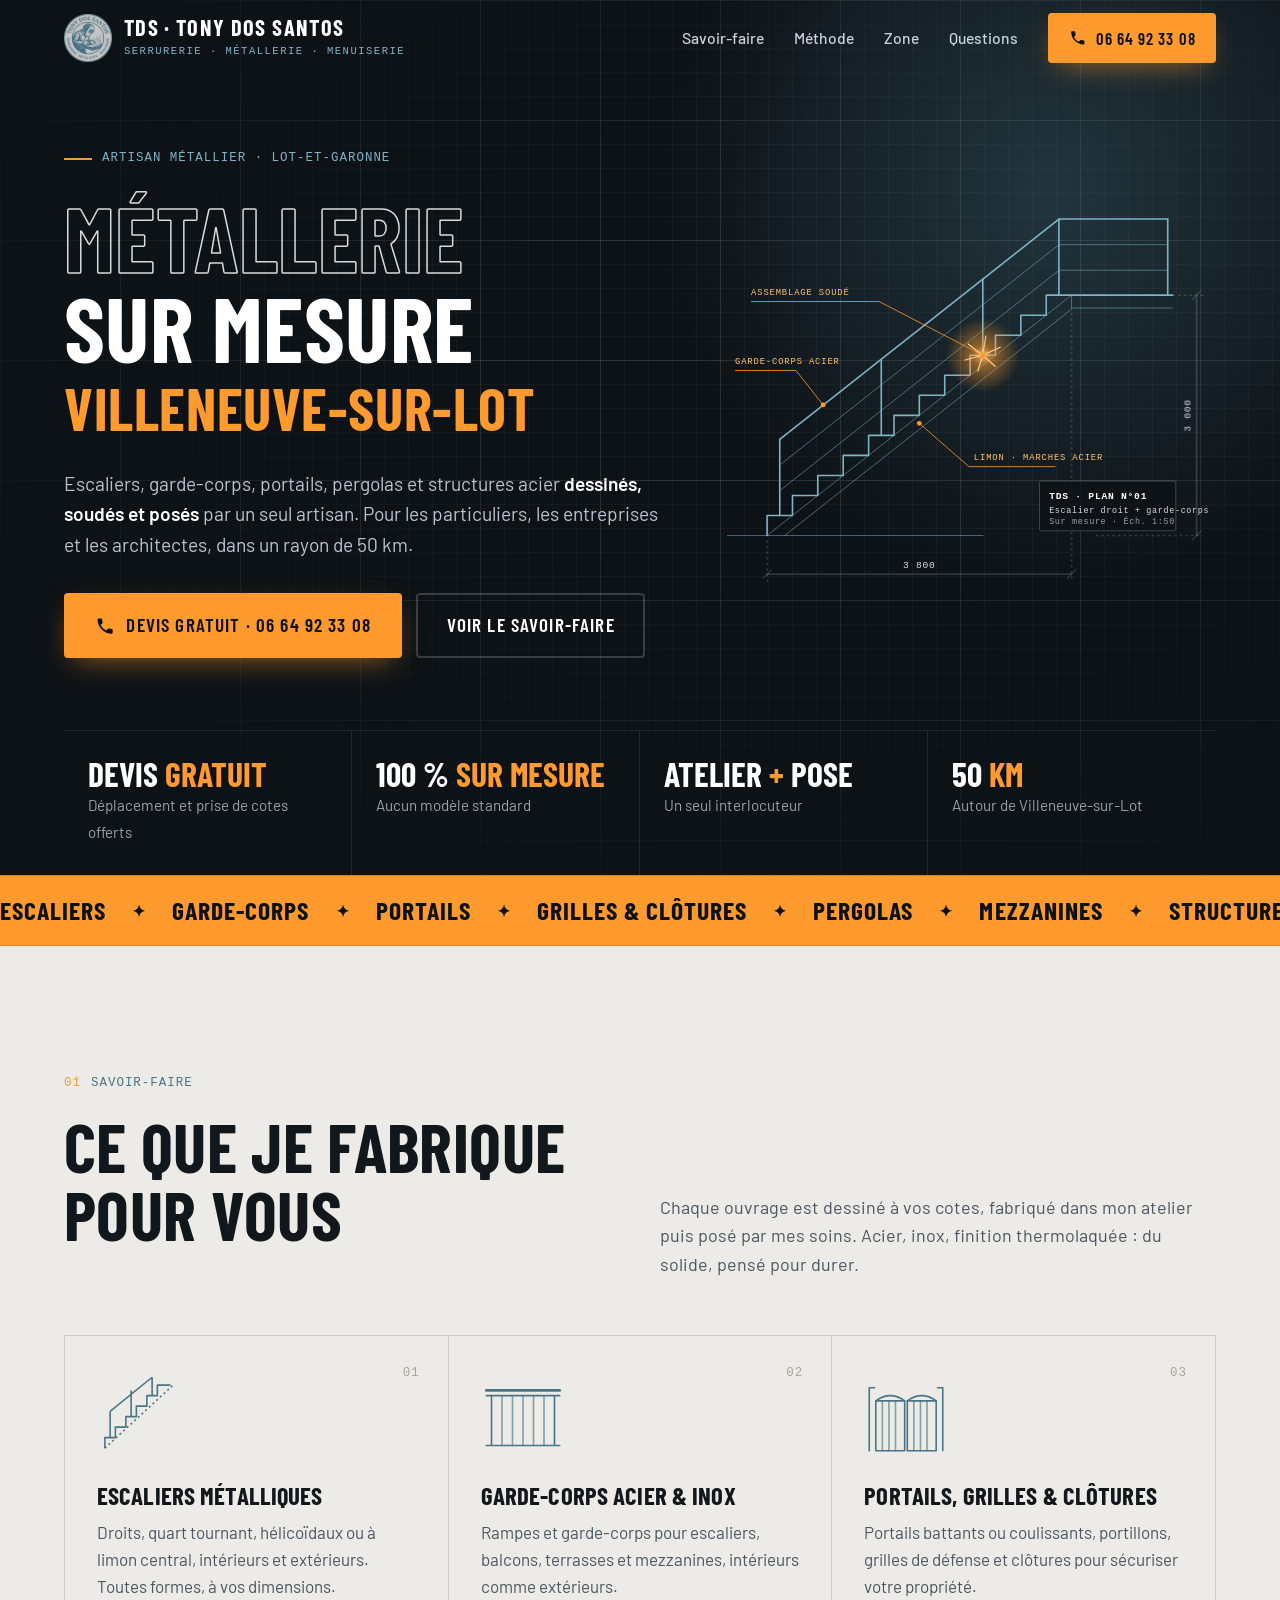
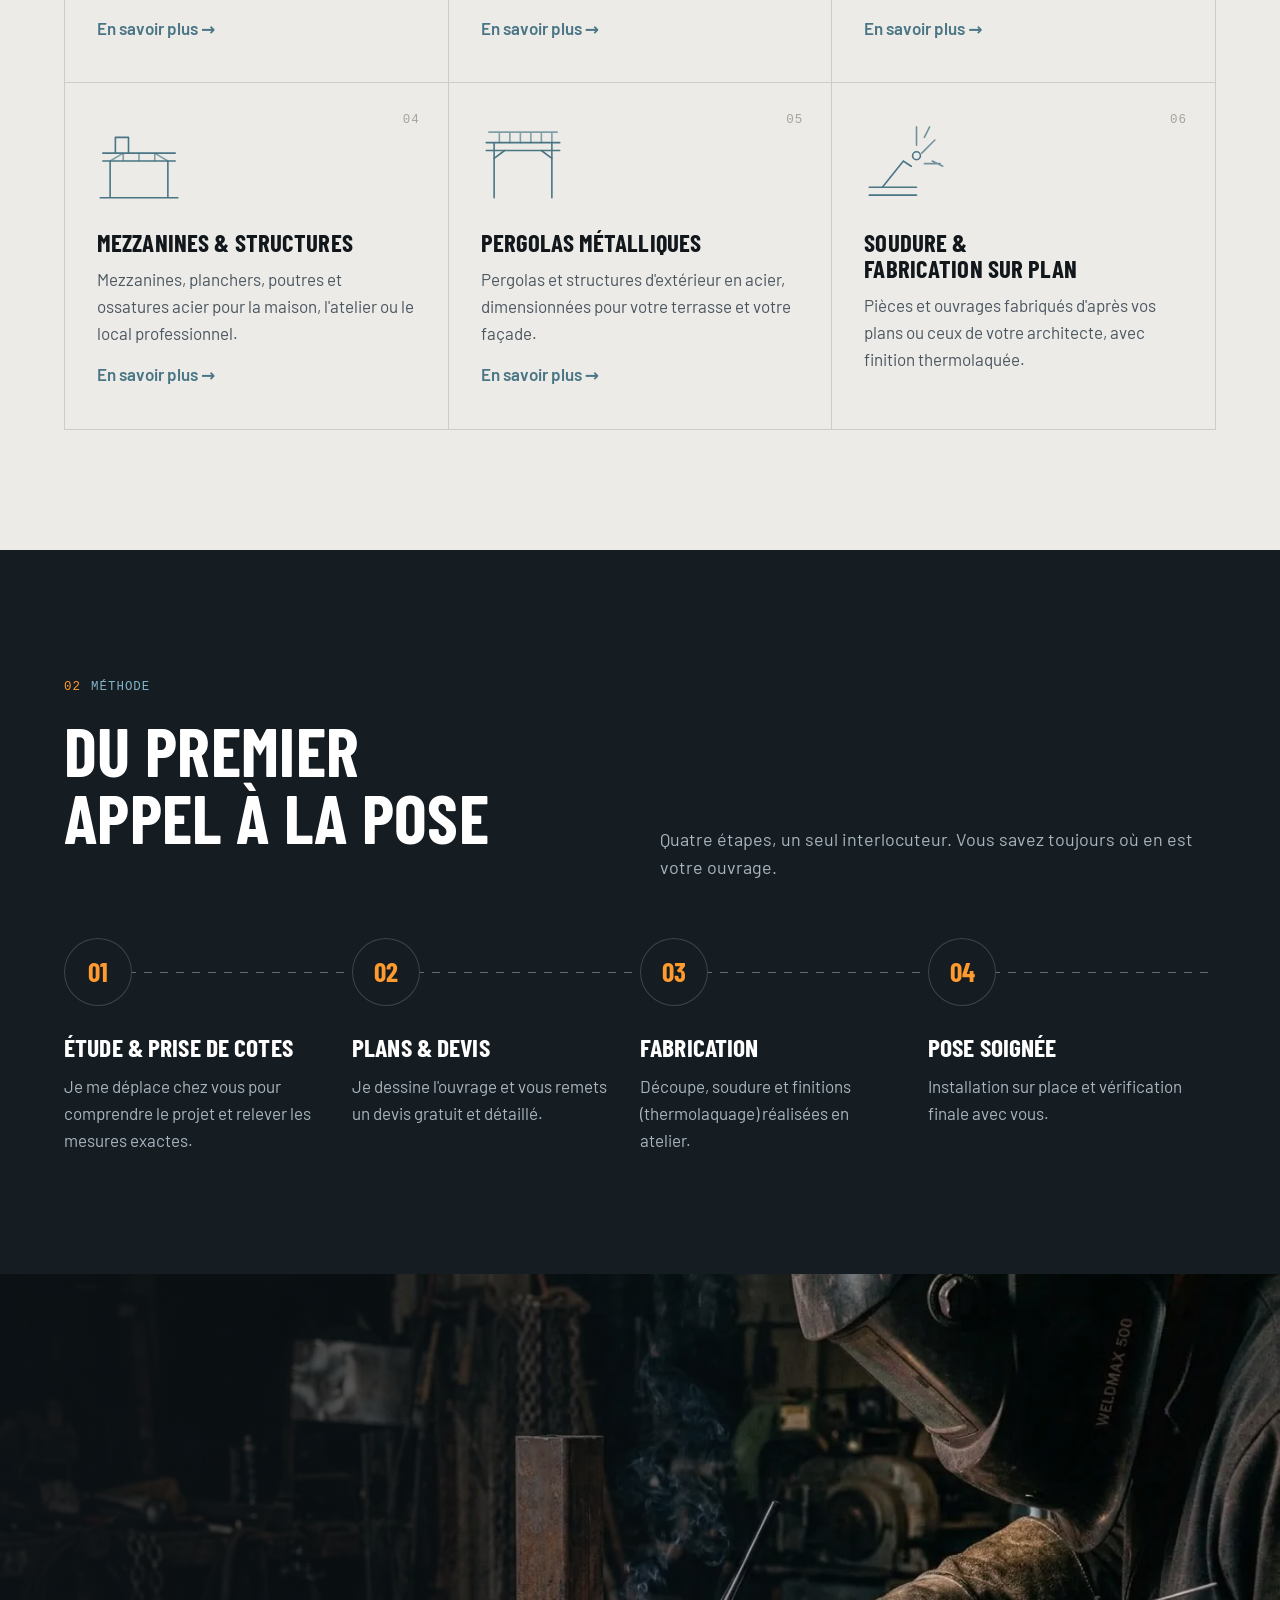
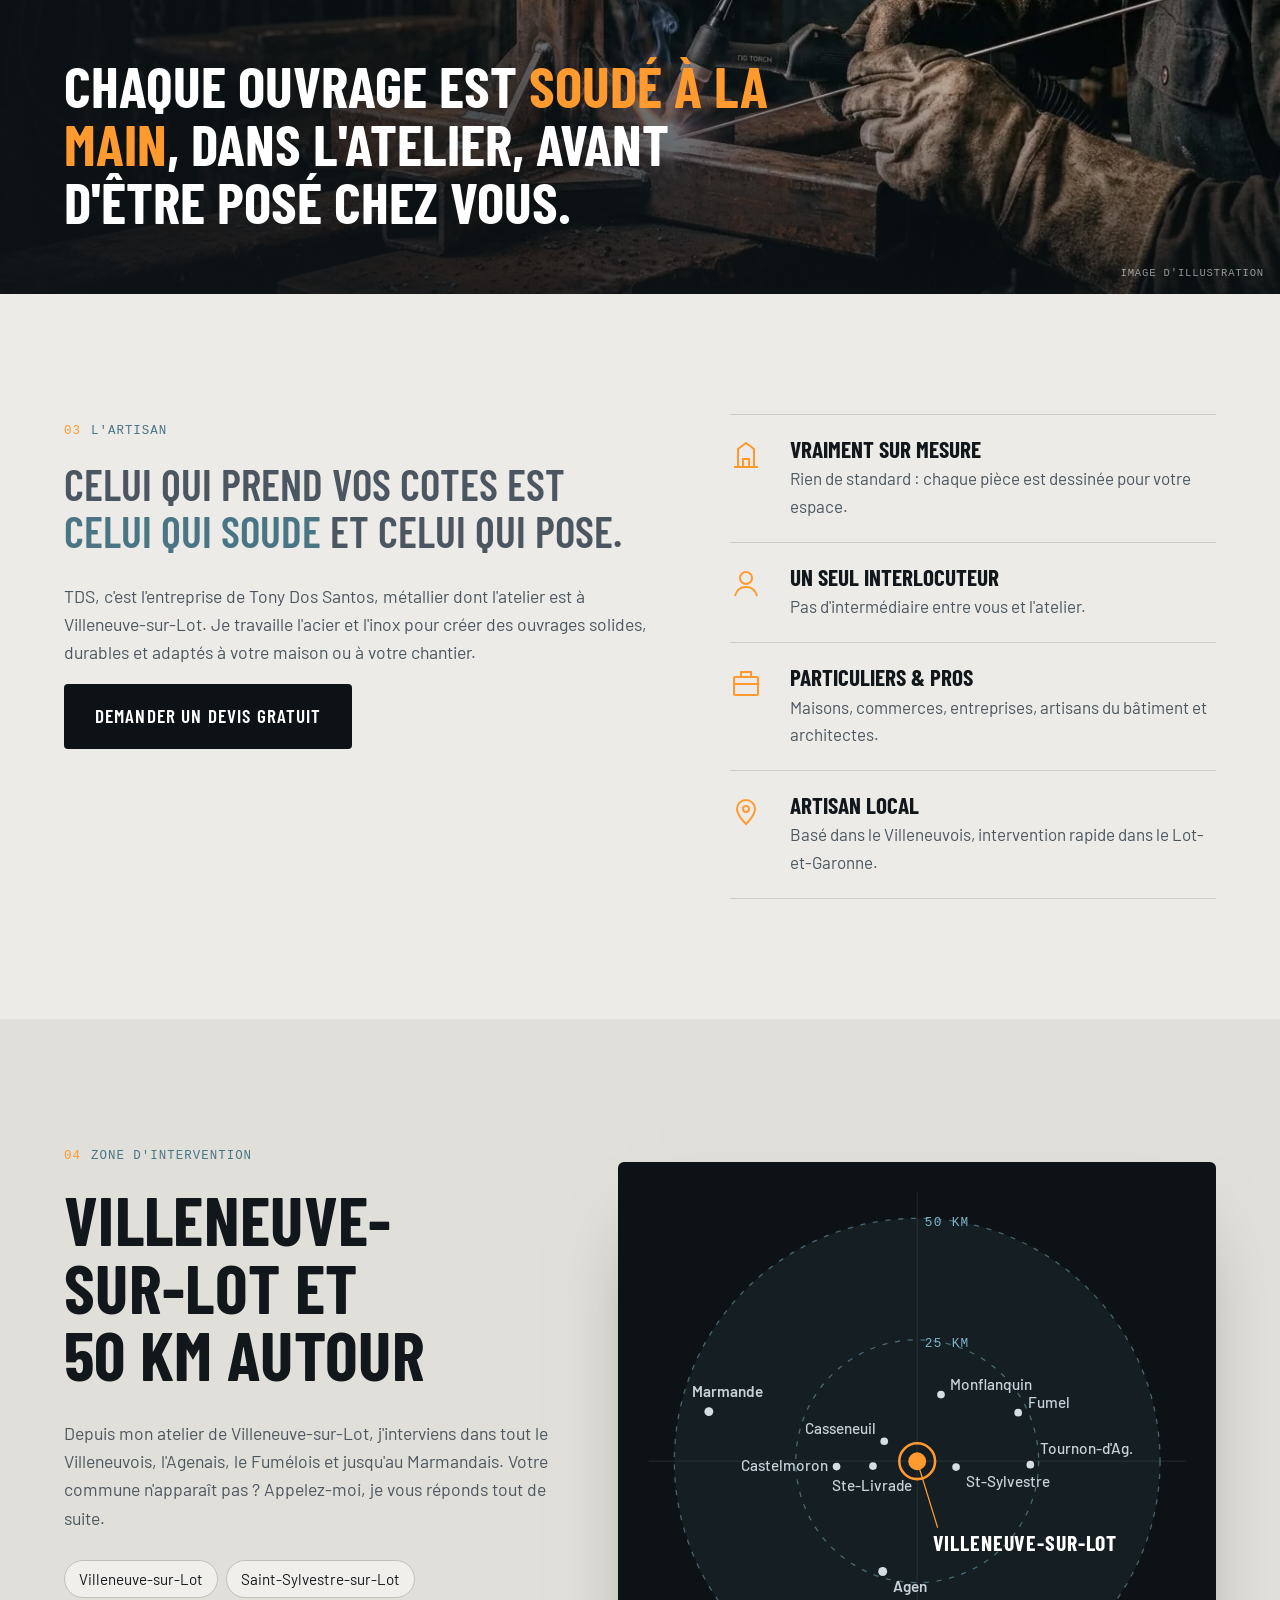
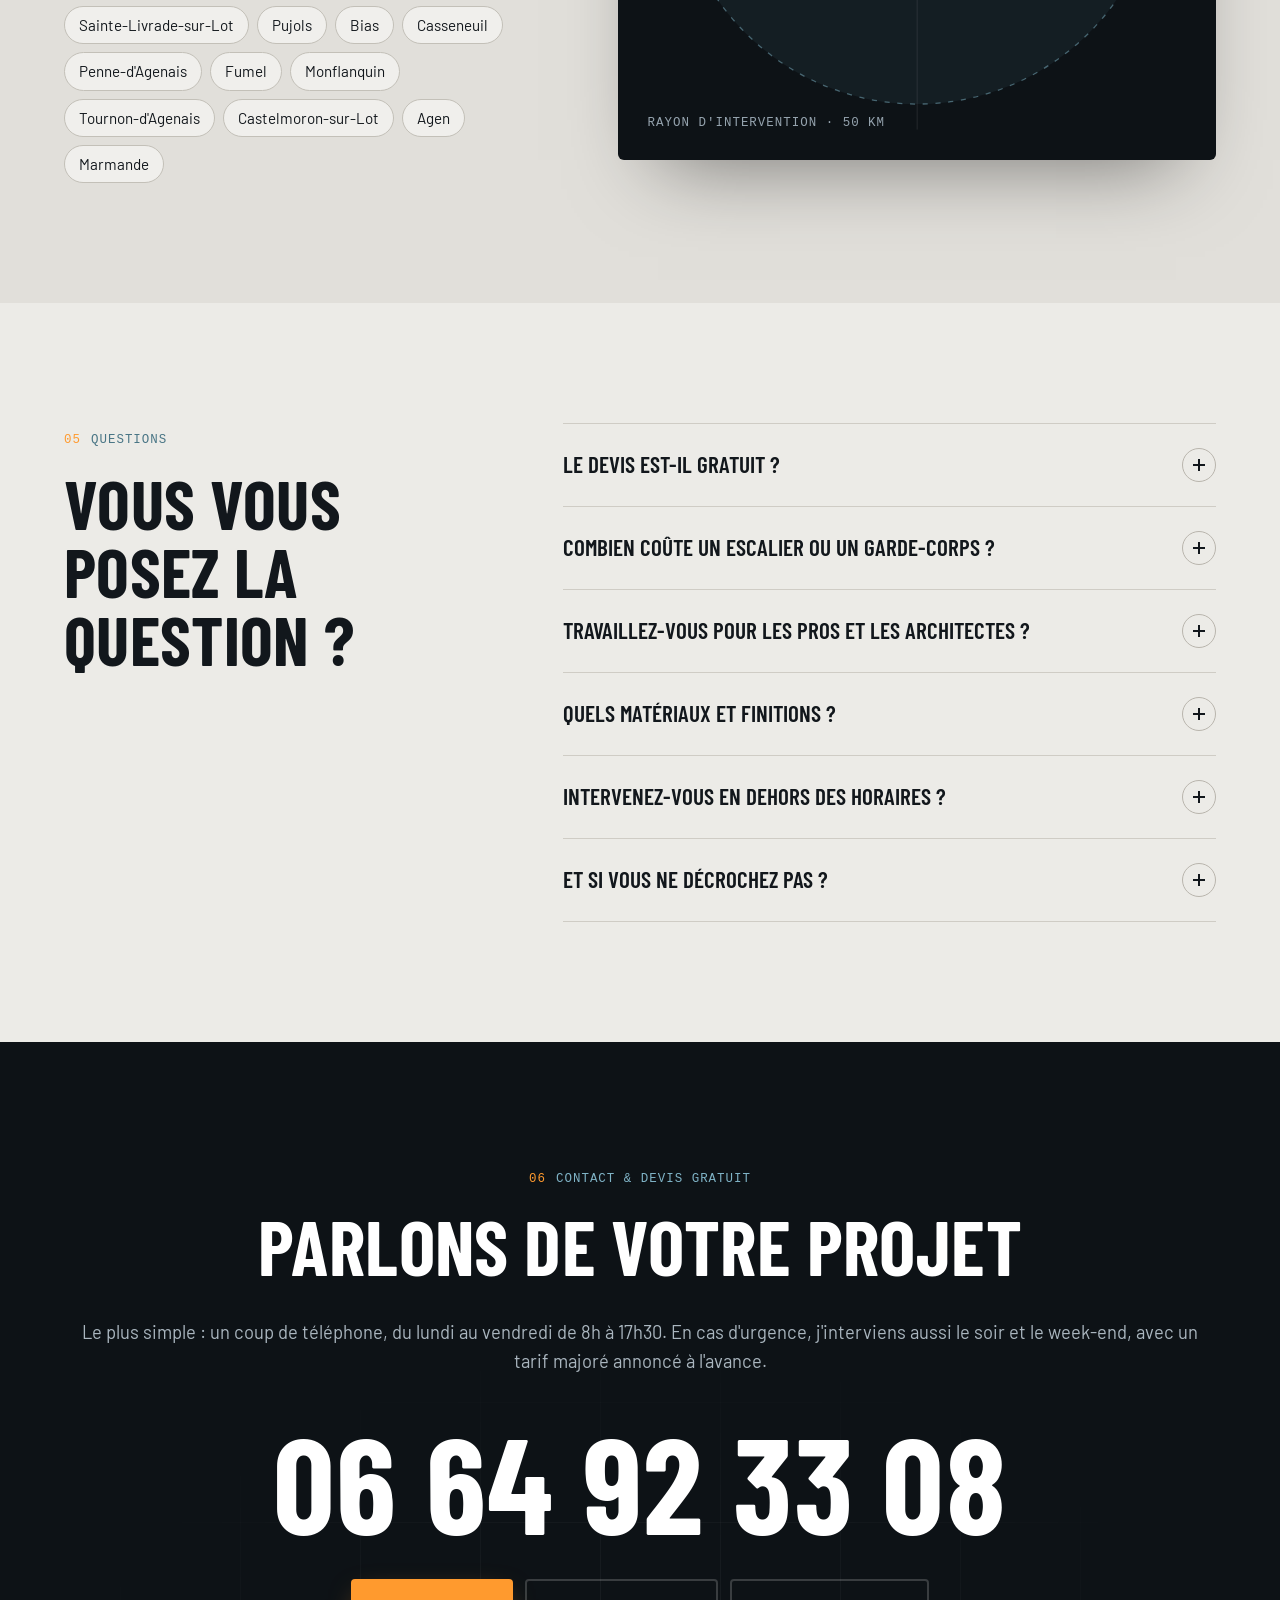
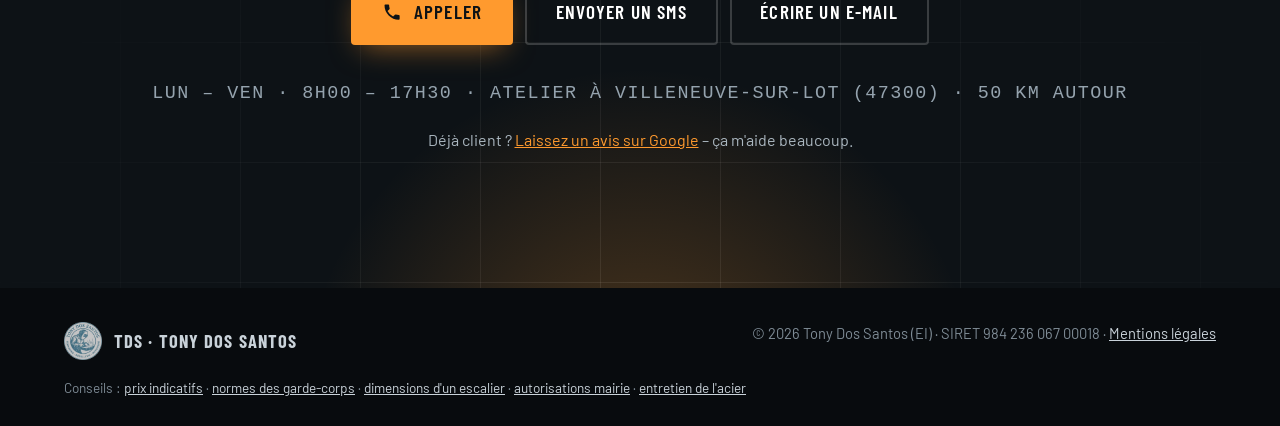
<file: index.html>
<!DOCTYPE html>
<html lang="fr" class="no-js">
<head>
  <meta charset="utf-8">
  <meta name="viewport" content="width=device-width, initial-scale=1">
  <title>Métallier serrurier à Villeneuve-sur-Lot | TDS – Tony Dos Santos</title>
  <meta name="description" content="Métallerie, serrurerie et menuiserie métallique sur mesure à Villeneuve-sur-Lot et 50 km autour : escaliers, garde-corps acier/inox, portails, pergolas, mezzanines. Devis gratuit au 06 64 92 33 08.">
  <link rel="canonical" href="https://tdsserrurie.github.io/">
  <meta name="theme-color" content="#0d1216">

  <meta property="og:type" content="website">
  <meta property="og:locale" content="fr_FR">
  <meta property="og:site_name" content="TDS – Tony Dos Santos">
  <meta property="og:title" content="TDS – Métallier serrurier à Villeneuve-sur-Lot">
  <meta property="og:description" content="Escaliers, garde-corps, portails, pergolas et structures acier sur mesure. Devis gratuit : 06 64 92 33 08.">
  <meta property="og:url" content="https://tdsserrurie.github.io/">
  <meta property="og:image" content="https://tdsserrurie.github.io/img/og-image.jpg">
  <meta property="og:image:width" content="1200">
  <meta property="og:image:height" content="630">

  <link rel="icon" href="favicon.ico" sizes="any">
  <link rel="icon" href="favicon-32.png" type="image/png" sizes="32x32">
  <link rel="apple-touch-icon" href="apple-touch-icon.png">
  <link rel="preload" href="fonts/barlow-condensed-latin-700-normal.woff2" as="font" type="font/woff2" crossorigin>
  <link rel="preload" href="fonts/barlow-latin-400-normal.woff2" as="font" type="font/woff2" crossorigin>
  <link rel="stylesheet" href="style.css">
  <script>document.documentElement.classList.remove("no-js");</script>

  <script type="application/ld+json">
  {
    "@context": "https://schema.org",
    "@type": "HomeAndConstructionBusiness",
    "@id": "https://tdsserrurie.github.io/#entreprise",
    "name": "TDS – Tony Dos Santos Serrurerie Métallerie Menuiserie",
    "alternateName": "TDS Métallerie",
    "description": "Métallier serrurier : fabrication et pose sur mesure d'escaliers métalliques, garde-corps acier et inox, portails, grilles, clôtures, pergolas, mezzanines et structures acier.",
    "url": "https://tdsserrurie.github.io/",
    "logo": "https://tdsserrurie.github.io/icon-512.png",
    "image": "https://tdsserrurie.github.io/img/og-image.jpg",
    "telephone": "+33664923308",
    "email": "tds.serrurie@gmail.com",
    "founder": { "@type": "Person", "name": "Tony Dos Santos" },
    "foundingDate": "2024-02-05",
    "taxID": "98423606700018",
    "address": {
      "@type": "PostalAddress",
      "addressLocality": "Villeneuve-sur-Lot",
      "postalCode": "47300",
      "addressRegion": "Nouvelle-Aquitaine",
      "addressCountry": "FR"
    },
    "areaServed": [
      "Villeneuve-sur-Lot", "Saint-Sylvestre-sur-Lot", "Sainte-Livrade-sur-Lot", "Pujols", "Bias",
      "Casseneuil", "Penne-d'Agenais", "Fumel", "Monflanquin", "Tournon-d'Agenais",
      "Castelmoron-sur-Lot", "Agen", "Marmande", "Lot-et-Garonne"
    ],
    "knowsAbout": ["Métallerie", "Serrurerie métallique", "Escalier métallique", "Garde-corps", "Portail acier", "Pergola métallique", "Mezzanine acier", "Soudure", "Thermolaquage"],
    "priceRange": "Devis gratuit",
    "openingHoursSpecification": [{ "@type": "OpeningHoursSpecification", "dayOfWeek": ["Monday", "Tuesday", "Wednesday", "Thursday", "Friday"], "opens": "08:00", "closes": "17:30" }]
  }
  </script>
</head>
<body>
  <a class="skip" href="#contenu">Aller au contenu</a>

  <header class="site-header" id="header">
    <div class="wrap">
      <a class="brand" href="#top" aria-label="TDS – Tony Dos Santos, retour en haut">
        <img src="img/logo-240.webp" alt="" width="48" height="48">
        <span><b>TDS · Tony Dos Santos</b><small>Serrurerie · Métallerie · Menuiserie</small></span>
      </a>
      <nav class="nav" aria-label="Navigation principale">
        <a href="#services">Savoir-faire</a>
        <a href="#methode">Méthode</a>
        <a href="#zone">Zone</a>
        <a href="#faq">Questions</a>
        <a class="btn btn-spark" href="tel:+33664923308" aria-label="Appeler le 06 64 92 33 08">
          <svg viewBox="0 0 24 24" fill="currentColor" aria-hidden="true"><path d="M6.6 10.8a15.1 15.1 0 0 0 6.6 6.6l2.2-2.2a1 1 0 0 1 1-.25 11.4 11.4 0 0 0 3.6.57 1 1 0 0 1 1 1V20a1 1 0 0 1-1 1A17 17 0 0 1 3 4a1 1 0 0 1 1-1h3.5a1 1 0 0 1 1 1c0 1.25.2 2.45.57 3.57a1 1 0 0 1-.25 1z"/></svg>
          <span class="label">06 64 92 33 08</span>
        </a>
      </nav>
    </div>
  </header>

  <main id="contenu">
    <!-- ===== HERO ===== -->
    <div class="hero" id="top">
      <div class="wrap">
        <div class="hero-grid">
          <div>
            <span class="tag mono">Artisan métallier · Lot-et-Garonne</span>
            <h1><span>Métallerie</span> sur mesure <em>Villeneuve-sur-Lot</em></h1>
            <p class="lead">Escaliers, garde-corps, portails, pergolas et structures acier <strong>dessinés, soudés et posés</strong> par un seul artisan. Pour les particuliers, les entreprises et les architectes, dans un rayon de 50&nbsp;km.</p>
            <div class="hero-cta">
              <a class="btn btn-spark" href="tel:+33664923308">
                <svg viewBox="0 0 24 24" fill="currentColor" aria-hidden="true"><path d="M6.6 10.8a15.1 15.1 0 0 0 6.6 6.6l2.2-2.2a1 1 0 0 1 1-.25 11.4 11.4 0 0 0 3.6.57 1 1 0 0 1 1 1V20a1 1 0 0 1-1 1A17 17 0 0 1 3 4a1 1 0 0 1 1-1h3.5a1 1 0 0 1 1 1c0 1.25.2 2.45.57 3.57a1 1 0 0 1-.25 1z"/></svg>
                Devis gratuit · 06 64 92 33 08
              </a>
              <a class="btn btn-line" href="#services">Voir le savoir-faire</a>
            </div>
          </div>

          <div class="drawing" aria-hidden="true">
            <svg viewBox="0 0 620 500" role="img">
              <defs>
                <radialGradient id="glow"><stop offset="0" stop-color="#ffd18a" stop-opacity=".95"/><stop offset=".25" stop-color="#ff9a2e" stop-opacity=".55"/><stop offset="1" stop-color="#ff9a2e" stop-opacity="0"/></radialGradient>
              </defs>
              <!-- cotes -->
              <g class="dim fade-late">
                <path d="M60 426V478M440 142V478" stroke-dasharray="3 4"/>
                <path d="M60 468H440M54 474l12-12M434 474l12-12"/>
                <path d="M566 120H604M470 420H604" stroke-dasharray="3 4"/>
                <path d="M596 120V420M590 126l12-12M590 426l12-12"/>
              </g>
              <text class="dim-txt fade-late" x="250" y="460" text-anchor="middle">3 800</text>
              <text class="dim-txt fade-late" x="588" y="270" text-anchor="middle" transform="rotate(-90 588 270)">3 000</text>

              <g class="draw">
                <!-- sol + palier -->
                <path class="ink-thin" d="M10 420H330"/>
                <path class="ink-thin" d="M440 136H566"/>
                <!-- limon -->
                <path class="ink-thin d2" d="M60 420L440 120V137.5L82 420"/>
                <!-- marches -->
                <path class="ink" d="M60 420V395H91.7V370H123.3V345H155V320H186.7V295H218.4V270H250V245H281.7V220H313.4V195H345V170H376.7V145H408.4V120H566"/>
                <!-- garde-corps : poteaux, main courante, lisses -->
                <path class="ink d3" d="M75.8 395V300M202.5 295V200M329.2 195V100M424.2 120V25M560 120V25"/>
                <path class="ink d3" d="M75.8 300L424.2 25H560"/>
                <path class="ink-thin d4" d="M75.8 332L424.2 57H560M75.8 364L424.2 89H560"/>
              </g>

              <!-- étincelle de soudure -->
              <circle class="spark-glow" cx="329.2" cy="195" r="46" fill="url(#glow)"/>
              <g stroke="#ffd18a" stroke-width="1.4" stroke-linecap="round" class="spark-glow">
                <path d="M329 195l-18-14M329 195l22-10M329 195l-6 20M329 195l16 14M329 195l-22 6M329 195l4-24"/>
              </g>

              <!-- annotations -->
              <g class="fade-late">
                <path class="leader" d="M329.2 195L200 128H40"/><circle class="dot" cx="329.2" cy="195" r="3.5"/>
                <text class="note" x="40" y="120">Assemblage soudé</text>
                <path class="leader" d="M130 257L96 214H20"/><circle class="dot" cx="130" cy="257" r="3"/>
                <text class="note" x="20" y="206">Garde-corps acier</text>
                <path class="leader" d="M250 280L312 334H420"/><circle class="dot" cx="250" cy="280" r="3"/>
                <text class="note" x="318" y="326">Limon · marches acier</text>
                <rect class="cartouche" x="400" y="352" width="170" height="62" rx="2"/>
                <text class="dim-txt" x="412" y="374" style="fill:#fff;font-weight:700">TDS · PLAN N°01</text>
                <text class="dim-txt" x="412" y="392" style="font-size:10.5px">Escalier droit + garde-corps</text>
                <text class="dim-txt" x="412" y="406" style="font-size:10.5px;fill:#95a3ae">Sur mesure · Éch. 1:50</text>
              </g>
            </svg>
          </div>
        </div>

        <div class="facts">
          <div><b>Devis <i>gratuit</i></b><span>Déplacement et prise de cotes offerts</span></div>
          <div><b>100&nbsp;% <i>sur mesure</i></b><span>Aucun modèle standard</span></div>
          <div><b>Atelier <i>+</i> pose</b><span>Un seul interlocuteur</span></div>
          <div><b>50&nbsp;<i>km</i></b><span>Autour de Villeneuve-sur-Lot</span></div>
        </div>
      </div>
    </div>

    <div class="ticker" aria-hidden="true">
      <div class="ticker-track">
        <span>Escaliers</span><span>Garde-corps</span><span>Portails</span><span>Grilles &amp; clôtures</span><span>Pergolas</span><span>Mezzanines</span><span>Structures acier</span><span>Soudure</span><span>Thermolaquage</span>
        <span>Escaliers</span><span>Garde-corps</span><span>Portails</span><span>Grilles &amp; clôtures</span><span>Pergolas</span><span>Mezzanines</span><span>Structures acier</span><span>Soudure</span><span>Thermolaquage</span>
      </div>
    </div>

    <!-- ===== SERVICES ===== -->
    <section id="services">
      <div class="wrap">
        <div class="head reveal">
          <div>
            <span class="kicker mono"><b>01</b> Savoir-faire</span>
            <h2>Ce que je fabrique pour vous</h2>
          </div>
          <p>Chaque ouvrage est dessiné à vos cotes, fabriqué dans mon atelier puis posé par mes soins. Acier, inox, finition thermolaquée : du solide, pensé pour durer.</p>
        </div>

        <div class="services-grid">
          <article class="svc reveal">
            <span class="num mono">01</span>
            <svg viewBox="0 0 64 64" fill="none" stroke="currentColor" stroke-width="1.6" stroke-linejoin="round" aria-hidden="true"><path d="M6 58V50h8v-8h8v-8h8v-8h8v-8h8v-8h10"/><path d="M6 58L58 10" stroke-dasharray="2 3"/><path d="M10 50V30M26 34V14M42 18V4M10 30L42 4"/></svg>
            <h3>Escaliers métalliques</h3>
            <p>Droits, quart tournant, hélicoïdaux ou à limon central, intérieurs et extérieurs. Toutes formes, à vos dimensions.</p>
            <a class="more" href="escalier-metallique.html">En savoir plus</a>
          </article>
          <article class="svc reveal">
            <span class="num mono">02</span>
            <svg viewBox="0 0 64 64" fill="none" stroke="currentColor" stroke-width="1.6" stroke-linecap="round" aria-hidden="true"><path d="M4 18h56M4 56h56M8 18v38M56 18v38"/><path d="M16 18v38M24 18v38M32 18v38M40 18v38M48 18v38" opacity=".65"/><path d="M4 14h56" stroke-width="2.6"/></svg>
            <h3>Garde-corps acier &amp; inox</h3>
            <p>Rampes et garde-corps pour escaliers, balcons, terrasses et mezzanines, intérieurs comme extérieurs.</p>
            <a class="more" href="garde-corps.html">En savoir plus</a>
          </article>
          <article class="svc reveal">
            <span class="num mono">03</span>
            <svg viewBox="0 0 64 64" fill="none" stroke="currentColor" stroke-width="1.6" stroke-linecap="round" stroke-linejoin="round" aria-hidden="true"><path d="M4 60V12M60 60V12M4 12h4M56 12h4"/><path d="M9 22h22v38H9zM33 22h22v38H33z"/><path d="M14 22v38M19 22v38M24 22v38M38 22v38M43 22v38M48 22v38" opacity=".65"/><path d="M9 22q11-8 22 0M33 22q11-8 22 0"/></svg>
            <h3>Portails, grilles &amp; clôtures</h3>
            <p>Portails battants ou coulissants, portillons, grilles de défense et clôtures pour sécuriser votre propriété.</p>
            <a class="more" href="portail-cloture.html">En savoir plus</a>
          </article>
          <article class="svc reveal">
            <span class="num mono">04</span>
            <svg viewBox="0 0 64 64" fill="none" stroke="currentColor" stroke-width="1.6" stroke-linejoin="round" aria-hidden="true"><path d="M4 26h56M4 32h56M10 32v28M54 32v28M2 60h60"/><path d="M10 32l10-6M54 32l-10-6M20 26v6M32 26v6M44 26v6" opacity=".65"/><path d="M14 26V14h10v12" /></svg>
            <h3>Mezzanines &amp; structures</h3>
            <p>Mezzanines, planchers, poutres et ossatures acier pour la maison, l'atelier ou le local professionnel.</p>
            <a class="more" href="mezzanine-structure-acier.html">En savoir plus</a>
          </article>
          <article class="svc reveal">
            <span class="num mono">05</span>
            <svg viewBox="0 0 64 64" fill="none" stroke="currentColor" stroke-width="1.6" stroke-linecap="round" aria-hidden="true"><path d="M4 18h56M4 24h56M10 18v42M54 18v42"/><path d="M14 18v-8M22 18v-8M30 18v-8M38 18v-8M46 18v-8M54 18v-8M6 10h52" opacity=".65"/><path d="M10 30l8-6M54 30l-8-6"/></svg>
            <h3>Pergolas métalliques</h3>
            <p>Pergolas et structures d'extérieur en acier, dimensionnées pour votre terrasse et votre façade.</p>
            <a class="more" href="pergola-metallique.html">En savoir plus</a>
          </article>
          <article class="svc reveal">
            <span class="num mono">06</span>
            <svg viewBox="0 0 64 64" fill="none" stroke="currentColor" stroke-width="1.6" stroke-linecap="round" aria-hidden="true"><path d="M4 52h36M4 58h36" /><path d="M14 52L30 32l6 4" /><path d="M44 26l10-10M46 34h12M40 20V6M52 32l8 4M46 14l4-8" opacity=".75"/><circle cx="40" cy="28" r="3"/></svg>
            <h3>Soudure &amp; fabrication sur plan</h3>
            <p>Pièces et ouvrages fabriqués d'après vos plans ou ceux de votre architecte, avec finition thermolaquée.</p>
          </article>
        </div>
      </div>
    </section>

    <!-- ===== MÉTHODE ===== -->
    <section class="dark" id="methode">
      <div class="wrap">
        <div class="head reveal">
          <div>
            <span class="kicker mono"><b>02</b> Méthode</span>
            <h2>Du premier appel à la pose</h2>
          </div>
          <p>Quatre étapes, un seul interlocuteur. Vous savez toujours où en est votre ouvrage.</p>
        </div>
        <ol class="steps">
          <li class="reveal"><h3>Étude &amp; prise de cotes</h3><p>Je me déplace chez vous pour comprendre le projet et relever les mesures exactes.</p></li>
          <li class="reveal"><h3>Plans &amp; devis</h3><p>Je dessine l'ouvrage et vous remets un devis gratuit et détaillé.</p></li>
          <li class="reveal"><h3>Fabrication</h3><p>Découpe, soudure et finitions (thermolaquage) réalisées en atelier.</p></li>
          <li class="reveal"><h3>Pose soignée</h3><p>Installation sur place et vérification finale avec vous.</p></li>
        </ol>
      </div>
    </section>

    <!-- ===== ATOUTS ===== -->
    <!-- ===== BANDEAU ILLUSTRATION ===== -->
    <div class="photo-band" role="img" aria-label="Illustration : soudure TIG d'une structure en tube acier dans un atelier">
      <picture>
        <source type="image/webp" srcset="img/atelier-soudure-800.webp 800w, img/atelier-soudure-1408.webp 1408w" sizes="100vw">
        <img src="img/atelier-soudure-1408.jpg" alt="" width="1408" height="768" loading="lazy" decoding="async">
      </picture>
      <div class="photo-band-text wrap reveal">
        <p class="big-quote">Chaque ouvrage est <em>soudé à la main</em>, dans l'atelier, avant d'être posé chez vous.</p>
      </div>
      <span class="photo-credit mono">Image d'illustration</span>
    </div>

    <section id="atouts">
      <div class="wrap about">
        <div class="reveal">
          <span class="kicker mono"><b>03</b> L'artisan</span>
          <p class="big">Celui qui prend vos cotes est <mark>celui qui soude</mark> et celui qui pose.</p>
          <p>TDS, c'est l'entreprise de Tony Dos Santos, métallier dont l'atelier est à Villeneuve-sur-Lot. Je travaille l'acier et l'inox pour créer des ouvrages solides, durables et adaptés à votre maison ou à votre chantier.</p>
          <a class="btn btn-dark" href="tel:+33664923308">Demander un devis gratuit</a>
        </div>
        <ul class="pros reveal">
          <li><svg viewBox="0 0 32 32" fill="none" stroke="currentColor" stroke-width="2" aria-hidden="true"><path d="M4 28h24M8 28V10l8-6 8 6v18"/><path d="M13 28v-8h6v8"/></svg><div><b>Vraiment sur mesure</b><span>Rien de standard : chaque pièce est dessinée pour votre espace.</span></div></li>
          <li><svg viewBox="0 0 32 32" fill="none" stroke="currentColor" stroke-width="2" aria-hidden="true"><circle cx="16" cy="11" r="6"/><path d="M5 29c1.5-6 6-9 11-9s9.5 3 11 9"/></svg><div><b>Un seul interlocuteur</b><span>Pas d'intermédiaire entre vous et l'atelier.</span></div></li>
          <li><svg viewBox="0 0 32 32" fill="none" stroke="currentColor" stroke-width="2" aria-hidden="true"><rect x="4" y="10" width="24" height="18" rx="1"/><path d="M11 10V5h10v5M4 17h24"/></svg><div><b>Particuliers &amp; pros</b><span>Maisons, commerces, entreprises, artisans du bâtiment et architectes.</span></div></li>
          <li><svg viewBox="0 0 32 32" fill="none" stroke="currentColor" stroke-width="2" aria-hidden="true"><path d="M16 29s-9-8.5-9-15a9 9 0 0 1 18 0c0 6.5-9 15-9 15z"/><circle cx="16" cy="14" r="3"/></svg><div><b>Artisan local</b><span>Basé dans le Villeneuvois, intervention rapide dans le Lot-et-Garonne.</span></div></li>
        </ul>
      </div>
    </section>

    <!--
      RÉALISATIONS — à activer quand les photos sont prêtes (voir le guide).
    -->

    <!-- ===== ZONE ===== -->
    <section class="zone" id="zone">
      <div class="wrap zone-grid">
        <div class="reveal">
          <span class="kicker mono"><b>04</b> Zone d'intervention</span>
          <h2>Villeneuve-sur-Lot et 50&nbsp;km autour</h2>
          <p>Depuis mon atelier de Villeneuve-sur-Lot, j'interviens dans tout le Villeneuvois, l'Agenais, le Fumélois et jusqu'au Marmandais. Votre commune n'apparaît pas&nbsp;? Appelez-moi, je vous réponds tout de suite.</p>
          <ul class="towns">
            <li>Villeneuve-sur-Lot</li><li>Saint-Sylvestre-sur-Lot</li><li>Sainte-Livrade-sur-Lot</li><li>Pujols</li><li>Bias</li><li>Casseneuil</li><li>Penne-d'Agenais</li><li>Fumel</li><li>Monflanquin</li><li>Tournon-d'Agenais</li><li>Castelmoron-sur-Lot</li><li>Agen</li><li>Marmande</li>
          </ul>
        </div>
        <div class="map reveal" role="img" aria-label="Carte de la zone d'intervention : 50 km autour de Villeneuve-sur-Lot, jusqu'à Agen, Fumel et Marmande">
          <svg viewBox="0 0 440 440">
            <path class="axis" d="M220 10V430M10 220H430"/>
            <circle class="ring-fill" cx="220" cy="220" r="190"/>
            <circle class="ring" cx="220" cy="220" r="190"/>
            <circle class="ring" cx="220" cy="220" r="95"/>
            <text class="rlbl" x="226" y="36">50 KM</text>
            <text class="rlbl" x="226" y="131">25 KM</text>
            <g>
              <circle class="pt" cx="250.4" cy="224.6" r="3"/><text class="lbl" x="258" y="240">St-Sylvestre</text>
              <circle class="pt" cx="185.4" cy="223.8" r="3"/><text class="lbl" x="185" y="243" text-anchor="middle">Ste-Livrade</text>
              <circle class="pt" cx="194.2" cy="204.4" r="3"/><text class="lbl" x="188" y="199" text-anchor="end">Casseneuil</text>
              <circle class="pt" cx="238.6" cy="167.9" r="3"/><text class="lbl" x="246" y="164">Monflanquin</text>
              <circle class="pt" cx="299" cy="182" r="3"/><text class="lbl" x="307" y="178">Fumel</text>
              <circle class="pt" cx="308.5" cy="222.7" r="3"/><text class="lbl" x="316" y="214">Tournon-d'Ag.</text>
              <circle class="pt" cx="156.9" cy="224.2" r="3"/><text class="lbl" x="150" y="228" text-anchor="end">Castelmoron</text>
              <circle class="pt" cx="193" cy="306.3" r="3.5"/><text class="lbl" x="201" y="322" style="font-weight:600">Agen</text>
              <circle class="pt" cx="57" cy="181.2" r="3.5"/><text class="lbl" x="44" y="170" style="font-weight:600">Marmande</text>
            </g>
            <circle class="pulse" cx="220" cy="220" r="14"/>
            <circle class="home" cx="220" cy="220" r="7"/>
            <path d="M220 220L236 272" stroke="#ff9a2e" stroke-width="1"/><text class="home-lbl" x="232" y="290">Villeneuve-sur-Lot</text>
          </svg>
          <span class="map-caption mono">Rayon d'intervention · 50 km</span>
        </div>
      </div>
    </section>

    <!-- ===== FAQ ===== -->
    <section class="faq" id="faq">
      <div class="wrap faq-grid">
        <div class="reveal">
          <span class="kicker mono"><b>05</b> Questions</span>
          <h2>Vous vous posez la question&nbsp;?</h2>
        </div>
        <div class="reveal">
          <details>
            <summary>Le devis est-il gratuit&nbsp;?<i aria-hidden="true"></i></summary>
            <p>Oui. Je me déplace pour étudier votre projet et prendre les cotes, puis je vous remets un devis détaillé, gratuit et sans engagement.</p>
          </details>
          <details>
            <summary>Combien coûte un escalier ou un garde-corps&nbsp;?<i aria-hidden="true"></i></summary>
            <p>Chaque ouvrage est sur mesure, donc le prix dépend de vos dimensions et des finitions. Pour un premier ordre de grandeur, consultez la page <a href="prix-metallerie.html">prix indicatifs</a>, puis demandez votre devis gratuit.</p>
          </details>
          <details>
            <summary>Travaillez-vous pour les pros et les architectes&nbsp;?<i aria-hidden="true"></i></summary>
            <p>Oui. En plus des particuliers, je réalise des ouvrages pour les entreprises, les commerces et les architectes, y compris la fabrication d'après vos plans.</p>
          </details>
          <details>
            <summary>Quels matériaux et finitions&nbsp;?<i aria-hidden="true"></i></summary>
            <p>Je travaille principalement l'acier et l'inox. Les ouvrages en acier peuvent être thermolaqués dans la teinte de votre choix pour une finition durable, y compris en extérieur.</p>
          </details>
          <details>
            <summary>Intervenez-vous en dehors des horaires&nbsp;?<i aria-hidden="true"></i></summary>
            <p>Oui. Pour une urgence (portail ou grille endommagés, ouvrage à sécuriser) ou un chantier qui ne peut se faire qu'en dehors de vos heures d'ouverture, j'interviens aussi le soir et le week-end. Ces interventions sont facturées avec un tarif majoré, toujours annoncé avant de commencer.</p>
          </details>
          <details>
            <summary>Et si vous ne décrochez pas&nbsp;?<i aria-hidden="true"></i></summary>
            <p>Je suis souvent à l'atelier ou sur chantier. Laissez-moi un message vocal ou un SMS au 06&nbsp;64&nbsp;92&nbsp;33&nbsp;08 avec votre nom et votre commune : je vous rappelle.</p>
          </details>
        </div>
      </div>
    </section>

    <!-- ===== CONTACT ===== -->
    <section class="contact" id="contact">
      <div class="wrap reveal">
        <span class="kicker mono"><b>06</b> Contact &amp; devis gratuit</span>
        <h2>Parlons de votre projet</h2>
        <p>Le plus simple&nbsp;: un coup de téléphone, du lundi au vendredi de 8h à 17h30. En cas d'urgence, j'interviens aussi le soir et le week-end, avec un tarif majoré annoncé à l'avance.</p>
        <a class="phone" href="tel:+33664923308">06 64 92 33 08</a>
        <div class="contact-actions">
          <a class="btn btn-spark" href="tel:+33664923308">
            <svg viewBox="0 0 24 24" fill="currentColor" aria-hidden="true"><path d="M6.6 10.8a15.1 15.1 0 0 0 6.6 6.6l2.2-2.2a1 1 0 0 1 1-.25 11.4 11.4 0 0 0 3.6.57 1 1 0 0 1 1 1V20a1 1 0 0 1-1 1A17 17 0 0 1 3 4a1 1 0 0 1 1-1h3.5a1 1 0 0 1 1 1c0 1.25.2 2.45.57 3.57a1 1 0 0 1-.25 1z"/></svg>
            Appeler
          </a>
          <a class="btn btn-line" href="sms:+33664923308">Envoyer un SMS</a>
          <a class="btn btn-line" href="mailto:tds.serrurie@gmail.com?subject=Demande%20de%20devis">Écrire un e-mail</a>
        </div>
        <p class="meta mono">Lun – Ven · 8h00 – 17h30 · Atelier à Villeneuve-sur-Lot (47300) · 50 km autour</p>
        <p class="review">Déjà client&nbsp;? <a href="https://g.page/r/CUkbQ4ayOFBFEBM/review" target="_blank" rel="noopener">Laissez un avis sur Google</a> – ça m'aide beaucoup.</p>
      </div>
    </section>
  </main>

  <footer class="site-footer">
    <div class="wrap">
      <a class="brand" href="#top"><img src="img/logo-240.webp" alt="" width="38" height="38"><span><b>TDS · Tony Dos Santos</b></span></a>
      <p>© <span id="y">2026</span> Tony Dos Santos (EI) · SIRET 984 236 067 00018 · <a href="mentions-legales.html">Mentions légales</a></p>
      <p class="footer-guides">Conseils : <a href="prix-metallerie.html">prix indicatifs</a> · <a href="guide-garde-corps-normes.html">normes des garde-corps</a> · <a href="guide-dimensions-escalier.html">dimensions d'un escalier</a> · <a href="guide-autorisation-mairie-pergola-portail.html">autorisations mairie</a> · <a href="guide-entretien-acier-thermolaque.html">entretien de l'acier</a></p>
    </div>
  </footer>

  <div class="callbar" id="callbar">
    <a class="btn btn-spark" href="tel:+33664923308">
      <svg viewBox="0 0 24 24" fill="currentColor" aria-hidden="true"><path d="M6.6 10.8a15.1 15.1 0 0 0 6.6 6.6l2.2-2.2a1 1 0 0 1 1-.25 11.4 11.4 0 0 0 3.6.57 1 1 0 0 1 1 1V20a1 1 0 0 1-1 1A17 17 0 0 1 3 4a1 1 0 0 1 1-1h3.5a1 1 0 0 1 1 1c0 1.25.2 2.45.57 3.57a1 1 0 0 1-.25 1z"/></svg>
      Appeler Tony
    </a>
    <a class="btn btn-line" href="sms:+33664923308">SMS</a>
  </div>

  <script>
    (function () {
      document.getElementById("y").textContent = new Date().getFullYear();
      var header = document.getElementById("header"), bar = document.getElementById("callbar");
      function onScroll() {
        var y = window.scrollY;
        header.classList.toggle("is-solid", y > 40);
        bar.classList.toggle("is-visible", y > 420);
      }
      onScroll(); window.addEventListener("scroll", onScroll, { passive: true });
      var els = document.querySelectorAll(".reveal");
      if (!("IntersectionObserver" in window)) { els.forEach(function (e) { e.classList.add("in"); }); return; }
      var io = new IntersectionObserver(function (entries) {
        entries.forEach(function (e) { if (e.isIntersecting) { e.target.classList.add("in"); io.unobserve(e.target); } });
      }, { rootMargin: "0px 0px -8% 0px" });
      els.forEach(function (e) { io.observe(e); });
    })();
  </script>
</body>
</html>
</file>
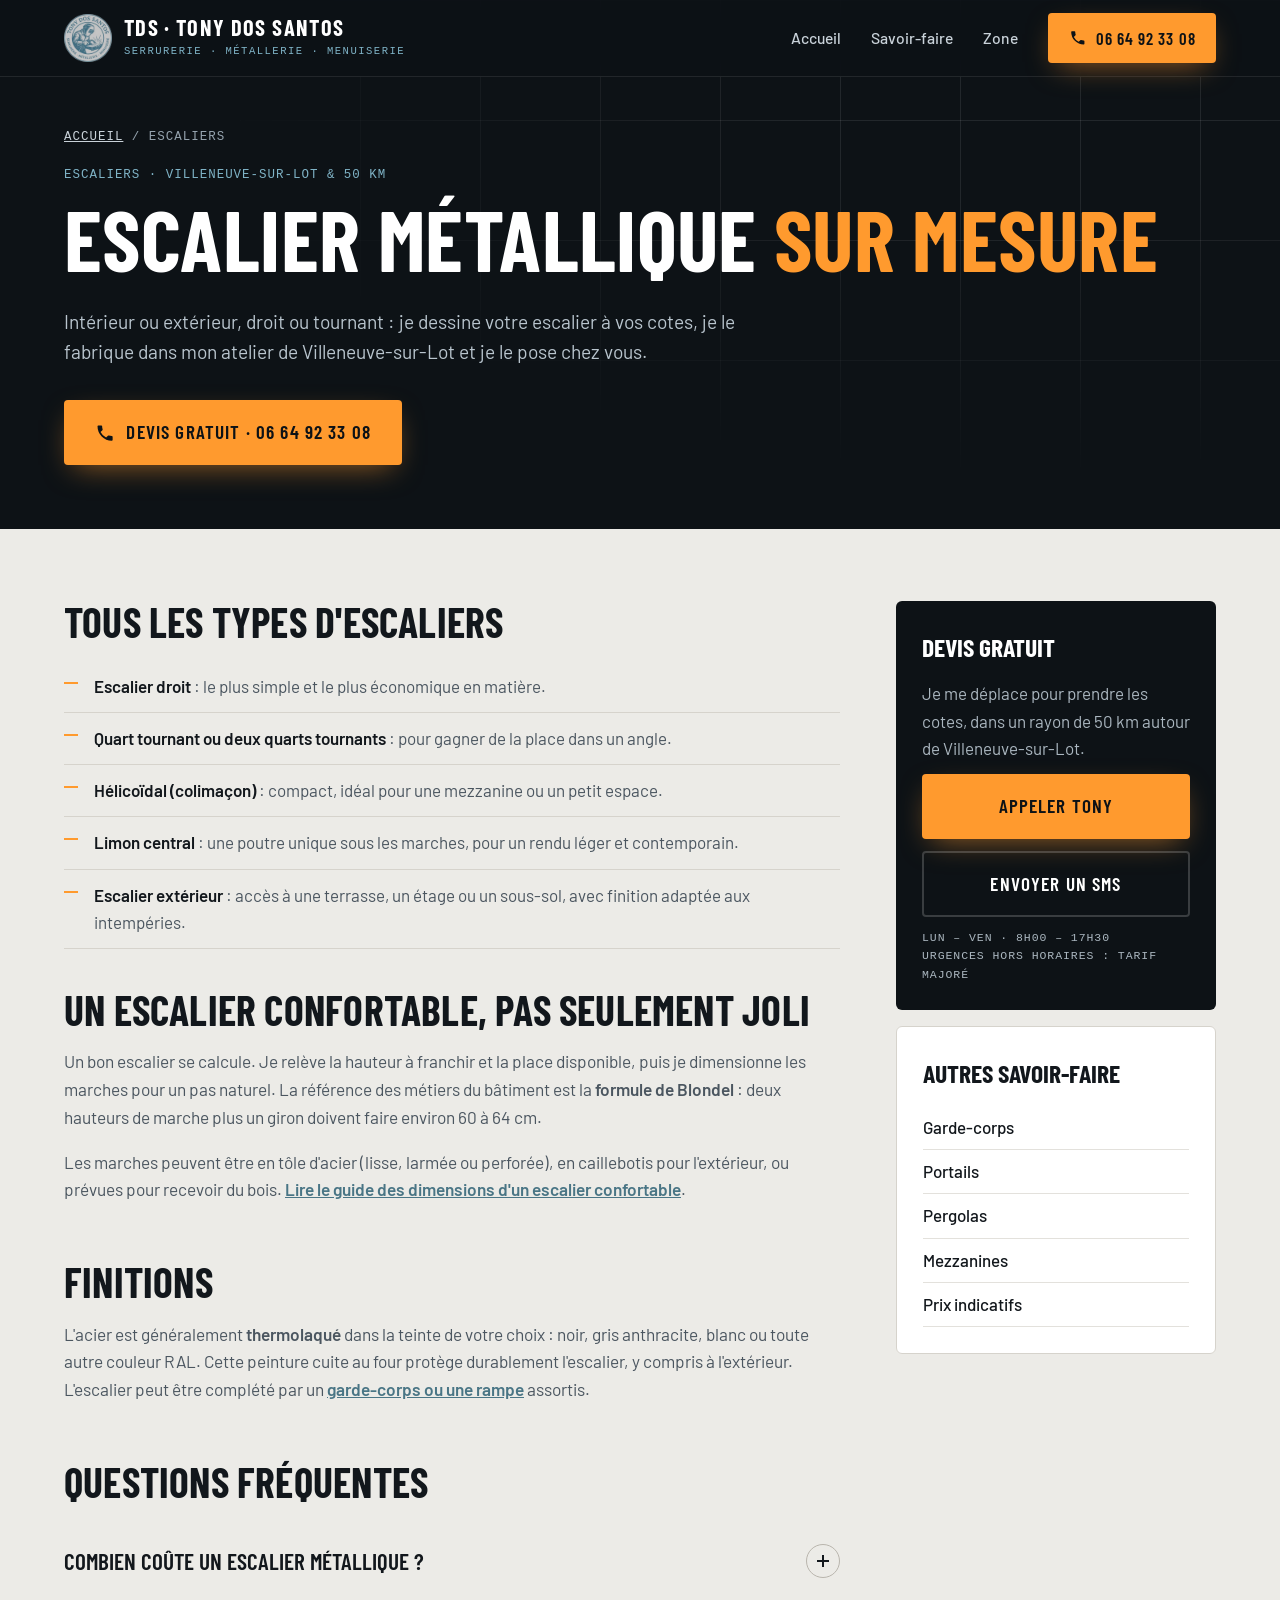
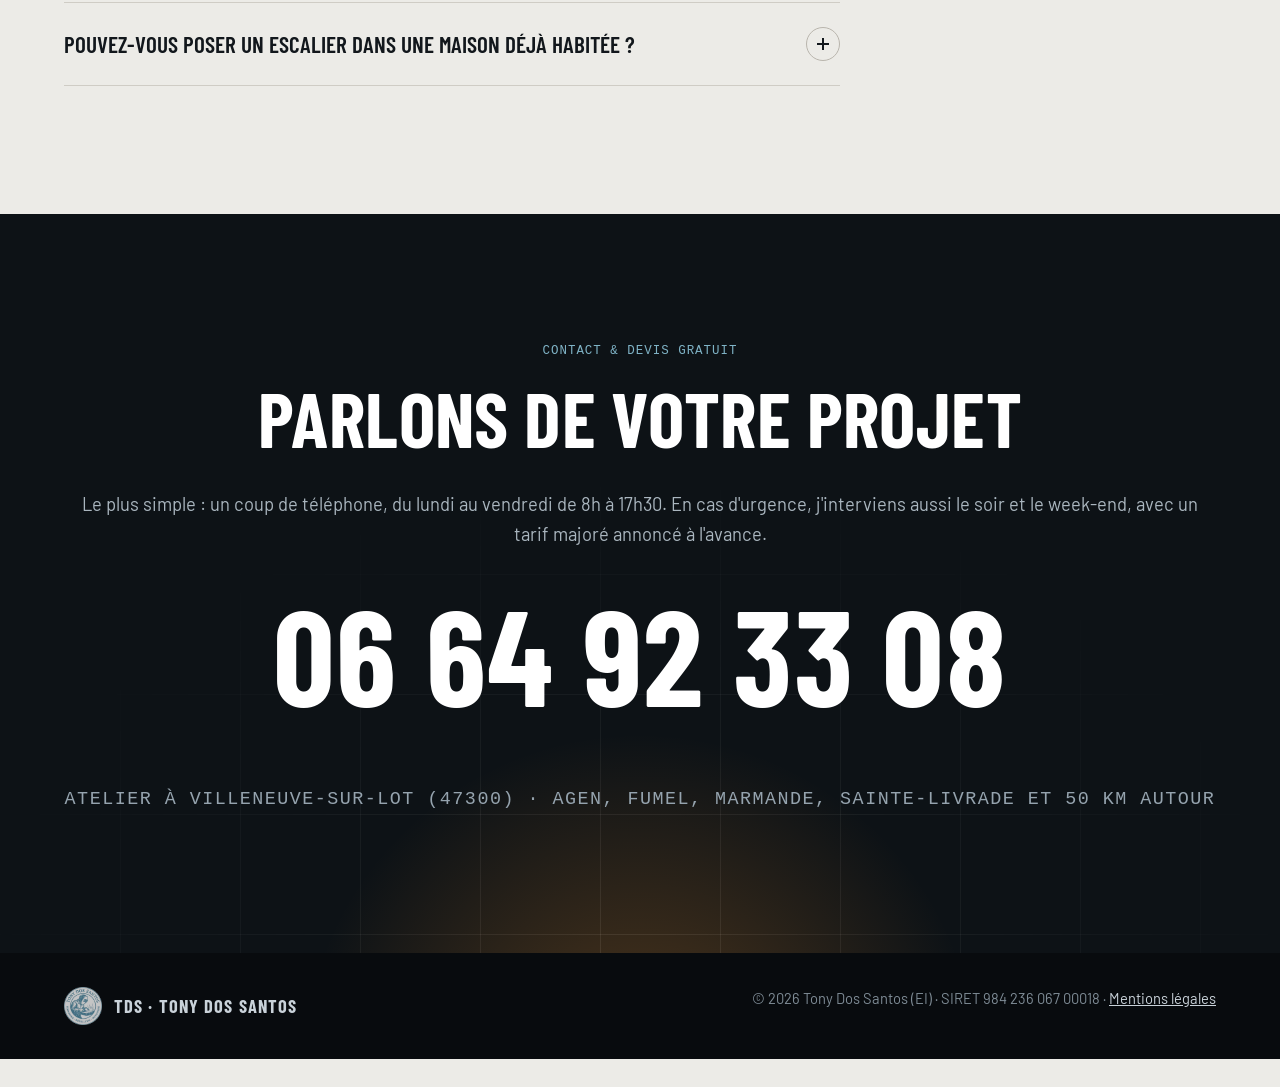
<file: escalier-metallique.html>
<!DOCTYPE html>
<html lang="fr" class="no-js">
<head>
  <meta charset="utf-8">
  <meta name="viewport" content="width=device-width, initial-scale=1">
  <title>Escalier métallique sur mesure à Villeneuve-sur-Lot | TDS</title>
  <meta name="description" content="Escalier métallique sur mesure à Villeneuve-sur-Lot et en Lot-et-Garonne : droit, quart tournant, hélicoïdal, limon central. Fabrication en atelier et pose. Devis gratuit au 06 64 92 33 08.">
  <link rel="canonical" href="https://tdsserrurie.github.io/escalier-metallique.html">
  <meta name="theme-color" content="#0d1216">
  <meta property="og:type" content="website">
  <meta property="og:locale" content="fr_FR">
  <meta property="og:title" content="Escalier métallique sur mesure à Villeneuve-sur-Lot | TDS">
  <meta property="og:description" content="Escalier métallique sur mesure à Villeneuve-sur-Lot et en Lot-et-Garonne : droit, quart tournant, hélicoïdal, limon central. Fabrication en atelier et pose. Devis gratuit au 06 64 92 33 08.">
  <meta property="og:url" content="https://tdsserrurie.github.io/escalier-metallique.html">
  <meta property="og:image" content="https://tdsserrurie.github.io/img/og-image.jpg">
  <link rel="icon" href="favicon.ico" sizes="any">
  <link rel="apple-touch-icon" href="apple-touch-icon.png">
  <link rel="preload" href="fonts/barlow-condensed-latin-700-normal.woff2" as="font" type="font/woff2" crossorigin>
  <link rel="stylesheet" href="style.css">
  <script>document.documentElement.classList.remove("no-js");</script>
  <script type="application/ld+json">{"@context": "https://schema.org", "@graph": [{"@type": "Service", "name": "Fabrication et pose d'escaliers métalliques sur mesure", "serviceType": "Escaliers", "url": "https://tdsserrurie.github.io/escalier-metallique.html", "provider": {"@id": "https://tdsserrurie.github.io/#entreprise", "@type": "HomeAndConstructionBusiness", "name": "TDS – Tony Dos Santos Serrurerie Métallerie Menuiserie", "telephone": "+33664923308", "url": "https://tdsserrurie.github.io/"}, "areaServed": ["Villeneuve-sur-Lot", "Agen", "Fumel", "Marmande", "Sainte-Livrade-sur-Lot", "Monflanquin", "Lot-et-Garonne"]}, {"@type": "BreadcrumbList", "itemListElement": [{"@type": "ListItem", "position": 1, "name": "Accueil", "item": "https://tdsserrurie.github.io/"}, {"@type": "ListItem", "position": 2, "name": "Escaliers", "item": "https://tdsserrurie.github.io/escalier-metallique.html"}]}]}</script>
</head>
<body class="svc-page">
  <a class="skip" href="#contenu">Aller au contenu</a>
  <header class="site-header is-solid" id="header">
    <div class="wrap">
      <a class="brand" href="./" aria-label="TDS – Tony Dos Santos, accueil">
        <img src="img/logo-240.webp" alt="" width="48" height="48">
        <span><b>TDS · Tony Dos Santos</b><small>Serrurerie · Métallerie · Menuiserie</small></span>
      </a>
      <nav class="nav" aria-label="Navigation principale">
        <a href="./">Accueil</a>
        <a href="./#services">Savoir-faire</a>
        <a href="./#zone">Zone</a>
        <a class="btn btn-spark" href="tel:+33664923308" aria-label="Appeler le 06 64 92 33 08"><svg viewBox="0 0 24 24" fill="currentColor" aria-hidden="true"><path d="M6.6 10.8a15.1 15.1 0 0 0 6.6 6.6l2.2-2.2a1 1 0 0 1 1-.25 11.4 11.4 0 0 0 3.6.57 1 1 0 0 1 1 1V20a1 1 0 0 1-1 1A17 17 0 0 1 3 4a1 1 0 0 1 1-1h3.5a1 1 0 0 1 1 1c0 1.25.2 2.45.57 3.57a1 1 0 0 1-.25 1z"/></svg><span class="label">06 64 92 33 08</span></a>
      </nav>
    </div>
  </header>

  <main id="contenu">
    <div class="svc-hero">
      <div class="wrap">
        <nav class="crumbs mono" aria-label="Fil d'Ariane"><a href="./">Accueil</a> / <span>Escaliers</span></nav>
        <span class="tag mono">Escaliers · Villeneuve-sur-Lot & 50 km</span>
        <h1>Escalier métallique <em>sur mesure</em></h1>
        <p class="lead">Intérieur ou extérieur, droit ou tournant : je dessine votre escalier à vos cotes, je le fabrique dans mon atelier de Villeneuve-sur-Lot et je le pose chez vous.</p>
        <div class="hero-cta">
          <a class="btn btn-spark" href="tel:+33664923308"><svg viewBox="0 0 24 24" fill="currentColor" aria-hidden="true"><path d="M6.6 10.8a15.1 15.1 0 0 0 6.6 6.6l2.2-2.2a1 1 0 0 1 1-.25 11.4 11.4 0 0 0 3.6.57 1 1 0 0 1 1 1V20a1 1 0 0 1-1 1A17 17 0 0 1 3 4a1 1 0 0 1 1-1h3.5a1 1 0 0 1 1 1c0 1.25.2 2.45.57 3.57a1 1 0 0 1-.25 1z"/></svg> Devis gratuit · 06 64 92 33 08</a>
        </div>
      </div>
    </div>

    <div class="wrap svc-body">
      <article>
        <section class="svc-sec reveal"><h2>Tous les types d'escaliers</h2><ul class='ticks'><li><b>Escalier droit</b> : le plus simple et le plus économique en matière.</li><li><b>Quart tournant ou deux quarts tournants</b> : pour gagner de la place dans un angle.</li><li><b>Hélicoïdal (colimaçon)</b> : compact, idéal pour une mezzanine ou un petit espace.</li><li><b>Limon central</b> : une poutre unique sous les marches, pour un rendu léger et contemporain.</li><li><b>Escalier extérieur</b> : accès à une terrasse, un étage ou un sous-sol, avec finition adaptée aux intempéries.</li></ul></section><section class="svc-sec reveal"><h2>Un escalier confortable, pas seulement joli</h2><p>Un bon escalier se calcule. Je relève la hauteur à franchir et la place disponible, puis je dimensionne les marches pour un pas naturel. La référence des métiers du bâtiment est la <b>formule de Blondel</b> : deux hauteurs de marche plus un giron doivent faire environ 60 à 64 cm.</p><p>Les marches peuvent être en tôle d'acier (lisse, larmée ou perforée), en caillebotis pour l'extérieur, ou prévues pour recevoir du bois. <a href='guide-dimensions-escalier.html'>Lire le guide des dimensions d'un escalier confortable</a>.</p></section><section class="svc-sec reveal"><h2>Finitions</h2><p>L'acier est généralement <b>thermolaqué</b> dans la teinte de votre choix : noir, gris anthracite, blanc ou toute autre couleur RAL. Cette peinture cuite au four protège durablement l'escalier, y compris à l'extérieur. L'escalier peut être complété par un <a href='garde-corps.html'>garde-corps ou une rampe</a> assortis.</p></section>
        <section class="svc-sec faq reveal">
          <h2>Questions fréquentes</h2>
          <details><summary>Combien coûte un escalier métallique ?<i aria-hidden="true"></i></summary><p>Le prix dépend de la forme, de la hauteur, des marches et de la finition. Chaque escalier étant unique, je me déplace gratuitement pour prendre les cotes et je vous remets un devis détaillé. Pour un premier ordre de grandeur, consultez la page <a href='prix-metallerie.html'>prix indicatifs</a>.</p></details><details><summary>Pouvez-vous poser un escalier dans une maison déjà habitée ?<i aria-hidden="true"></i></summary><p>Oui. L'escalier est fabriqué en atelier, puis posé sur place. Le temps d'intervention chez vous est ainsi réduit au minimum.</p></details>
        </section>
      </article>
      <aside class="svc-aside">
        <div class="aside-card">
          <b>Devis gratuit</b>
          <p>Je me déplace pour prendre les cotes, dans un rayon de 50&nbsp;km autour de Villeneuve-sur-Lot.</p>
          <a class="btn btn-spark" href="tel:+33664923308">Appeler Tony</a>
          <a class="btn btn-line" href="sms:+33664923308">Envoyer un SMS</a>
          <p class="mono small">Lun – Ven · 8h00 – 17h30<br>Urgences hors horaires : tarif majoré</p>
        </div>
        <div class="aside-card light">
          <b>Autres savoir-faire</b>
          <ul><li><a href="garde-corps.html">Garde-corps</a></li><li><a href="portail-cloture.html">Portails</a></li><li><a href="pergola-metallique.html">Pergolas</a></li><li><a href="mezzanine-structure-acier.html">Mezzanines</a></li><li><a href="prix-metallerie.html">Prix indicatifs</a></li></ul>
        </div>
      </aside>
    </div>

    <section class="contact" id="contact">
      <div class="wrap reveal">
        <span class="kicker mono">Contact &amp; devis gratuit</span>
        <h2>Parlons de votre projet</h2>
        <p>Le plus simple&nbsp;: un coup de téléphone, du lundi au vendredi de 8h à 17h30. En cas d'urgence, j'interviens aussi le soir et le week-end, avec un tarif majoré annoncé à l'avance.</p>
        <a class="phone" href="tel:+33664923308">06 64 92 33 08</a>
        <p class="meta mono">Atelier à Villeneuve-sur-Lot (47300) · Agen, Fumel, Marmande, Sainte-Livrade et 50 km autour</p>
      </div>
    </section>
  </main>

  <footer class="site-footer">
    <div class="wrap">
      <a class="brand" href="./"><img src="img/logo-240.webp" alt="" width="38" height="38"><span><b>TDS · Tony Dos Santos</b></span></a>
      <p>© <span id="y">2026</span> Tony Dos Santos (EI) · SIRET 984 236 067 00018 · <a href="mentions-legales.html">Mentions légales</a></p>
    </div>
  </footer>

  <div class="callbar is-visible" id="callbar">
    <a class="btn btn-spark" href="tel:+33664923308"><svg viewBox="0 0 24 24" fill="currentColor" aria-hidden="true"><path d="M6.6 10.8a15.1 15.1 0 0 0 6.6 6.6l2.2-2.2a1 1 0 0 1 1-.25 11.4 11.4 0 0 0 3.6.57 1 1 0 0 1 1 1V20a1 1 0 0 1-1 1A17 17 0 0 1 3 4a1 1 0 0 1 1-1h3.5a1 1 0 0 1 1 1c0 1.25.2 2.45.57 3.57a1 1 0 0 1-.25 1z"/></svg> Appeler Tony</a>
    <a class="btn btn-line" href="sms:+33664923308">SMS</a>
  </div>

  <script>
    (function () {
      document.getElementById("y").textContent = new Date().getFullYear();
      var els = document.querySelectorAll(".reveal");
      if (!("IntersectionObserver" in window)) { els.forEach(function (e) { e.classList.add("in"); }); return; }
      var io = new IntersectionObserver(function (en) { en.forEach(function (e) { if (e.isIntersecting) { e.target.classList.add("in"); io.unobserve(e.target); } }); }, { rootMargin: "0px 0px -8% 0px" });
      els.forEach(function (e) { io.observe(e); });
    })();
  </script>
</body>
</html>
</file>
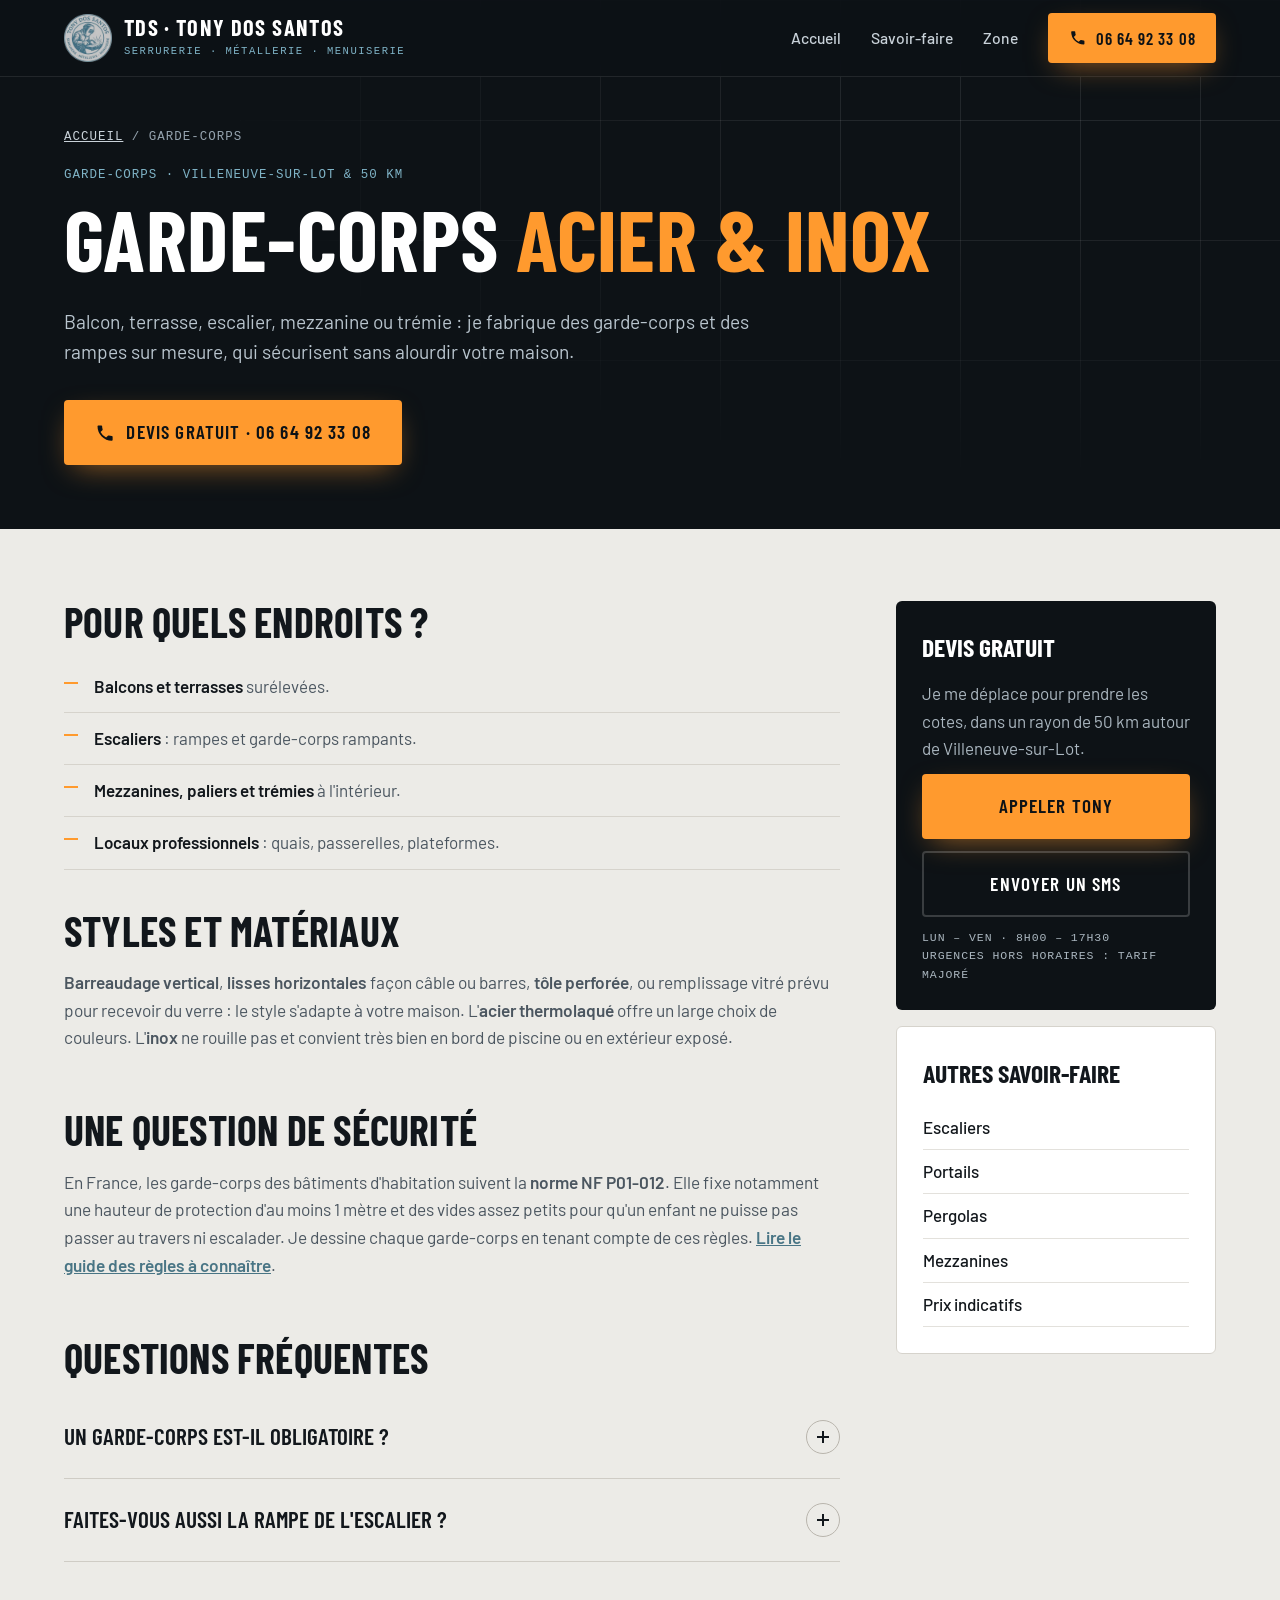
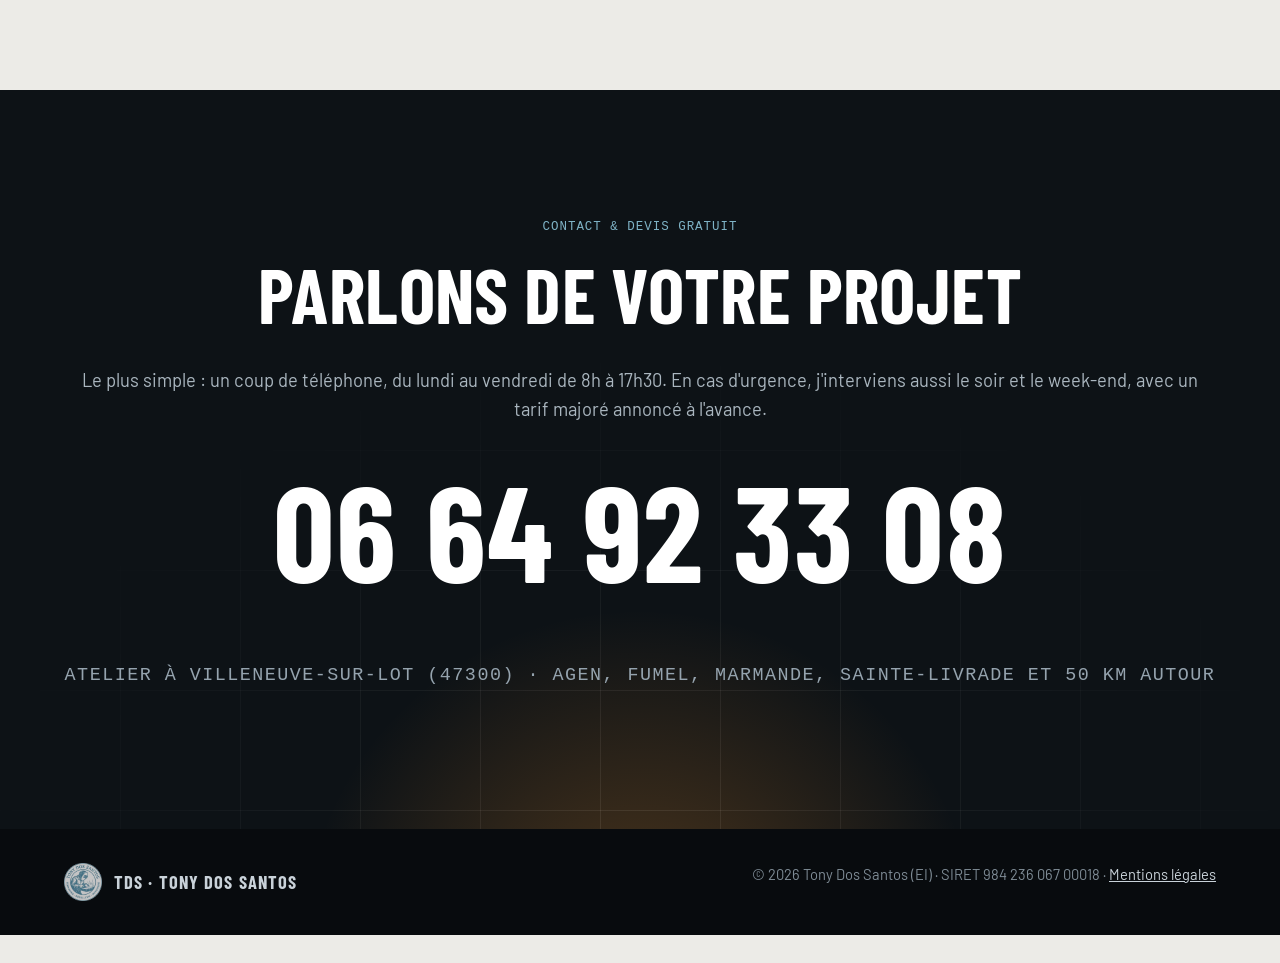
<file: garde-corps.html>
<!DOCTYPE html>
<html lang="fr" class="no-js">
<head>
  <meta charset="utf-8">
  <meta name="viewport" content="width=device-width, initial-scale=1">
  <title>Garde-corps acier et inox sur mesure – Villeneuve-sur-Lot | TDS</title>
  <meta name="description" content="Garde-corps et rampes en acier ou inox sur mesure à Villeneuve-sur-Lot : escalier, balcon, terrasse, mezzanine. Fabrication et pose. Devis gratuit au 06 64 92 33 08.">
  <link rel="canonical" href="https://tdsserrurie.github.io/garde-corps.html">
  <meta name="theme-color" content="#0d1216">
  <meta property="og:type" content="website">
  <meta property="og:locale" content="fr_FR">
  <meta property="og:title" content="Garde-corps acier et inox sur mesure – Villeneuve-sur-Lot | TDS">
  <meta property="og:description" content="Garde-corps et rampes en acier ou inox sur mesure à Villeneuve-sur-Lot : escalier, balcon, terrasse, mezzanine. Fabrication et pose. Devis gratuit au 06 64 92 33 08.">
  <meta property="og:url" content="https://tdsserrurie.github.io/garde-corps.html">
  <meta property="og:image" content="https://tdsserrurie.github.io/img/og-image.jpg">
  <link rel="icon" href="favicon.ico" sizes="any">
  <link rel="apple-touch-icon" href="apple-touch-icon.png">
  <link rel="preload" href="fonts/barlow-condensed-latin-700-normal.woff2" as="font" type="font/woff2" crossorigin>
  <link rel="stylesheet" href="style.css">
  <script>document.documentElement.classList.remove("no-js");</script>
  <script type="application/ld+json">{"@context": "https://schema.org", "@graph": [{"@type": "Service", "name": "Fabrication et pose de garde-corps et rampes en acier et inox", "serviceType": "Garde-corps", "url": "https://tdsserrurie.github.io/garde-corps.html", "provider": {"@id": "https://tdsserrurie.github.io/#entreprise", "@type": "HomeAndConstructionBusiness", "name": "TDS – Tony Dos Santos Serrurerie Métallerie Menuiserie", "telephone": "+33664923308", "url": "https://tdsserrurie.github.io/"}, "areaServed": ["Villeneuve-sur-Lot", "Agen", "Fumel", "Marmande", "Sainte-Livrade-sur-Lot", "Monflanquin", "Lot-et-Garonne"]}, {"@type": "BreadcrumbList", "itemListElement": [{"@type": "ListItem", "position": 1, "name": "Accueil", "item": "https://tdsserrurie.github.io/"}, {"@type": "ListItem", "position": 2, "name": "Garde-corps", "item": "https://tdsserrurie.github.io/garde-corps.html"}]}]}</script>
</head>
<body class="svc-page">
  <a class="skip" href="#contenu">Aller au contenu</a>
  <header class="site-header is-solid" id="header">
    <div class="wrap">
      <a class="brand" href="./" aria-label="TDS – Tony Dos Santos, accueil">
        <img src="img/logo-240.webp" alt="" width="48" height="48">
        <span><b>TDS · Tony Dos Santos</b><small>Serrurerie · Métallerie · Menuiserie</small></span>
      </a>
      <nav class="nav" aria-label="Navigation principale">
        <a href="./">Accueil</a>
        <a href="./#services">Savoir-faire</a>
        <a href="./#zone">Zone</a>
        <a class="btn btn-spark" href="tel:+33664923308" aria-label="Appeler le 06 64 92 33 08"><svg viewBox="0 0 24 24" fill="currentColor" aria-hidden="true"><path d="M6.6 10.8a15.1 15.1 0 0 0 6.6 6.6l2.2-2.2a1 1 0 0 1 1-.25 11.4 11.4 0 0 0 3.6.57 1 1 0 0 1 1 1V20a1 1 0 0 1-1 1A17 17 0 0 1 3 4a1 1 0 0 1 1-1h3.5a1 1 0 0 1 1 1c0 1.25.2 2.45.57 3.57a1 1 0 0 1-.25 1z"/></svg><span class="label">06 64 92 33 08</span></a>
      </nav>
    </div>
  </header>

  <main id="contenu">
    <div class="svc-hero">
      <div class="wrap">
        <nav class="crumbs mono" aria-label="Fil d'Ariane"><a href="./">Accueil</a> / <span>Garde-corps</span></nav>
        <span class="tag mono">Garde-corps · Villeneuve-sur-Lot & 50 km</span>
        <h1>Garde-corps <em>acier &amp; inox</em></h1>
        <p class="lead">Balcon, terrasse, escalier, mezzanine ou trémie : je fabrique des garde-corps et des rampes sur mesure, qui sécurisent sans alourdir votre maison.</p>
        <div class="hero-cta">
          <a class="btn btn-spark" href="tel:+33664923308"><svg viewBox="0 0 24 24" fill="currentColor" aria-hidden="true"><path d="M6.6 10.8a15.1 15.1 0 0 0 6.6 6.6l2.2-2.2a1 1 0 0 1 1-.25 11.4 11.4 0 0 0 3.6.57 1 1 0 0 1 1 1V20a1 1 0 0 1-1 1A17 17 0 0 1 3 4a1 1 0 0 1 1-1h3.5a1 1 0 0 1 1 1c0 1.25.2 2.45.57 3.57a1 1 0 0 1-.25 1z"/></svg> Devis gratuit · 06 64 92 33 08</a>
        </div>
      </div>
    </div>

    <div class="wrap svc-body">
      <article>
        <section class="svc-sec reveal"><h2>Pour quels endroits ?</h2><ul class='ticks'><li><b>Balcons et terrasses</b> surélevées.</li><li><b>Escaliers</b> : rampes et garde-corps rampants.</li><li><b>Mezzanines, paliers et trémies</b> à l'intérieur.</li><li><b>Locaux professionnels</b> : quais, passerelles, plateformes.</li></ul></section><section class="svc-sec reveal"><h2>Styles et matériaux</h2><p><b>Barreaudage vertical</b>, <b>lisses horizontales</b> façon câble ou barres, <b>tôle perforée</b>, ou remplissage vitré prévu pour recevoir du verre : le style s'adapte à votre maison. L'<b>acier thermolaqué</b> offre un large choix de couleurs. L'<b>inox</b> ne rouille pas et convient très bien en bord de piscine ou en extérieur exposé.</p></section><section class="svc-sec reveal"><h2>Une question de sécurité</h2><p>En France, les garde-corps des bâtiments d'habitation suivent la <b>norme NF P01-012</b>. Elle fixe notamment une hauteur de protection d'au moins 1 mètre et des vides assez petits pour qu'un enfant ne puisse pas passer au travers ni escalader. Je dessine chaque garde-corps en tenant compte de ces règles. <a href='guide-garde-corps-normes.html'>Lire le guide des règles à connaître</a>.</p></section>
        <section class="svc-sec faq reveal">
          <h2>Questions fréquentes</h2>
          <details><summary>Un garde-corps est-il obligatoire ?<i aria-hidden="true"></i></summary><p>Dès qu'il y a un risque de chute important (terrasse, balcon ou mezzanine surélevés), une protection est nécessaire. Je vous conseille sur place selon la configuration.</p></details><details><summary>Faites-vous aussi la rampe de l'escalier ?<i aria-hidden="true"></i></summary><p>Oui. Rampes murales, garde-corps rampants et raccords avec le palier sont fabriqués ensemble pour un ensemble cohérent.</p></details>
        </section>
      </article>
      <aside class="svc-aside">
        <div class="aside-card">
          <b>Devis gratuit</b>
          <p>Je me déplace pour prendre les cotes, dans un rayon de 50&nbsp;km autour de Villeneuve-sur-Lot.</p>
          <a class="btn btn-spark" href="tel:+33664923308">Appeler Tony</a>
          <a class="btn btn-line" href="sms:+33664923308">Envoyer un SMS</a>
          <p class="mono small">Lun – Ven · 8h00 – 17h30<br>Urgences hors horaires : tarif majoré</p>
        </div>
        <div class="aside-card light">
          <b>Autres savoir-faire</b>
          <ul><li><a href="escalier-metallique.html">Escaliers</a></li><li><a href="portail-cloture.html">Portails</a></li><li><a href="pergola-metallique.html">Pergolas</a></li><li><a href="mezzanine-structure-acier.html">Mezzanines</a></li><li><a href="prix-metallerie.html">Prix indicatifs</a></li></ul>
        </div>
      </aside>
    </div>

    <section class="contact" id="contact">
      <div class="wrap reveal">
        <span class="kicker mono">Contact &amp; devis gratuit</span>
        <h2>Parlons de votre projet</h2>
        <p>Le plus simple&nbsp;: un coup de téléphone, du lundi au vendredi de 8h à 17h30. En cas d'urgence, j'interviens aussi le soir et le week-end, avec un tarif majoré annoncé à l'avance.</p>
        <a class="phone" href="tel:+33664923308">06 64 92 33 08</a>
        <p class="meta mono">Atelier à Villeneuve-sur-Lot (47300) · Agen, Fumel, Marmande, Sainte-Livrade et 50 km autour</p>
      </div>
    </section>
  </main>

  <footer class="site-footer">
    <div class="wrap">
      <a class="brand" href="./"><img src="img/logo-240.webp" alt="" width="38" height="38"><span><b>TDS · Tony Dos Santos</b></span></a>
      <p>© <span id="y">2026</span> Tony Dos Santos (EI) · SIRET 984 236 067 00018 · <a href="mentions-legales.html">Mentions légales</a></p>
    </div>
  </footer>

  <div class="callbar is-visible" id="callbar">
    <a class="btn btn-spark" href="tel:+33664923308"><svg viewBox="0 0 24 24" fill="currentColor" aria-hidden="true"><path d="M6.6 10.8a15.1 15.1 0 0 0 6.6 6.6l2.2-2.2a1 1 0 0 1 1-.25 11.4 11.4 0 0 0 3.6.57 1 1 0 0 1 1 1V20a1 1 0 0 1-1 1A17 17 0 0 1 3 4a1 1 0 0 1 1-1h3.5a1 1 0 0 1 1 1c0 1.25.2 2.45.57 3.57a1 1 0 0 1-.25 1z"/></svg> Appeler Tony</a>
    <a class="btn btn-line" href="sms:+33664923308">SMS</a>
  </div>

  <script>
    (function () {
      document.getElementById("y").textContent = new Date().getFullYear();
      var els = document.querySelectorAll(".reveal");
      if (!("IntersectionObserver" in window)) { els.forEach(function (e) { e.classList.add("in"); }); return; }
      var io = new IntersectionObserver(function (en) { en.forEach(function (e) { if (e.isIntersecting) { e.target.classList.add("in"); io.unobserve(e.target); } }); }, { rootMargin: "0px 0px -8% 0px" });
      els.forEach(function (e) { io.observe(e); });
    })();
  </script>
</body>
</html>
</file>
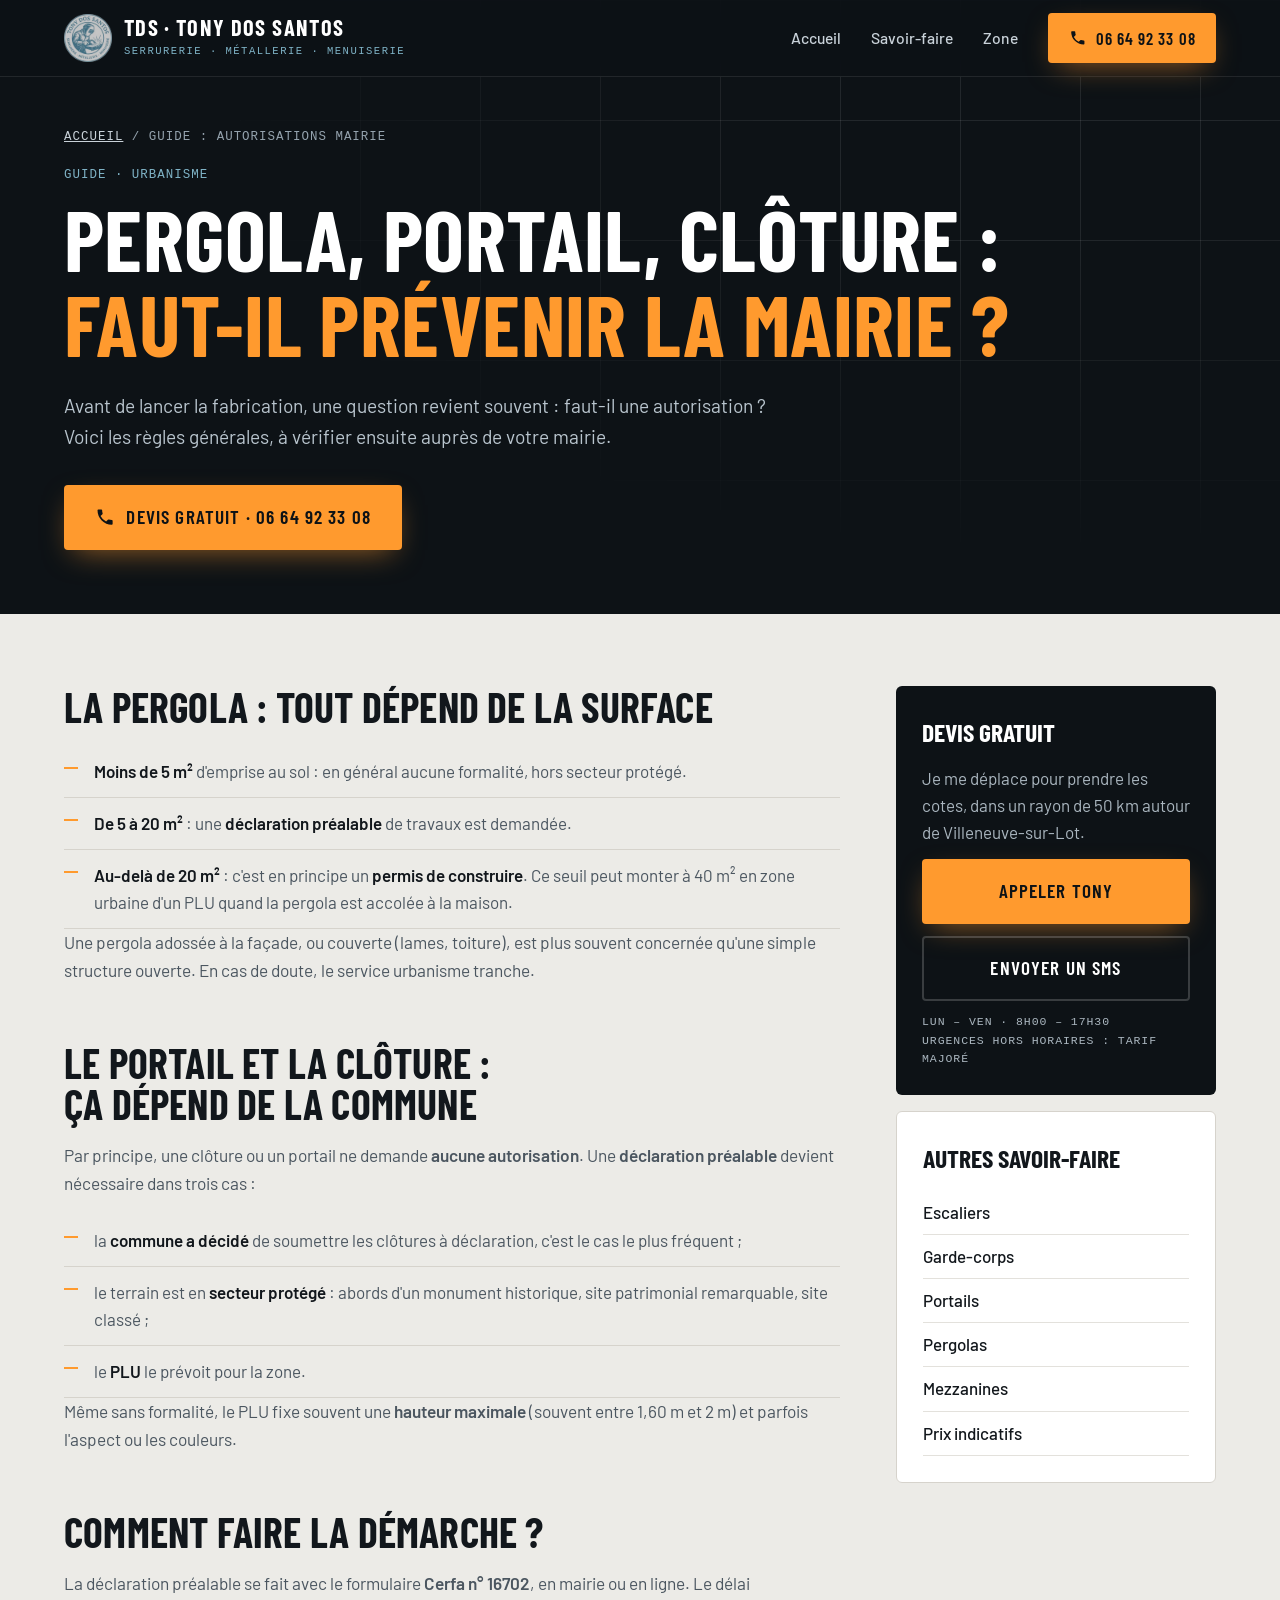
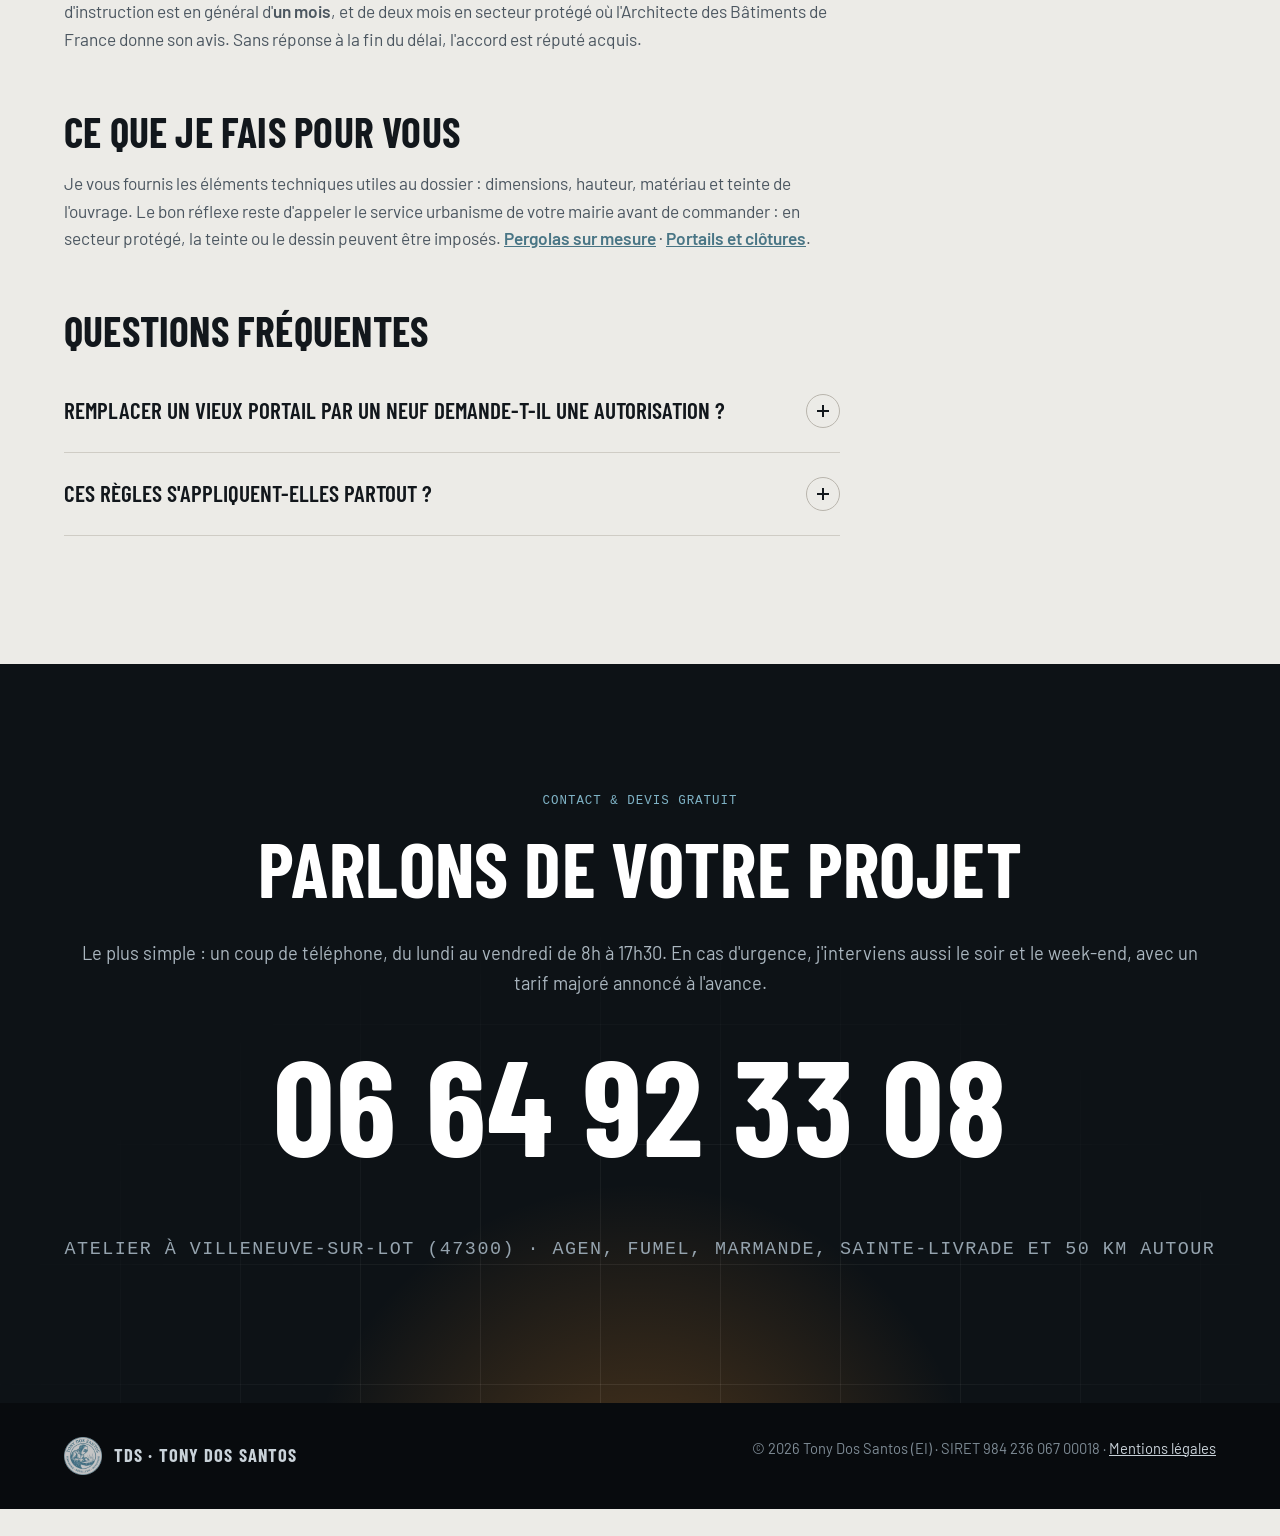
<file: guide-autorisation-mairie-pergola-portail.html>
<!DOCTYPE html>
<html lang="fr" class="no-js">
<head>
  <meta charset="utf-8">
  <meta name="viewport" content="width=device-width, initial-scale=1">
  <title>Pergola, portail, clôture : faut-il une autorisation de la mairie ? | TDS</title>
  <meta name="description" content="Déclaration préalable ou permis de construire pour une pergola, un portail ou une clôture ? Les seuils à connaître et les cas où la mairie doit être consultée, expliqués par un métallier de Villeneuve-sur-Lot.">
  <link rel="canonical" href="https://tdsserrurie.github.io/guide-autorisation-mairie-pergola-portail.html">
  <meta name="theme-color" content="#0d1216">
  <meta property="og:type" content="website">
  <meta property="og:locale" content="fr_FR">
  <meta property="og:title" content="Pergola, portail, clôture : faut-il une autorisation de la mairie ? | TDS">
  <meta property="og:description" content="Déclaration préalable ou permis de construire pour une pergola, un portail ou une clôture ? Les seuils à connaître et les cas où la mairie doit être consultée, expliqués par un métallier de Villeneuve-sur-Lot.">
  <meta property="og:url" content="https://tdsserrurie.github.io/guide-autorisation-mairie-pergola-portail.html">
  <meta property="og:image" content="https://tdsserrurie.github.io/img/og-image.jpg">
  <link rel="icon" href="favicon.ico" sizes="any">
  <link rel="apple-touch-icon" href="apple-touch-icon.png">
  <link rel="preload" href="fonts/barlow-condensed-latin-700-normal.woff2" as="font" type="font/woff2" crossorigin>
  <link rel="stylesheet" href="style.css">
  <script>document.documentElement.classList.remove("no-js");</script>
  <script type="application/ld+json">{"@context": "https://schema.org", "@graph": [{"@type": "Service", "name": "Fabrication de pergolas, portails et clôtures sur mesure", "serviceType": "Guide : autorisations mairie", "url": "https://tdsserrurie.github.io/guide-autorisation-mairie-pergola-portail.html", "provider": {"@id": "https://tdsserrurie.github.io/#entreprise", "@type": "HomeAndConstructionBusiness", "name": "TDS – Tony Dos Santos Serrurerie Métallerie Menuiserie", "telephone": "+33664923308", "url": "https://tdsserrurie.github.io/"}, "areaServed": ["Villeneuve-sur-Lot", "Agen", "Fumel", "Marmande", "Sainte-Livrade-sur-Lot", "Monflanquin", "Lot-et-Garonne"]}, {"@type": "BreadcrumbList", "itemListElement": [{"@type": "ListItem", "position": 1, "name": "Accueil", "item": "https://tdsserrurie.github.io/"}, {"@type": "ListItem", "position": 2, "name": "Guide : autorisations mairie", "item": "https://tdsserrurie.github.io/guide-autorisation-mairie-pergola-portail.html"}]}]}</script>
</head>
<body class="svc-page guide-page">
  <a class="skip" href="#contenu">Aller au contenu</a>
  <header class="site-header is-solid" id="header">
    <div class="wrap">
      <a class="brand" href="./" aria-label="TDS – Tony Dos Santos, accueil">
        <img src="img/logo-240.webp" alt="" width="48" height="48">
        <span><b>TDS · Tony Dos Santos</b><small>Serrurerie · Métallerie · Menuiserie</small></span>
      </a>
      <nav class="nav" aria-label="Navigation principale">
        <a href="./">Accueil</a>
        <a href="./#services">Savoir-faire</a>
        <a href="./#zone">Zone</a>
        <a class="btn btn-spark" href="tel:+33664923308" aria-label="Appeler le 06 64 92 33 08"><svg viewBox="0 0 24 24" fill="currentColor" aria-hidden="true"><path d="M6.6 10.8a15.1 15.1 0 0 0 6.6 6.6l2.2-2.2a1 1 0 0 1 1-.25 11.4 11.4 0 0 0 3.6.57 1 1 0 0 1 1 1V20a1 1 0 0 1-1 1A17 17 0 0 1 3 4a1 1 0 0 1 1-1h3.5a1 1 0 0 1 1 1c0 1.25.2 2.45.57 3.57a1 1 0 0 1-.25 1z"/></svg><span class="label">06 64 92 33 08</span></a>
      </nav>
    </div>
  </header>

  <main id="contenu">
    <div class="svc-hero">
      <div class="wrap">
        <nav class="crumbs mono" aria-label="Fil d'Ariane"><a href="./">Accueil</a> / <span>Guide : autorisations mairie</span></nav>
        <span class="tag mono">Guide · Urbanisme</span>
        <h1>Pergola, portail, clôture : <em>faut-il prévenir la mairie&nbsp;?</em></h1>
        <p class="lead">Avant de lancer la fabrication, une question revient souvent : faut-il une autorisation ? Voici les règles générales, à vérifier ensuite auprès de votre mairie.</p>
        <div class="hero-cta">
          <a class="btn btn-spark" href="tel:+33664923308"><svg viewBox="0 0 24 24" fill="currentColor" aria-hidden="true"><path d="M6.6 10.8a15.1 15.1 0 0 0 6.6 6.6l2.2-2.2a1 1 0 0 1 1-.25 11.4 11.4 0 0 0 3.6.57 1 1 0 0 1 1 1V20a1 1 0 0 1-1 1A17 17 0 0 1 3 4a1 1 0 0 1 1-1h3.5a1 1 0 0 1 1 1c0 1.25.2 2.45.57 3.57a1 1 0 0 1-.25 1z"/></svg> Devis gratuit · 06 64 92 33 08</a>
        </div>
      </div>
    </div>

    <div class="wrap svc-body">
      <article>
        <section class="svc-sec reveal"><h2>La pergola : tout dépend de la surface</h2><ul class='ticks'><li><b>Moins de 5 m²</b> d'emprise au sol : en général aucune formalité, hors secteur protégé.</li><li><b>De 5 à 20 m²</b> : une <b>déclaration préalable</b> de travaux est demandée.</li><li><b>Au-delà de 20 m²</b> : c'est en principe un <b>permis de construire</b>. Ce seuil peut monter à 40 m² en zone urbaine d'un PLU quand la pergola est accolée à la maison.</li></ul><p>Une pergola adossée à la façade, ou couverte (lames, toiture), est plus souvent concernée qu'une simple structure ouverte. En cas de doute, le service urbanisme tranche.</p></section><section class="svc-sec reveal"><h2>Le portail et la clôture : ça dépend de la commune</h2><p>Par principe, une clôture ou un portail ne demande <b>aucune autorisation</b>. Une <b>déclaration préalable</b> devient nécessaire dans trois cas :</p><ul class='ticks'><li>la <b>commune a décidé</b> de soumettre les clôtures à déclaration, c'est le cas le plus fréquent ;</li><li>le terrain est en <b>secteur protégé</b> : abords d'un monument historique, site patrimonial remarquable, site classé ;</li><li>le <b>PLU</b> le prévoit pour la zone.</li></ul><p>Même sans formalité, le PLU fixe souvent une <b>hauteur maximale</b> (souvent entre 1,60 m et 2 m) et parfois l'aspect ou les couleurs.</p></section><section class="svc-sec reveal"><h2>Comment faire la démarche ?</h2><p>La déclaration préalable se fait avec le formulaire <b>Cerfa n° 16702</b>, en mairie ou en ligne. Le délai d'instruction est en général d'<b>un mois</b>, et de deux mois en secteur protégé où l'Architecte des Bâtiments de France donne son avis. Sans réponse à la fin du délai, l'accord est réputé acquis.</p></section><section class="svc-sec reveal"><h2>Ce que je fais pour vous</h2><p>Je vous fournis les éléments techniques utiles au dossier : dimensions, hauteur, matériau et teinte de l'ouvrage. Le bon réflexe reste d'appeler le service urbanisme de votre mairie avant de commander : en secteur protégé, la teinte ou le dessin peuvent être imposés. <a href='pergola-metallique.html'>Pergolas sur mesure</a> · <a href='portail-cloture.html'>Portails et clôtures</a>.</p></section>
        <section class="svc-sec faq reveal">
          <h2>Questions fréquentes</h2>
          <details><summary>Remplacer un vieux portail par un neuf demande-t-il une autorisation ?<i aria-hidden="true"></i></summary><p>Si votre commune ou votre secteur soumet les clôtures à déclaration, le remplacement peut aussi être concerné, surtout si l'aspect change. Un appel à la mairie suffit à le savoir.</p></details><details><summary>Ces règles s'appliquent-elles partout ?<i aria-hidden="true"></i></summary><p>Ce sont les règles générales du Code de l'urbanisme. Chaque commune peut avoir des règles locales dans son PLU : c'est la mairie qui fait foi.</p></details>
        </section>
      </article>
      <aside class="svc-aside">
        <div class="aside-card">
          <b>Devis gratuit</b>
          <p>Je me déplace pour prendre les cotes, dans un rayon de 50&nbsp;km autour de Villeneuve-sur-Lot.</p>
          <a class="btn btn-spark" href="tel:+33664923308">Appeler Tony</a>
          <a class="btn btn-line" href="sms:+33664923308">Envoyer un SMS</a>
          <p class="mono small">Lun – Ven · 8h00 – 17h30<br>Urgences hors horaires : tarif majoré</p>
        </div>
        <div class="aside-card light">
          <b>Autres savoir-faire</b>
          <ul><li><a href="escalier-metallique.html">Escaliers</a></li><li><a href="garde-corps.html">Garde-corps</a></li><li><a href="portail-cloture.html">Portails</a></li><li><a href="pergola-metallique.html">Pergolas</a></li><li><a href="mezzanine-structure-acier.html">Mezzanines</a></li><li><a href="prix-metallerie.html">Prix indicatifs</a></li></ul>
        </div>
      </aside>
    </div>

    <section class="contact" id="contact">
      <div class="wrap reveal">
        <span class="kicker mono">Contact &amp; devis gratuit</span>
        <h2>Parlons de votre projet</h2>
        <p>Le plus simple&nbsp;: un coup de téléphone, du lundi au vendredi de 8h à 17h30. En cas d'urgence, j'interviens aussi le soir et le week-end, avec un tarif majoré annoncé à l'avance.</p>
        <a class="phone" href="tel:+33664923308">06 64 92 33 08</a>
        <p class="meta mono">Atelier à Villeneuve-sur-Lot (47300) · Agen, Fumel, Marmande, Sainte-Livrade et 50 km autour</p>
      </div>
    </section>
  </main>

  <footer class="site-footer">
    <div class="wrap">
      <a class="brand" href="./"><img src="img/logo-240.webp" alt="" width="38" height="38"><span><b>TDS · Tony Dos Santos</b></span></a>
      <p>© <span id="y">2026</span> Tony Dos Santos (EI) · SIRET 984 236 067 00018 · <a href="mentions-legales.html">Mentions légales</a></p>
    </div>
  </footer>

  <div class="callbar is-visible" id="callbar">
    <a class="btn btn-spark" href="tel:+33664923308"><svg viewBox="0 0 24 24" fill="currentColor" aria-hidden="true"><path d="M6.6 10.8a15.1 15.1 0 0 0 6.6 6.6l2.2-2.2a1 1 0 0 1 1-.25 11.4 11.4 0 0 0 3.6.57 1 1 0 0 1 1 1V20a1 1 0 0 1-1 1A17 17 0 0 1 3 4a1 1 0 0 1 1-1h3.5a1 1 0 0 1 1 1c0 1.25.2 2.45.57 3.57a1 1 0 0 1-.25 1z"/></svg> Appeler Tony</a>
    <a class="btn btn-line" href="sms:+33664923308">SMS</a>
  </div>

  <script>
    (function () {
      document.getElementById("y").textContent = new Date().getFullYear();
      var els = document.querySelectorAll(".reveal");
      if (!("IntersectionObserver" in window)) { els.forEach(function (e) { e.classList.add("in"); }); return; }
      var io = new IntersectionObserver(function (en) { en.forEach(function (e) { if (e.isIntersecting) { e.target.classList.add("in"); io.unobserve(e.target); } }); }, { rootMargin: "0px 0px -8% 0px" });
      els.forEach(function (e) { io.observe(e); });
    })();
  </script>
</body>
</html>
</file>
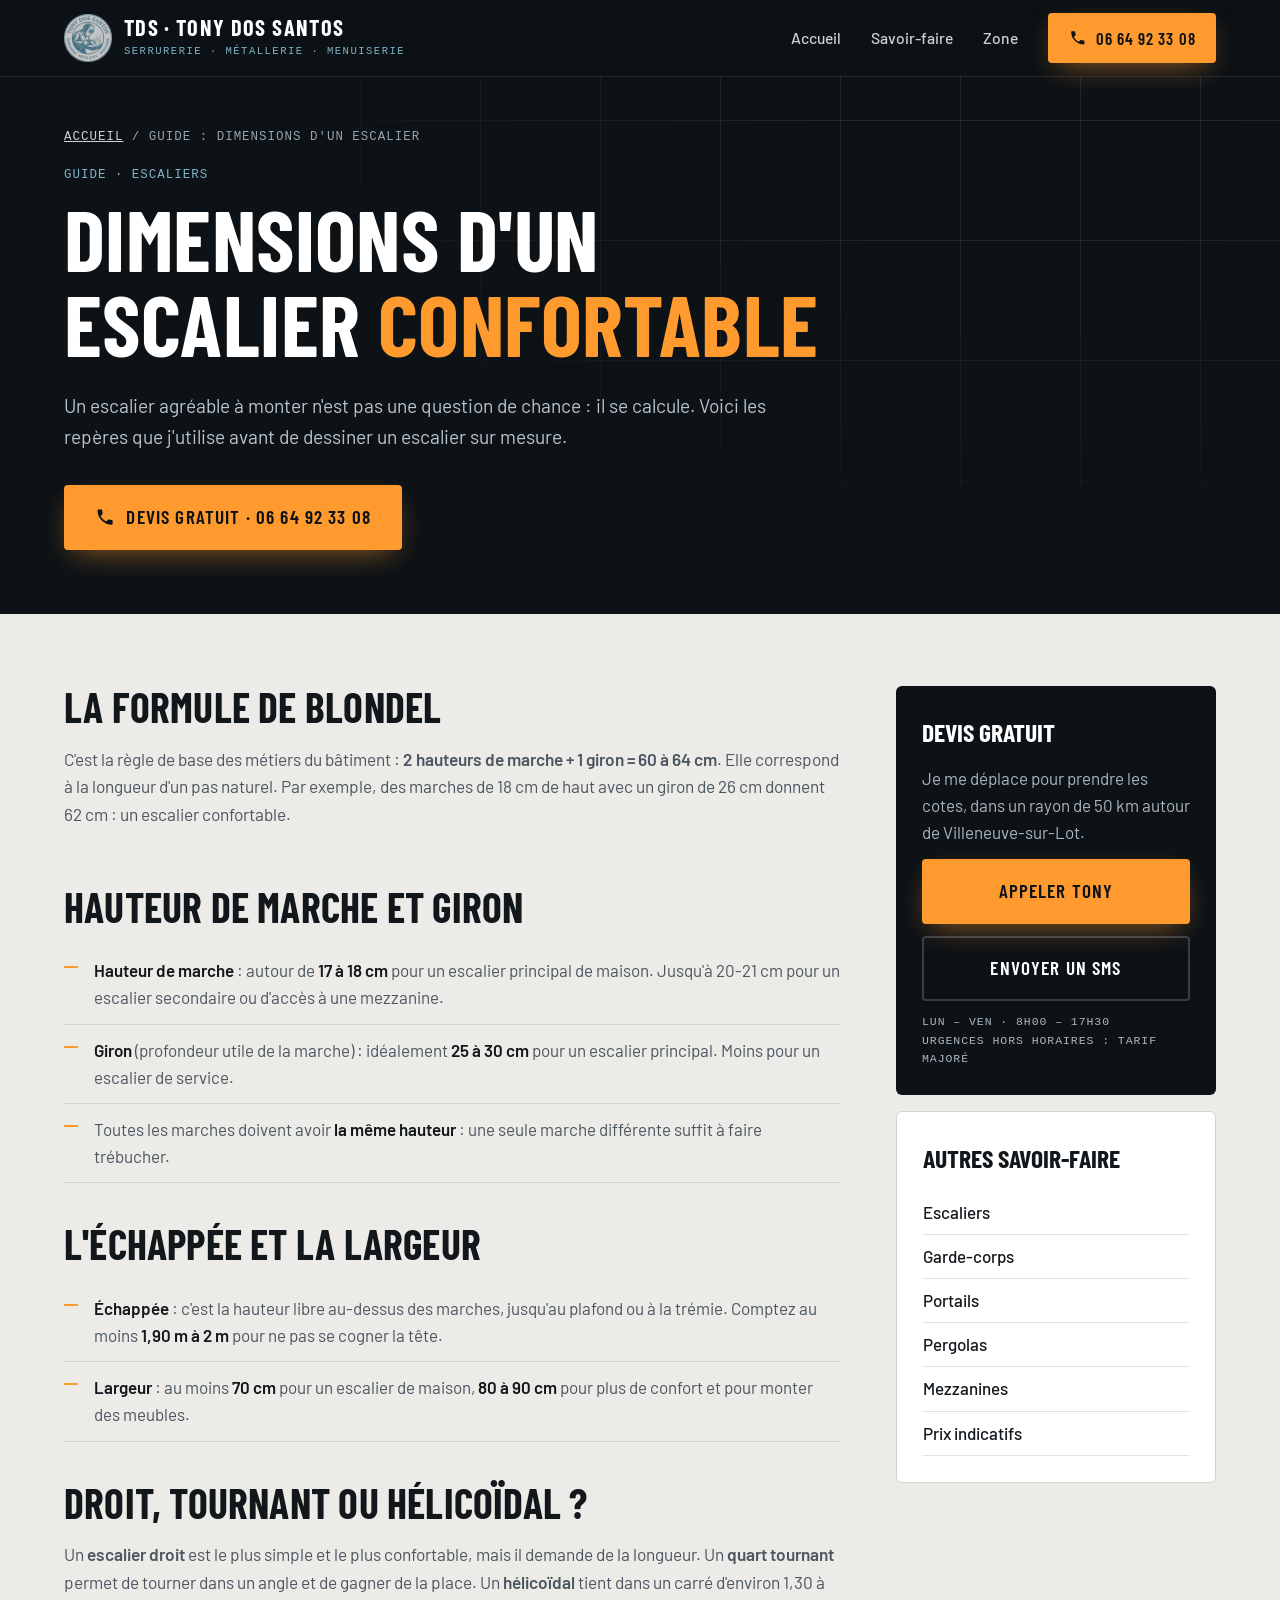
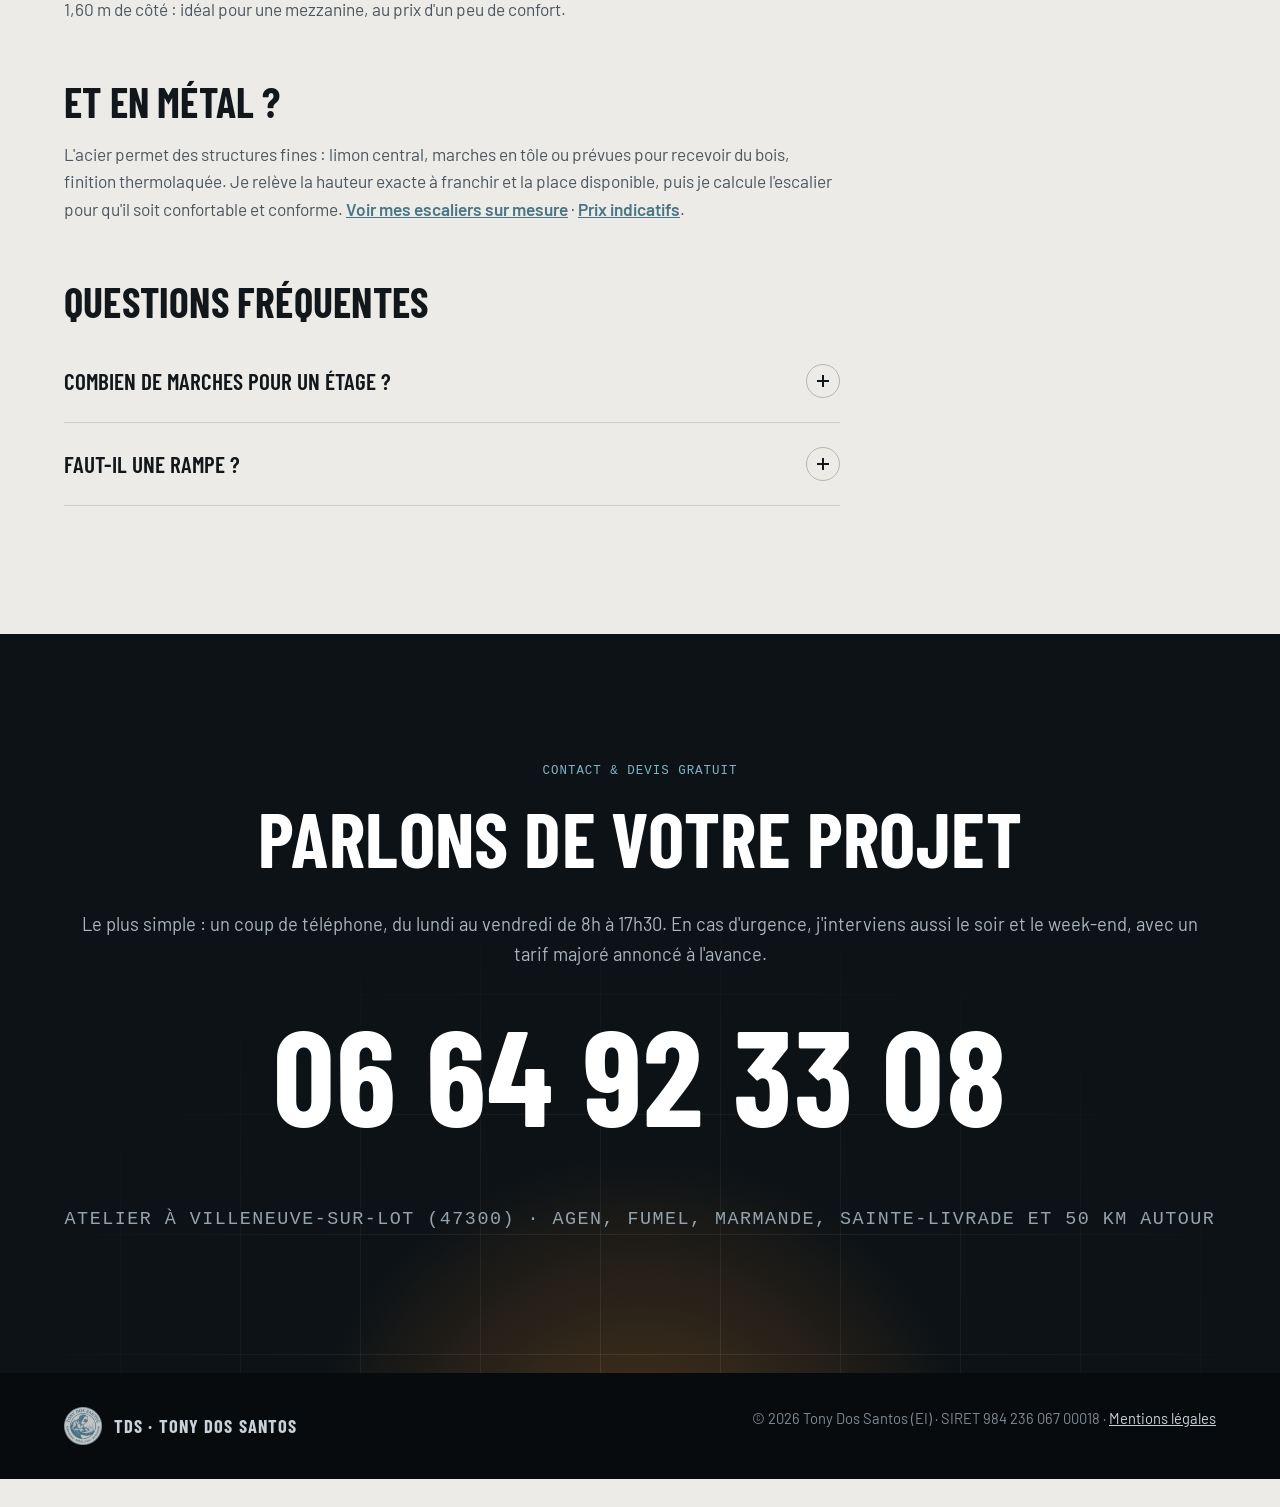
<file: guide-dimensions-escalier.html>
<!DOCTYPE html>
<html lang="fr" class="no-js">
<head>
  <meta charset="utf-8">
  <meta name="viewport" content="width=device-width, initial-scale=1">
  <title>Dimensions d'un escalier confortable : formule de Blondel, giron, échappée | TDS</title>
  <meta name="description" content="Hauteur de marche, giron, formule de Blondel, échappée, largeur : comment dimensionner un escalier confortable. Les repères d'un métallier qui fabrique des escaliers sur mesure à Villeneuve-sur-Lot.">
  <link rel="canonical" href="https://tdsserrurie.github.io/guide-dimensions-escalier.html">
  <meta name="theme-color" content="#0d1216">
  <meta property="og:type" content="website">
  <meta property="og:locale" content="fr_FR">
  <meta property="og:title" content="Dimensions d'un escalier confortable : formule de Blondel, giron, échappée | TDS">
  <meta property="og:description" content="Hauteur de marche, giron, formule de Blondel, échappée, largeur : comment dimensionner un escalier confortable. Les repères d'un métallier qui fabrique des escaliers sur mesure à Villeneuve-sur-Lot.">
  <meta property="og:url" content="https://tdsserrurie.github.io/guide-dimensions-escalier.html">
  <meta property="og:image" content="https://tdsserrurie.github.io/img/og-image.jpg">
  <link rel="icon" href="favicon.ico" sizes="any">
  <link rel="apple-touch-icon" href="apple-touch-icon.png">
  <link rel="preload" href="fonts/barlow-condensed-latin-700-normal.woff2" as="font" type="font/woff2" crossorigin>
  <link rel="stylesheet" href="style.css">
  <script>document.documentElement.classList.remove("no-js");</script>
  <script type="application/ld+json">{"@context": "https://schema.org", "@graph": [{"@type": "Service", "name": "Conception et fabrication d'escaliers métalliques sur mesure", "serviceType": "Guide : dimensions d'un escalier", "url": "https://tdsserrurie.github.io/guide-dimensions-escalier.html", "provider": {"@id": "https://tdsserrurie.github.io/#entreprise", "@type": "HomeAndConstructionBusiness", "name": "TDS – Tony Dos Santos Serrurerie Métallerie Menuiserie", "telephone": "+33664923308", "url": "https://tdsserrurie.github.io/"}, "areaServed": ["Villeneuve-sur-Lot", "Agen", "Fumel", "Marmande", "Sainte-Livrade-sur-Lot", "Monflanquin", "Lot-et-Garonne"]}, {"@type": "BreadcrumbList", "itemListElement": [{"@type": "ListItem", "position": 1, "name": "Accueil", "item": "https://tdsserrurie.github.io/"}, {"@type": "ListItem", "position": 2, "name": "Guide : dimensions d'un escalier", "item": "https://tdsserrurie.github.io/guide-dimensions-escalier.html"}]}]}</script>
</head>
<body class="svc-page guide-page">
  <a class="skip" href="#contenu">Aller au contenu</a>
  <header class="site-header is-solid" id="header">
    <div class="wrap">
      <a class="brand" href="./" aria-label="TDS – Tony Dos Santos, accueil">
        <img src="img/logo-240.webp" alt="" width="48" height="48">
        <span><b>TDS · Tony Dos Santos</b><small>Serrurerie · Métallerie · Menuiserie</small></span>
      </a>
      <nav class="nav" aria-label="Navigation principale">
        <a href="./">Accueil</a>
        <a href="./#services">Savoir-faire</a>
        <a href="./#zone">Zone</a>
        <a class="btn btn-spark" href="tel:+33664923308" aria-label="Appeler le 06 64 92 33 08"><svg viewBox="0 0 24 24" fill="currentColor" aria-hidden="true"><path d="M6.6 10.8a15.1 15.1 0 0 0 6.6 6.6l2.2-2.2a1 1 0 0 1 1-.25 11.4 11.4 0 0 0 3.6.57 1 1 0 0 1 1 1V20a1 1 0 0 1-1 1A17 17 0 0 1 3 4a1 1 0 0 1 1-1h3.5a1 1 0 0 1 1 1c0 1.25.2 2.45.57 3.57a1 1 0 0 1-.25 1z"/></svg><span class="label">06 64 92 33 08</span></a>
      </nav>
    </div>
  </header>

  <main id="contenu">
    <div class="svc-hero">
      <div class="wrap">
        <nav class="crumbs mono" aria-label="Fil d'Ariane"><a href="./">Accueil</a> / <span>Guide : dimensions d'un escalier</span></nav>
        <span class="tag mono">Guide · Escaliers</span>
        <h1>Dimensions d'un escalier <em>confortable</em></h1>
        <p class="lead">Un escalier agréable à monter n'est pas une question de chance : il se calcule. Voici les repères que j'utilise avant de dessiner un escalier sur mesure.</p>
        <div class="hero-cta">
          <a class="btn btn-spark" href="tel:+33664923308"><svg viewBox="0 0 24 24" fill="currentColor" aria-hidden="true"><path d="M6.6 10.8a15.1 15.1 0 0 0 6.6 6.6l2.2-2.2a1 1 0 0 1 1-.25 11.4 11.4 0 0 0 3.6.57 1 1 0 0 1 1 1V20a1 1 0 0 1-1 1A17 17 0 0 1 3 4a1 1 0 0 1 1-1h3.5a1 1 0 0 1 1 1c0 1.25.2 2.45.57 3.57a1 1 0 0 1-.25 1z"/></svg> Devis gratuit · 06 64 92 33 08</a>
        </div>
      </div>
    </div>

    <div class="wrap svc-body">
      <article>
        <section class="svc-sec reveal"><h2>La formule de Blondel</h2><p>C'est la règle de base des métiers du bâtiment : <b>2 hauteurs de marche + 1 giron = 60 à 64 cm</b>. Elle correspond à la longueur d'un pas naturel. Par exemple, des marches de 18 cm de haut avec un giron de 26 cm donnent 62 cm : un escalier confortable.</p></section><section class="svc-sec reveal"><h2>Hauteur de marche et giron</h2><ul class='ticks'><li><b>Hauteur de marche</b> : autour de <b>17 à 18 cm</b> pour un escalier principal de maison. Jusqu'à 20-21 cm pour un escalier secondaire ou d'accès à une mezzanine.</li><li><b>Giron</b> (profondeur utile de la marche) : idéalement <b>25 à 30 cm</b> pour un escalier principal. Moins pour un escalier de service.</li><li>Toutes les marches doivent avoir <b>la même hauteur</b> : une seule marche différente suffit à faire trébucher.</li></ul></section><section class="svc-sec reveal"><h2>L'échappée et la largeur</h2><ul class='ticks'><li><b>Échappée</b> : c'est la hauteur libre au-dessus des marches, jusqu'au plafond ou à la trémie. Comptez au moins <b>1,90 m à 2 m</b> pour ne pas se cogner la tête.</li><li><b>Largeur</b> : au moins <b>70 cm</b> pour un escalier de maison, <b>80 à 90 cm</b> pour plus de confort et pour monter des meubles.</li></ul></section><section class="svc-sec reveal"><h2>Droit, tournant ou hélicoïdal ?</h2><p>Un <b>escalier droit</b> est le plus simple et le plus confortable, mais il demande de la longueur. Un <b>quart tournant</b> permet de tourner dans un angle et de gagner de la place. Un <b>hélicoïdal</b> tient dans un carré d'environ 1,30 à 1,60 m de côté : idéal pour une mezzanine, au prix d'un peu de confort.</p></section><section class="svc-sec reveal"><h2>Et en métal ?</h2><p>L'acier permet des structures fines : limon central, marches en tôle ou prévues pour recevoir du bois, finition thermolaquée. Je relève la hauteur exacte à franchir et la place disponible, puis je calcule l'escalier pour qu'il soit confortable et conforme. <a href='escalier-metallique.html'>Voir mes escaliers sur mesure</a> · <a href='prix-metallerie.html'>Prix indicatifs</a>.</p></section>
        <section class="svc-sec faq reveal">
          <h2>Questions fréquentes</h2>
          <details><summary>Combien de marches pour un étage ?<i aria-hidden="true"></i></summary><p>Pour une hauteur d'étage d'environ 2,70 m, on compte en général 15 à 16 marches de 17 à 18 cm. Le nombre exact dépend de la hauteur mesurée sur place.</p></details><details><summary>Faut-il une rampe ?<i aria-hidden="true"></i></summary><p>Oui, une main courante est indispensable pour la sécurité, et un garde-corps est nécessaire du côté vide. Ils peuvent être fabriqués en même temps que l'escalier.</p></details>
        </section>
      </article>
      <aside class="svc-aside">
        <div class="aside-card">
          <b>Devis gratuit</b>
          <p>Je me déplace pour prendre les cotes, dans un rayon de 50&nbsp;km autour de Villeneuve-sur-Lot.</p>
          <a class="btn btn-spark" href="tel:+33664923308">Appeler Tony</a>
          <a class="btn btn-line" href="sms:+33664923308">Envoyer un SMS</a>
          <p class="mono small">Lun – Ven · 8h00 – 17h30<br>Urgences hors horaires : tarif majoré</p>
        </div>
        <div class="aside-card light">
          <b>Autres savoir-faire</b>
          <ul><li><a href="escalier-metallique.html">Escaliers</a></li><li><a href="garde-corps.html">Garde-corps</a></li><li><a href="portail-cloture.html">Portails</a></li><li><a href="pergola-metallique.html">Pergolas</a></li><li><a href="mezzanine-structure-acier.html">Mezzanines</a></li><li><a href="prix-metallerie.html">Prix indicatifs</a></li></ul>
        </div>
      </aside>
    </div>

    <section class="contact" id="contact">
      <div class="wrap reveal">
        <span class="kicker mono">Contact &amp; devis gratuit</span>
        <h2>Parlons de votre projet</h2>
        <p>Le plus simple&nbsp;: un coup de téléphone, du lundi au vendredi de 8h à 17h30. En cas d'urgence, j'interviens aussi le soir et le week-end, avec un tarif majoré annoncé à l'avance.</p>
        <a class="phone" href="tel:+33664923308">06 64 92 33 08</a>
        <p class="meta mono">Atelier à Villeneuve-sur-Lot (47300) · Agen, Fumel, Marmande, Sainte-Livrade et 50 km autour</p>
      </div>
    </section>
  </main>

  <footer class="site-footer">
    <div class="wrap">
      <a class="brand" href="./"><img src="img/logo-240.webp" alt="" width="38" height="38"><span><b>TDS · Tony Dos Santos</b></span></a>
      <p>© <span id="y">2026</span> Tony Dos Santos (EI) · SIRET 984 236 067 00018 · <a href="mentions-legales.html">Mentions légales</a></p>
    </div>
  </footer>

  <div class="callbar is-visible" id="callbar">
    <a class="btn btn-spark" href="tel:+33664923308"><svg viewBox="0 0 24 24" fill="currentColor" aria-hidden="true"><path d="M6.6 10.8a15.1 15.1 0 0 0 6.6 6.6l2.2-2.2a1 1 0 0 1 1-.25 11.4 11.4 0 0 0 3.6.57 1 1 0 0 1 1 1V20a1 1 0 0 1-1 1A17 17 0 0 1 3 4a1 1 0 0 1 1-1h3.5a1 1 0 0 1 1 1c0 1.25.2 2.45.57 3.57a1 1 0 0 1-.25 1z"/></svg> Appeler Tony</a>
    <a class="btn btn-line" href="sms:+33664923308">SMS</a>
  </div>

  <script>
    (function () {
      document.getElementById("y").textContent = new Date().getFullYear();
      var els = document.querySelectorAll(".reveal");
      if (!("IntersectionObserver" in window)) { els.forEach(function (e) { e.classList.add("in"); }); return; }
      var io = new IntersectionObserver(function (en) { en.forEach(function (e) { if (e.isIntersecting) { e.target.classList.add("in"); io.unobserve(e.target); } }); }, { rootMargin: "0px 0px -8% 0px" });
      els.forEach(function (e) { io.observe(e); });
    })();
  </script>
</body>
</html>
</file>
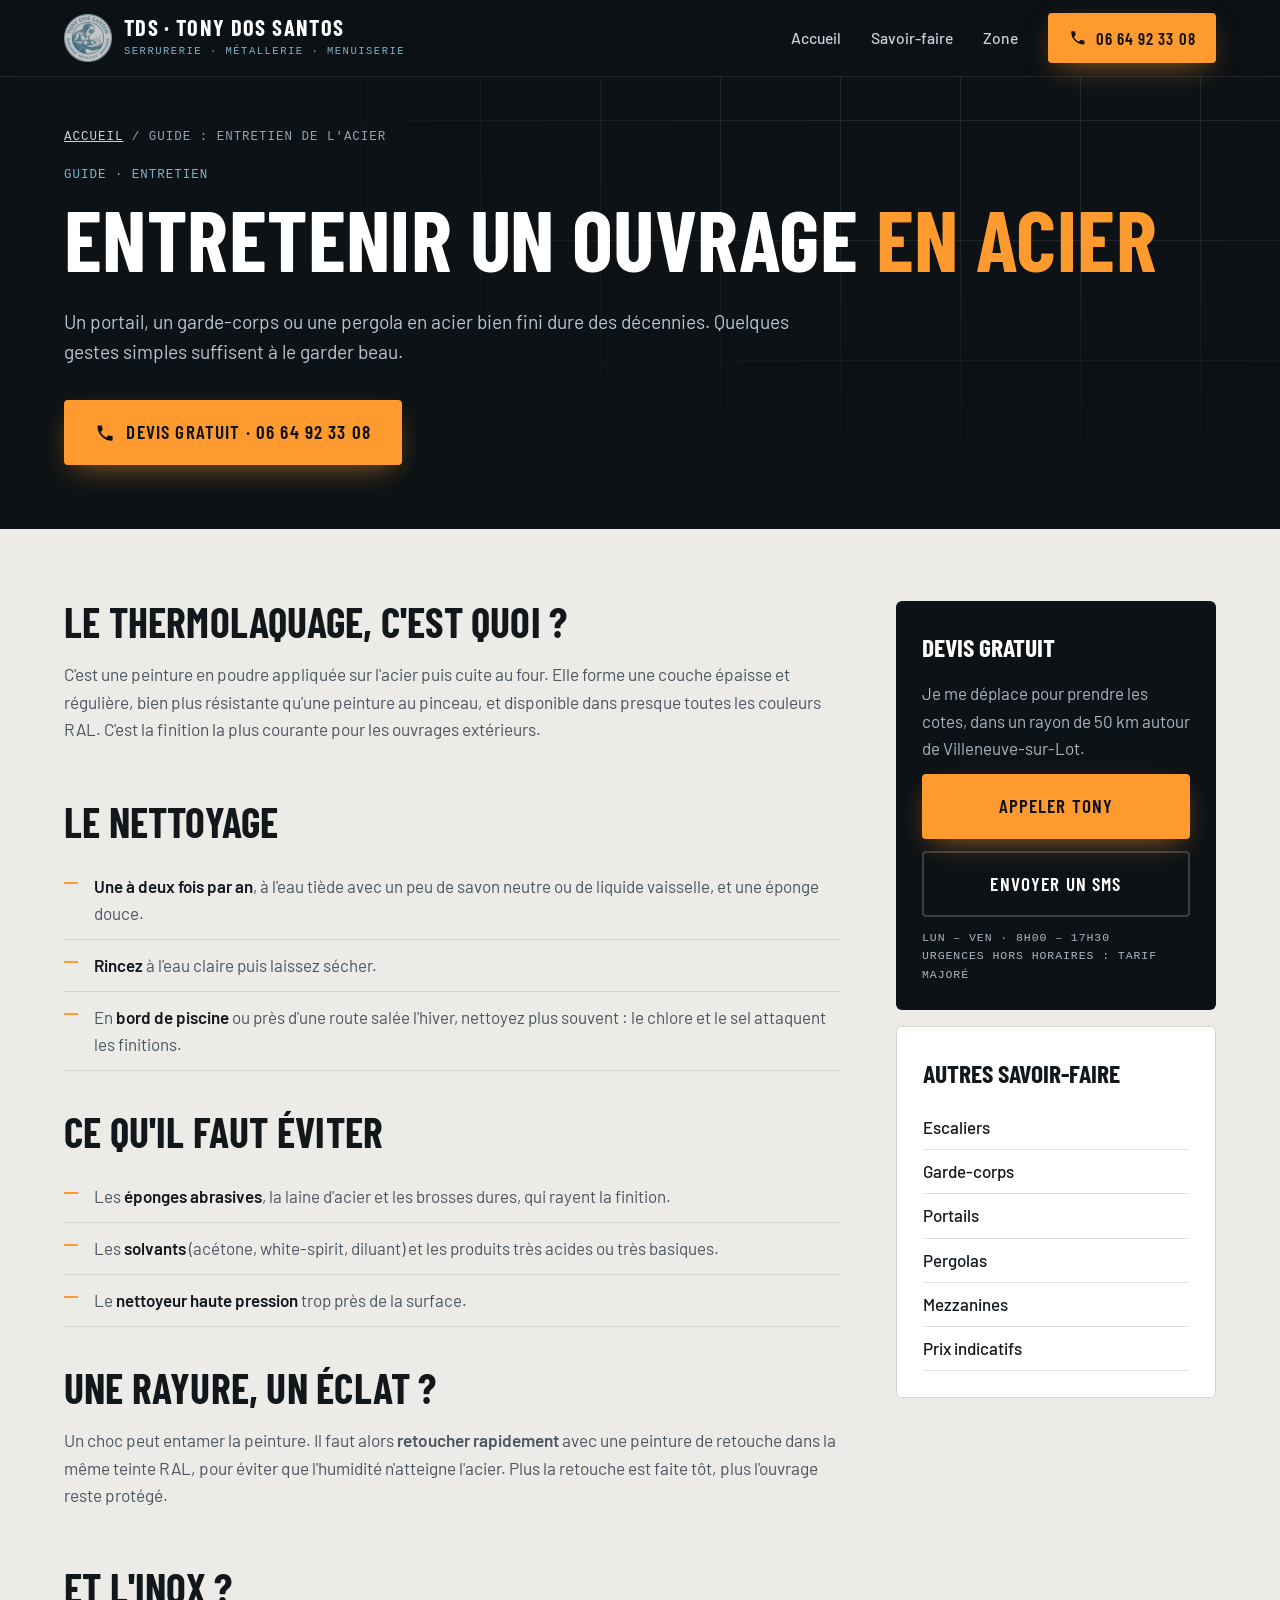
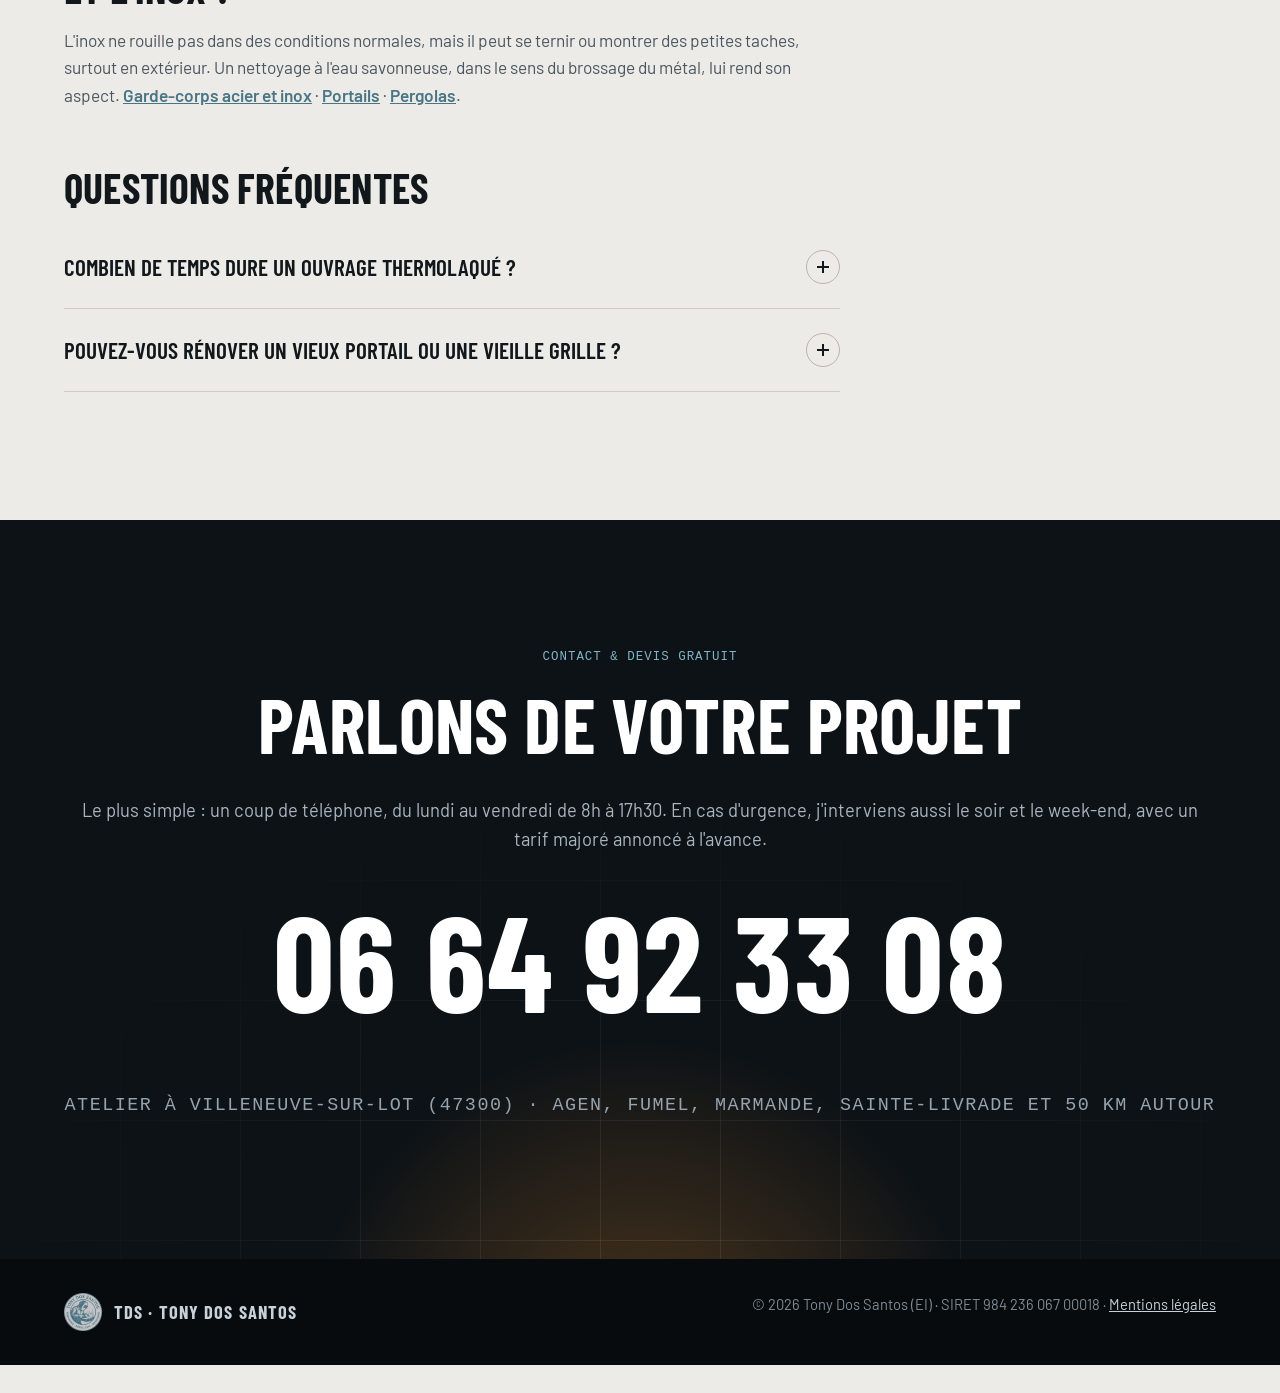
<file: guide-entretien-acier-thermolaque.html>
<!DOCTYPE html>
<html lang="fr" class="no-js">
<head>
  <meta charset="utf-8">
  <meta name="viewport" content="width=device-width, initial-scale=1">
  <title>Entretenir un portail, un garde-corps ou une pergola en acier thermolaqué | TDS</title>
  <meta name="description" content="Comment entretenir un ouvrage en acier thermolaqué ou en inox pour qu'il dure : nettoyage, produits à éviter, retouches. Les conseils d'un métallier de Villeneuve-sur-Lot.">
  <link rel="canonical" href="https://tdsserrurie.github.io/guide-entretien-acier-thermolaque.html">
  <meta name="theme-color" content="#0d1216">
  <meta property="og:type" content="website">
  <meta property="og:locale" content="fr_FR">
  <meta property="og:title" content="Entretenir un portail, un garde-corps ou une pergola en acier thermolaqué | TDS">
  <meta property="og:description" content="Comment entretenir un ouvrage en acier thermolaqué ou en inox pour qu'il dure : nettoyage, produits à éviter, retouches. Les conseils d'un métallier de Villeneuve-sur-Lot.">
  <meta property="og:url" content="https://tdsserrurie.github.io/guide-entretien-acier-thermolaque.html">
  <meta property="og:image" content="https://tdsserrurie.github.io/img/og-image.jpg">
  <link rel="icon" href="favicon.ico" sizes="any">
  <link rel="apple-touch-icon" href="apple-touch-icon.png">
  <link rel="preload" href="fonts/barlow-condensed-latin-700-normal.woff2" as="font" type="font/woff2" crossorigin>
  <link rel="stylesheet" href="style.css">
  <script>document.documentElement.classList.remove("no-js");</script>
  <script type="application/ld+json">{"@context": "https://schema.org", "@graph": [{"@type": "Service", "name": "Fabrication d'ouvrages métalliques durables", "serviceType": "Guide : entretien de l'acier", "url": "https://tdsserrurie.github.io/guide-entretien-acier-thermolaque.html", "provider": {"@id": "https://tdsserrurie.github.io/#entreprise", "@type": "HomeAndConstructionBusiness", "name": "TDS – Tony Dos Santos Serrurerie Métallerie Menuiserie", "telephone": "+33664923308", "url": "https://tdsserrurie.github.io/"}, "areaServed": ["Villeneuve-sur-Lot", "Agen", "Fumel", "Marmande", "Sainte-Livrade-sur-Lot", "Monflanquin", "Lot-et-Garonne"]}, {"@type": "BreadcrumbList", "itemListElement": [{"@type": "ListItem", "position": 1, "name": "Accueil", "item": "https://tdsserrurie.github.io/"}, {"@type": "ListItem", "position": 2, "name": "Guide : entretien de l'acier", "item": "https://tdsserrurie.github.io/guide-entretien-acier-thermolaque.html"}]}]}</script>
</head>
<body class="svc-page guide-page">
  <a class="skip" href="#contenu">Aller au contenu</a>
  <header class="site-header is-solid" id="header">
    <div class="wrap">
      <a class="brand" href="./" aria-label="TDS – Tony Dos Santos, accueil">
        <img src="img/logo-240.webp" alt="" width="48" height="48">
        <span><b>TDS · Tony Dos Santos</b><small>Serrurerie · Métallerie · Menuiserie</small></span>
      </a>
      <nav class="nav" aria-label="Navigation principale">
        <a href="./">Accueil</a>
        <a href="./#services">Savoir-faire</a>
        <a href="./#zone">Zone</a>
        <a class="btn btn-spark" href="tel:+33664923308" aria-label="Appeler le 06 64 92 33 08"><svg viewBox="0 0 24 24" fill="currentColor" aria-hidden="true"><path d="M6.6 10.8a15.1 15.1 0 0 0 6.6 6.6l2.2-2.2a1 1 0 0 1 1-.25 11.4 11.4 0 0 0 3.6.57 1 1 0 0 1 1 1V20a1 1 0 0 1-1 1A17 17 0 0 1 3 4a1 1 0 0 1 1-1h3.5a1 1 0 0 1 1 1c0 1.25.2 2.45.57 3.57a1 1 0 0 1-.25 1z"/></svg><span class="label">06 64 92 33 08</span></a>
      </nav>
    </div>
  </header>

  <main id="contenu">
    <div class="svc-hero">
      <div class="wrap">
        <nav class="crumbs mono" aria-label="Fil d'Ariane"><a href="./">Accueil</a> / <span>Guide : entretien de l'acier</span></nav>
        <span class="tag mono">Guide · Entretien</span>
        <h1>Entretenir un ouvrage <em>en acier</em></h1>
        <p class="lead">Un portail, un garde-corps ou une pergola en acier bien fini dure des décennies. Quelques gestes simples suffisent à le garder beau.</p>
        <div class="hero-cta">
          <a class="btn btn-spark" href="tel:+33664923308"><svg viewBox="0 0 24 24" fill="currentColor" aria-hidden="true"><path d="M6.6 10.8a15.1 15.1 0 0 0 6.6 6.6l2.2-2.2a1 1 0 0 1 1-.25 11.4 11.4 0 0 0 3.6.57 1 1 0 0 1 1 1V20a1 1 0 0 1-1 1A17 17 0 0 1 3 4a1 1 0 0 1 1-1h3.5a1 1 0 0 1 1 1c0 1.25.2 2.45.57 3.57a1 1 0 0 1-.25 1z"/></svg> Devis gratuit · 06 64 92 33 08</a>
        </div>
      </div>
    </div>

    <div class="wrap svc-body">
      <article>
        <section class="svc-sec reveal"><h2>Le thermolaquage, c'est quoi ?</h2><p>C'est une peinture en poudre appliquée sur l'acier puis cuite au four. Elle forme une couche épaisse et régulière, bien plus résistante qu'une peinture au pinceau, et disponible dans presque toutes les couleurs RAL. C'est la finition la plus courante pour les ouvrages extérieurs.</p></section><section class="svc-sec reveal"><h2>Le nettoyage</h2><ul class='ticks'><li><b>Une à deux fois par an</b>, à l'eau tiède avec un peu de savon neutre ou de liquide vaisselle, et une éponge douce.</li><li><b>Rincez</b> à l'eau claire puis laissez sécher.</li><li>En <b>bord de piscine</b> ou près d'une route salée l'hiver, nettoyez plus souvent : le chlore et le sel attaquent les finitions.</li></ul></section><section class="svc-sec reveal"><h2>Ce qu'il faut éviter</h2><ul class='ticks'><li>Les <b>éponges abrasives</b>, la laine d'acier et les brosses dures, qui rayent la finition.</li><li>Les <b>solvants</b> (acétone, white-spirit, diluant) et les produits très acides ou très basiques.</li><li>Le <b>nettoyeur haute pression</b> trop près de la surface.</li></ul></section><section class="svc-sec reveal"><h2>Une rayure, un éclat ?</h2><p>Un choc peut entamer la peinture. Il faut alors <b>retoucher rapidement</b> avec une peinture de retouche dans la même teinte RAL, pour éviter que l'humidité n'atteigne l'acier. Plus la retouche est faite tôt, plus l'ouvrage reste protégé.</p></section><section class="svc-sec reveal"><h2>Et l'inox ?</h2><p>L'inox ne rouille pas dans des conditions normales, mais il peut se ternir ou montrer des petites taches, surtout en extérieur. Un nettoyage à l'eau savonneuse, dans le sens du brossage du métal, lui rend son aspect. <a href='garde-corps.html'>Garde-corps acier et inox</a> · <a href='portail-cloture.html'>Portails</a> · <a href='pergola-metallique.html'>Pergolas</a>.</p></section>
        <section class="svc-sec faq reveal">
          <h2>Questions fréquentes</h2>
          <details><summary>Combien de temps dure un ouvrage thermolaqué ?<i aria-hidden="true"></i></summary><p>Bien entretenu, un ouvrage en acier thermolaqué garde son aspect de nombreuses années, et la structure elle-même dure des décennies.</p></details><details><summary>Pouvez-vous rénover un vieux portail ou une vieille grille ?<i aria-hidden="true"></i></summary><p>Selon son état, un ouvrage existant peut parfois être réparé ou modifié. Je vous conseille sur place, sans engagement.</p></details>
        </section>
      </article>
      <aside class="svc-aside">
        <div class="aside-card">
          <b>Devis gratuit</b>
          <p>Je me déplace pour prendre les cotes, dans un rayon de 50&nbsp;km autour de Villeneuve-sur-Lot.</p>
          <a class="btn btn-spark" href="tel:+33664923308">Appeler Tony</a>
          <a class="btn btn-line" href="sms:+33664923308">Envoyer un SMS</a>
          <p class="mono small">Lun – Ven · 8h00 – 17h30<br>Urgences hors horaires : tarif majoré</p>
        </div>
        <div class="aside-card light">
          <b>Autres savoir-faire</b>
          <ul><li><a href="escalier-metallique.html">Escaliers</a></li><li><a href="garde-corps.html">Garde-corps</a></li><li><a href="portail-cloture.html">Portails</a></li><li><a href="pergola-metallique.html">Pergolas</a></li><li><a href="mezzanine-structure-acier.html">Mezzanines</a></li><li><a href="prix-metallerie.html">Prix indicatifs</a></li></ul>
        </div>
      </aside>
    </div>

    <section class="contact" id="contact">
      <div class="wrap reveal">
        <span class="kicker mono">Contact &amp; devis gratuit</span>
        <h2>Parlons de votre projet</h2>
        <p>Le plus simple&nbsp;: un coup de téléphone, du lundi au vendredi de 8h à 17h30. En cas d'urgence, j'interviens aussi le soir et le week-end, avec un tarif majoré annoncé à l'avance.</p>
        <a class="phone" href="tel:+33664923308">06 64 92 33 08</a>
        <p class="meta mono">Atelier à Villeneuve-sur-Lot (47300) · Agen, Fumel, Marmande, Sainte-Livrade et 50 km autour</p>
      </div>
    </section>
  </main>

  <footer class="site-footer">
    <div class="wrap">
      <a class="brand" href="./"><img src="img/logo-240.webp" alt="" width="38" height="38"><span><b>TDS · Tony Dos Santos</b></span></a>
      <p>© <span id="y">2026</span> Tony Dos Santos (EI) · SIRET 984 236 067 00018 · <a href="mentions-legales.html">Mentions légales</a></p>
    </div>
  </footer>

  <div class="callbar is-visible" id="callbar">
    <a class="btn btn-spark" href="tel:+33664923308"><svg viewBox="0 0 24 24" fill="currentColor" aria-hidden="true"><path d="M6.6 10.8a15.1 15.1 0 0 0 6.6 6.6l2.2-2.2a1 1 0 0 1 1-.25 11.4 11.4 0 0 0 3.6.57 1 1 0 0 1 1 1V20a1 1 0 0 1-1 1A17 17 0 0 1 3 4a1 1 0 0 1 1-1h3.5a1 1 0 0 1 1 1c0 1.25.2 2.45.57 3.57a1 1 0 0 1-.25 1z"/></svg> Appeler Tony</a>
    <a class="btn btn-line" href="sms:+33664923308">SMS</a>
  </div>

  <script>
    (function () {
      document.getElementById("y").textContent = new Date().getFullYear();
      var els = document.querySelectorAll(".reveal");
      if (!("IntersectionObserver" in window)) { els.forEach(function (e) { e.classList.add("in"); }); return; }
      var io = new IntersectionObserver(function (en) { en.forEach(function (e) { if (e.isIntersecting) { e.target.classList.add("in"); io.unobserve(e.target); } }); }, { rootMargin: "0px 0px -8% 0px" });
      els.forEach(function (e) { io.observe(e); });
    })();
  </script>
</body>
</html>
</file>
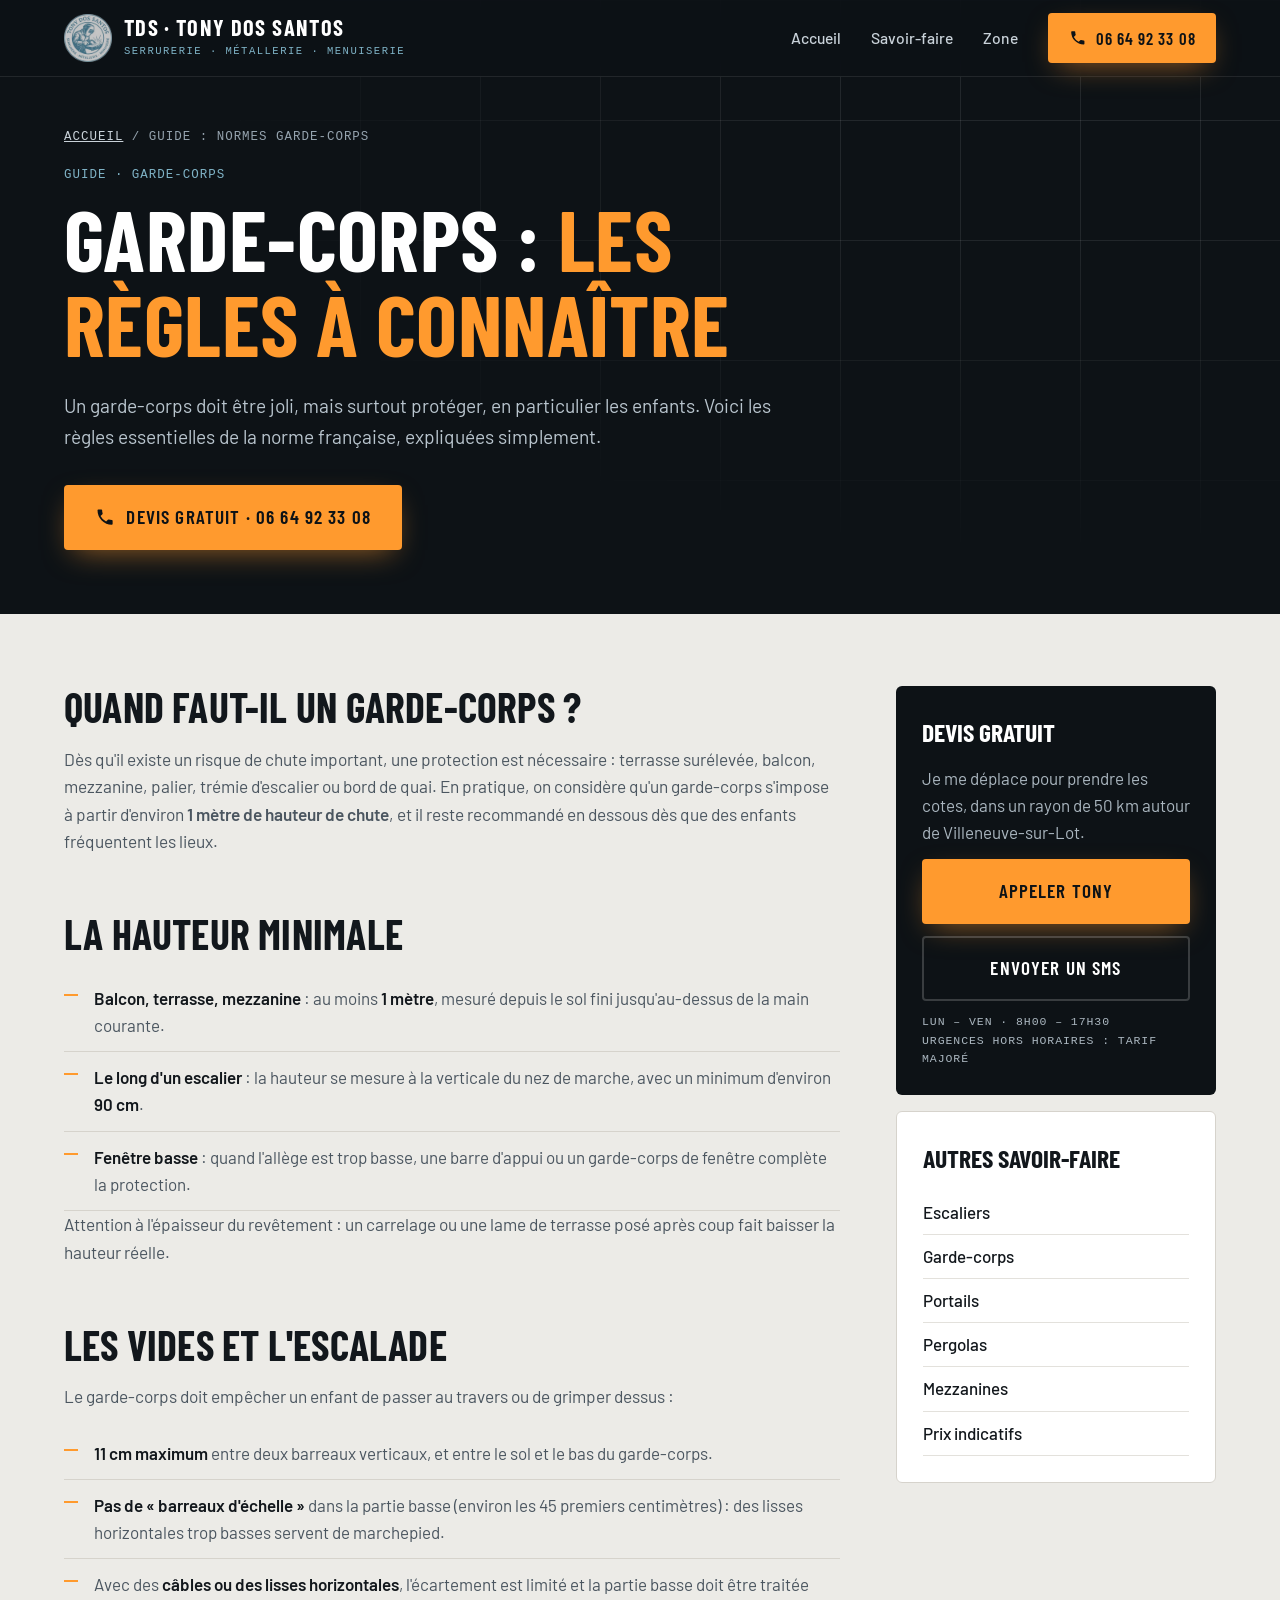
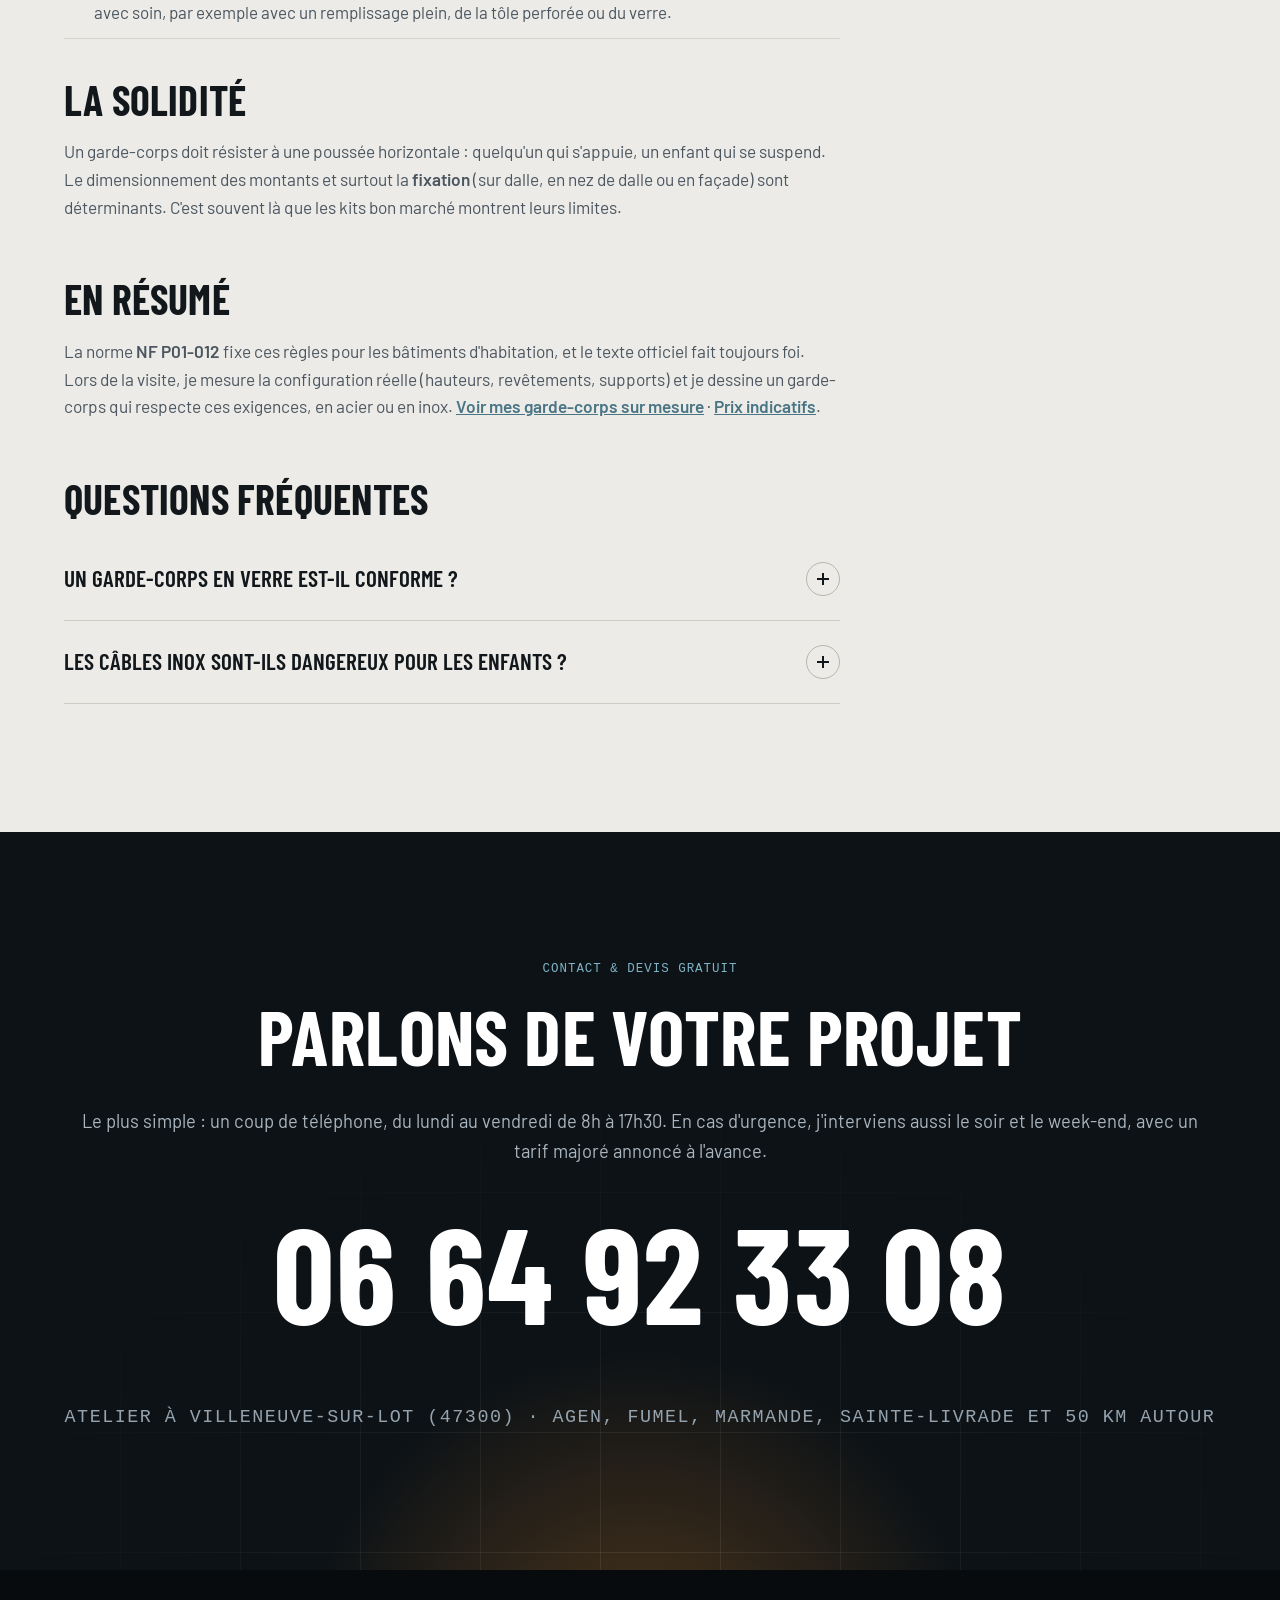
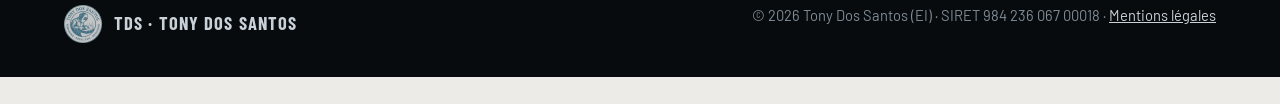
<file: guide-garde-corps-normes.html>
<!DOCTYPE html>
<html lang="fr" class="no-js">
<head>
  <meta charset="utf-8">
  <meta name="viewport" content="width=device-width, initial-scale=1">
  <title>Garde-corps : hauteur, espacement et normes (NF P01-012) | TDS Villeneuve-sur-Lot</title>
  <meta name="description" content="Quelle hauteur pour un garde-corps de terrasse, de balcon ou d'escalier ? Espacement des barreaux, partie basse non escaladable : les règles essentielles de la norme NF P01-012 expliquées par un métallier de Villeneuve-sur-Lot.">
  <link rel="canonical" href="https://tdsserrurie.github.io/guide-garde-corps-normes.html">
  <meta name="theme-color" content="#0d1216">
  <meta property="og:type" content="website">
  <meta property="og:locale" content="fr_FR">
  <meta property="og:title" content="Garde-corps : hauteur, espacement et normes (NF P01-012) | TDS Villeneuve-sur-Lot">
  <meta property="og:description" content="Quelle hauteur pour un garde-corps de terrasse, de balcon ou d'escalier ? Espacement des barreaux, partie basse non escaladable : les règles essentielles de la norme NF P01-012 expliquées par un métallier de Villeneuve-sur-Lot.">
  <meta property="og:url" content="https://tdsserrurie.github.io/guide-garde-corps-normes.html">
  <meta property="og:image" content="https://tdsserrurie.github.io/img/og-image.jpg">
  <link rel="icon" href="favicon.ico" sizes="any">
  <link rel="apple-touch-icon" href="apple-touch-icon.png">
  <link rel="preload" href="fonts/barlow-condensed-latin-700-normal.woff2" as="font" type="font/woff2" crossorigin>
  <link rel="stylesheet" href="style.css">
  <script>document.documentElement.classList.remove("no-js");</script>
  <script type="application/ld+json">{"@context": "https://schema.org", "@graph": [{"@type": "Service", "name": "Conseil et fabrication de garde-corps conformes", "serviceType": "Guide : normes garde-corps", "url": "https://tdsserrurie.github.io/guide-garde-corps-normes.html", "provider": {"@id": "https://tdsserrurie.github.io/#entreprise", "@type": "HomeAndConstructionBusiness", "name": "TDS – Tony Dos Santos Serrurerie Métallerie Menuiserie", "telephone": "+33664923308", "url": "https://tdsserrurie.github.io/"}, "areaServed": ["Villeneuve-sur-Lot", "Agen", "Fumel", "Marmande", "Sainte-Livrade-sur-Lot", "Monflanquin", "Lot-et-Garonne"]}, {"@type": "BreadcrumbList", "itemListElement": [{"@type": "ListItem", "position": 1, "name": "Accueil", "item": "https://tdsserrurie.github.io/"}, {"@type": "ListItem", "position": 2, "name": "Guide : normes garde-corps", "item": "https://tdsserrurie.github.io/guide-garde-corps-normes.html"}]}]}</script>
</head>
<body class="svc-page guide-page">
  <a class="skip" href="#contenu">Aller au contenu</a>
  <header class="site-header is-solid" id="header">
    <div class="wrap">
      <a class="brand" href="./" aria-label="TDS – Tony Dos Santos, accueil">
        <img src="img/logo-240.webp" alt="" width="48" height="48">
        <span><b>TDS · Tony Dos Santos</b><small>Serrurerie · Métallerie · Menuiserie</small></span>
      </a>
      <nav class="nav" aria-label="Navigation principale">
        <a href="./">Accueil</a>
        <a href="./#services">Savoir-faire</a>
        <a href="./#zone">Zone</a>
        <a class="btn btn-spark" href="tel:+33664923308" aria-label="Appeler le 06 64 92 33 08"><svg viewBox="0 0 24 24" fill="currentColor" aria-hidden="true"><path d="M6.6 10.8a15.1 15.1 0 0 0 6.6 6.6l2.2-2.2a1 1 0 0 1 1-.25 11.4 11.4 0 0 0 3.6.57 1 1 0 0 1 1 1V20a1 1 0 0 1-1 1A17 17 0 0 1 3 4a1 1 0 0 1 1-1h3.5a1 1 0 0 1 1 1c0 1.25.2 2.45.57 3.57a1 1 0 0 1-.25 1z"/></svg><span class="label">06 64 92 33 08</span></a>
      </nav>
    </div>
  </header>

  <main id="contenu">
    <div class="svc-hero">
      <div class="wrap">
        <nav class="crumbs mono" aria-label="Fil d'Ariane"><a href="./">Accueil</a> / <span>Guide : normes garde-corps</span></nav>
        <span class="tag mono">Guide · Garde-corps</span>
        <h1>Garde-corps : <em>les règles à connaître</em></h1>
        <p class="lead">Un garde-corps doit être joli, mais surtout protéger, en particulier les enfants. Voici les règles essentielles de la norme française, expliquées simplement.</p>
        <div class="hero-cta">
          <a class="btn btn-spark" href="tel:+33664923308"><svg viewBox="0 0 24 24" fill="currentColor" aria-hidden="true"><path d="M6.6 10.8a15.1 15.1 0 0 0 6.6 6.6l2.2-2.2a1 1 0 0 1 1-.25 11.4 11.4 0 0 0 3.6.57 1 1 0 0 1 1 1V20a1 1 0 0 1-1 1A17 17 0 0 1 3 4a1 1 0 0 1 1-1h3.5a1 1 0 0 1 1 1c0 1.25.2 2.45.57 3.57a1 1 0 0 1-.25 1z"/></svg> Devis gratuit · 06 64 92 33 08</a>
        </div>
      </div>
    </div>

    <div class="wrap svc-body">
      <article>
        <section class="svc-sec reveal"><h2>Quand faut-il un garde-corps ?</h2><p>Dès qu'il existe un risque de chute important, une protection est nécessaire : terrasse surélevée, balcon, mezzanine, palier, trémie d'escalier ou bord de quai. En pratique, on considère qu'un garde-corps s'impose à partir d'environ <b>1 mètre de hauteur de chute</b>, et il reste recommandé en dessous dès que des enfants fréquentent les lieux.</p></section><section class="svc-sec reveal"><h2>La hauteur minimale</h2><ul class='ticks'><li><b>Balcon, terrasse, mezzanine</b> : au moins <b>1 mètre</b>, mesuré depuis le sol fini jusqu'au-dessus de la main courante.</li><li><b>Le long d'un escalier</b> : la hauteur se mesure à la verticale du nez de marche, avec un minimum d'environ <b>90 cm</b>.</li><li><b>Fenêtre basse</b> : quand l'allège est trop basse, une barre d'appui ou un garde-corps de fenêtre complète la protection.</li></ul><p>Attention à l'épaisseur du revêtement : un carrelage ou une lame de terrasse posé après coup fait baisser la hauteur réelle.</p></section><section class="svc-sec reveal"><h2>Les vides et l'escalade</h2><p>Le garde-corps doit empêcher un enfant de passer au travers ou de grimper dessus :</p><ul class='ticks'><li><b>11 cm maximum</b> entre deux barreaux verticaux, et entre le sol et le bas du garde-corps.</li><li><b>Pas de « barreaux d'échelle »</b> dans la partie basse (environ les 45 premiers centimètres) : des lisses horizontales trop basses servent de marchepied.</li><li>Avec des <b>câbles ou des lisses horizontales</b>, l'écartement est limité et la partie basse doit être traitée avec soin, par exemple avec un remplissage plein, de la tôle perforée ou du verre.</li></ul></section><section class="svc-sec reveal"><h2>La solidité</h2><p>Un garde-corps doit résister à une poussée horizontale : quelqu'un qui s'appuie, un enfant qui se suspend. Le dimensionnement des montants et surtout la <b>fixation</b> (sur dalle, en nez de dalle ou en façade) sont déterminants. C'est souvent là que les kits bon marché montrent leurs limites.</p></section><section class="svc-sec reveal"><h2>En résumé</h2><p>La norme <b>NF P01-012</b> fixe ces règles pour les bâtiments d'habitation, et le texte officiel fait toujours foi. Lors de la visite, je mesure la configuration réelle (hauteurs, revêtements, supports) et je dessine un garde-corps qui respecte ces exigences, en acier ou en inox. <a href='garde-corps.html'>Voir mes garde-corps sur mesure</a> · <a href='prix-metallerie.html'>Prix indicatifs</a>.</p></section>
        <section class="svc-sec faq reveal">
          <h2>Questions fréquentes</h2>
          <details><summary>Un garde-corps en verre est-il conforme ?<i aria-hidden="true"></i></summary><p>Oui, à condition d'utiliser un verre feuilleté de sécurité adapté et une fixation dimensionnée pour la charge. Le verre a l'avantage de supprimer tout risque d'escalade.</p></details><details><summary>Les câbles inox sont-ils dangereux pour les enfants ?<i aria-hidden="true"></i></summary><p>Des câbles horizontaux peuvent être escaladés s'ils sont mal conçus. On limite leur écartement et on traite la partie basse autrement. Je vous conseille sur place selon votre situation.</p></details>
        </section>
      </article>
      <aside class="svc-aside">
        <div class="aside-card">
          <b>Devis gratuit</b>
          <p>Je me déplace pour prendre les cotes, dans un rayon de 50&nbsp;km autour de Villeneuve-sur-Lot.</p>
          <a class="btn btn-spark" href="tel:+33664923308">Appeler Tony</a>
          <a class="btn btn-line" href="sms:+33664923308">Envoyer un SMS</a>
          <p class="mono small">Lun – Ven · 8h00 – 17h30<br>Urgences hors horaires : tarif majoré</p>
        </div>
        <div class="aside-card light">
          <b>Autres savoir-faire</b>
          <ul><li><a href="escalier-metallique.html">Escaliers</a></li><li><a href="garde-corps.html">Garde-corps</a></li><li><a href="portail-cloture.html">Portails</a></li><li><a href="pergola-metallique.html">Pergolas</a></li><li><a href="mezzanine-structure-acier.html">Mezzanines</a></li><li><a href="prix-metallerie.html">Prix indicatifs</a></li></ul>
        </div>
      </aside>
    </div>

    <section class="contact" id="contact">
      <div class="wrap reveal">
        <span class="kicker mono">Contact &amp; devis gratuit</span>
        <h2>Parlons de votre projet</h2>
        <p>Le plus simple&nbsp;: un coup de téléphone, du lundi au vendredi de 8h à 17h30. En cas d'urgence, j'interviens aussi le soir et le week-end, avec un tarif majoré annoncé à l'avance.</p>
        <a class="phone" href="tel:+33664923308">06 64 92 33 08</a>
        <p class="meta mono">Atelier à Villeneuve-sur-Lot (47300) · Agen, Fumel, Marmande, Sainte-Livrade et 50 km autour</p>
      </div>
    </section>
  </main>

  <footer class="site-footer">
    <div class="wrap">
      <a class="brand" href="./"><img src="img/logo-240.webp" alt="" width="38" height="38"><span><b>TDS · Tony Dos Santos</b></span></a>
      <p>© <span id="y">2026</span> Tony Dos Santos (EI) · SIRET 984 236 067 00018 · <a href="mentions-legales.html">Mentions légales</a></p>
    </div>
  </footer>

  <div class="callbar is-visible" id="callbar">
    <a class="btn btn-spark" href="tel:+33664923308"><svg viewBox="0 0 24 24" fill="currentColor" aria-hidden="true"><path d="M6.6 10.8a15.1 15.1 0 0 0 6.6 6.6l2.2-2.2a1 1 0 0 1 1-.25 11.4 11.4 0 0 0 3.6.57 1 1 0 0 1 1 1V20a1 1 0 0 1-1 1A17 17 0 0 1 3 4a1 1 0 0 1 1-1h3.5a1 1 0 0 1 1 1c0 1.25.2 2.45.57 3.57a1 1 0 0 1-.25 1z"/></svg> Appeler Tony</a>
    <a class="btn btn-line" href="sms:+33664923308">SMS</a>
  </div>

  <script>
    (function () {
      document.getElementById("y").textContent = new Date().getFullYear();
      var els = document.querySelectorAll(".reveal");
      if (!("IntersectionObserver" in window)) { els.forEach(function (e) { e.classList.add("in"); }); return; }
      var io = new IntersectionObserver(function (en) { en.forEach(function (e) { if (e.isIntersecting) { e.target.classList.add("in"); io.unobserve(e.target); } }); }, { rootMargin: "0px 0px -8% 0px" });
      els.forEach(function (e) { io.observe(e); });
    })();
  </script>
</body>
</html>
</file>
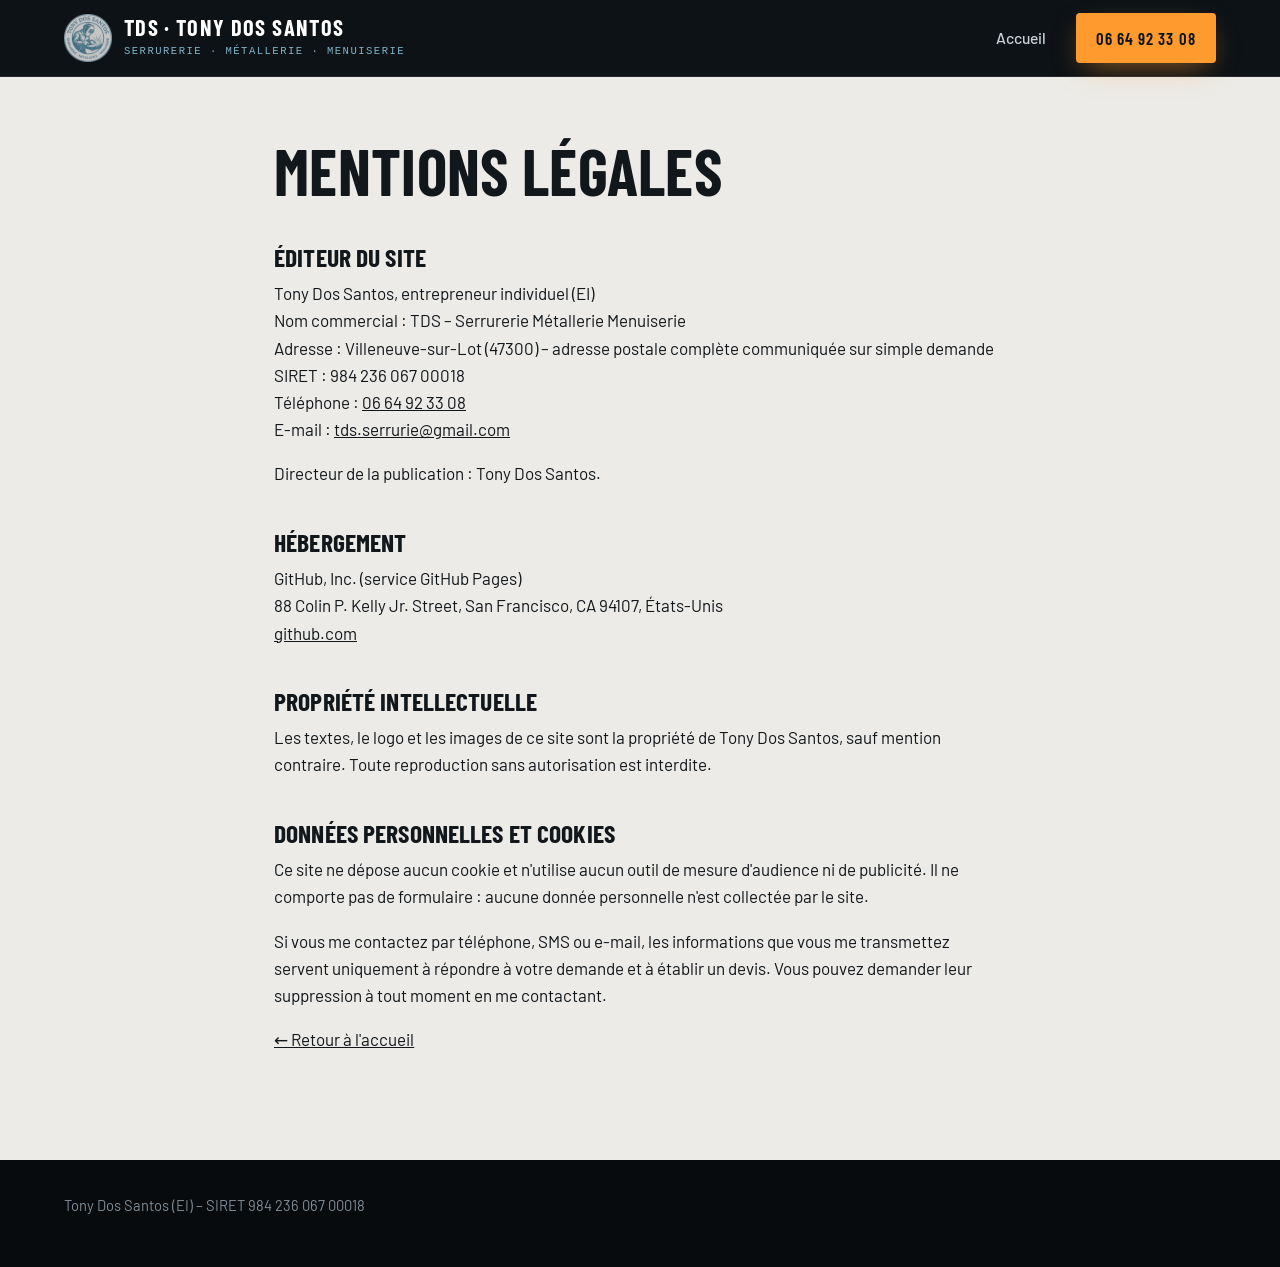
<file: mentions-legales.html>
<!DOCTYPE html>
<html lang="fr">
<head>
  <meta charset="utf-8">
  <meta name="viewport" content="width=device-width, initial-scale=1">
  <title>Mentions légales | TDS – Tony Dos Santos</title>
  <meta name="description" content="Mentions légales du site de TDS – Tony Dos Santos, métallier serrurier à Villeneuve-sur-Lot.">
  <meta name="robots" content="noindex, follow">
  <link rel="canonical" href="https://tdsserrurie.github.io/mentions-legales.html">
  <link rel="icon" href="favicon.ico" sizes="any">
  <link rel="apple-touch-icon" href="apple-touch-icon.png">
  <link rel="stylesheet" href="style.css">
</head>
<body class="legal-page">
  <header class="site-header is-solid">
    <div class="wrap">
      <a class="brand" href="./">
        <img src="img/logo-240.webp" alt="" width="48" height="48">
        <span><b>TDS · Tony Dos Santos</b><small>Serrurerie · Métallerie · Menuiserie</small></span>
      </a>
      <nav class="nav" aria-label="Navigation principale">
        <a href="./">Accueil</a>
        <a class="btn btn-spark" href="tel:+33664923308"><span class="label">06 64 92 33 08</span></a>
      </nav>
    </div>
  </header>

  <main class="legal">
    <div class="wrap">
      <h1>Mentions légales</h1>

      <h2>Éditeur du site</h2>
      <p>Tony Dos Santos, entrepreneur individuel (EI)<br>
      Nom commercial : TDS – Serrurerie Métallerie Menuiserie<br>
      Adresse : Villeneuve-sur-Lot (47300) – adresse postale complète communiquée sur simple demande<br>
      SIRET : 984 236 067 00018<br>
      Téléphone : <a href="tel:+33664923308">06 64 92 33 08</a><br>
      E-mail : <a href="mailto:tds.serrurie@gmail.com">tds.serrurie@gmail.com</a></p>
      <p>Directeur de la publication : Tony Dos Santos.</p>

      <h2>Hébergement</h2>
      <p>GitHub, Inc. (service GitHub Pages)<br>
      88 Colin P. Kelly Jr. Street, San Francisco, CA 94107, États-Unis<br>
      <a href="https://github.com" rel="nofollow">github.com</a></p>

      <h2>Propriété intellectuelle</h2>
      <p>Les textes, le logo et les images de ce site sont la propriété de Tony Dos Santos, sauf mention contraire. Toute reproduction sans autorisation est interdite.</p>

      <h2>Données personnelles et cookies</h2>
      <p>Ce site ne dépose aucun cookie et n'utilise aucun outil de mesure d'audience ni de publicité. Il ne comporte pas de formulaire : aucune donnée personnelle n'est collectée par le site.</p>
      <p>Si vous me contactez par téléphone, SMS ou e-mail, les informations que vous me transmettez servent uniquement à répondre à votre demande et à établir un devis. Vous pouvez demander leur suppression à tout moment en me contactant.</p>

      <p><a href="./">← Retour à l'accueil</a></p>
    </div>
  </main>

  <footer class="site-footer">
    <div class="wrap">
      <p>Tony Dos Santos (EI) – SIRET 984 236 067 00018</p>
    </div>
  </footer>
</body>
</html>
</file>
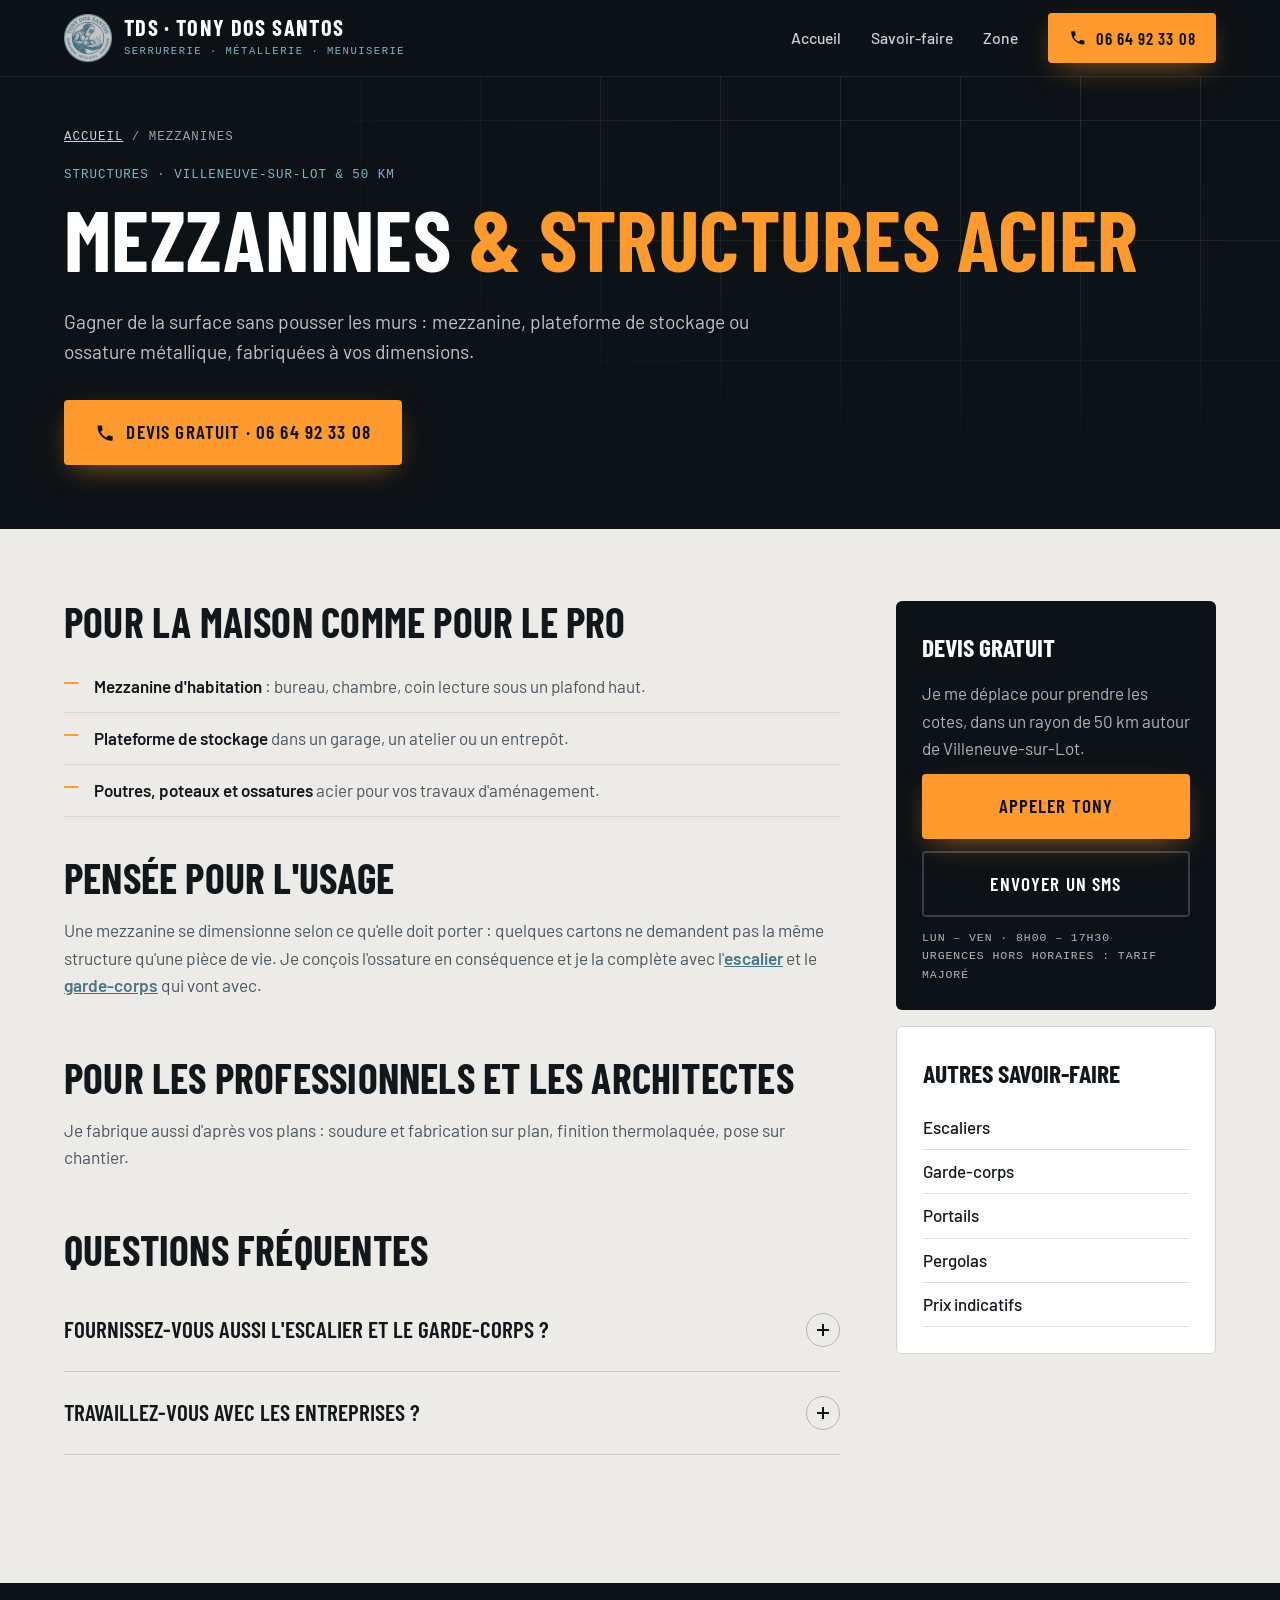
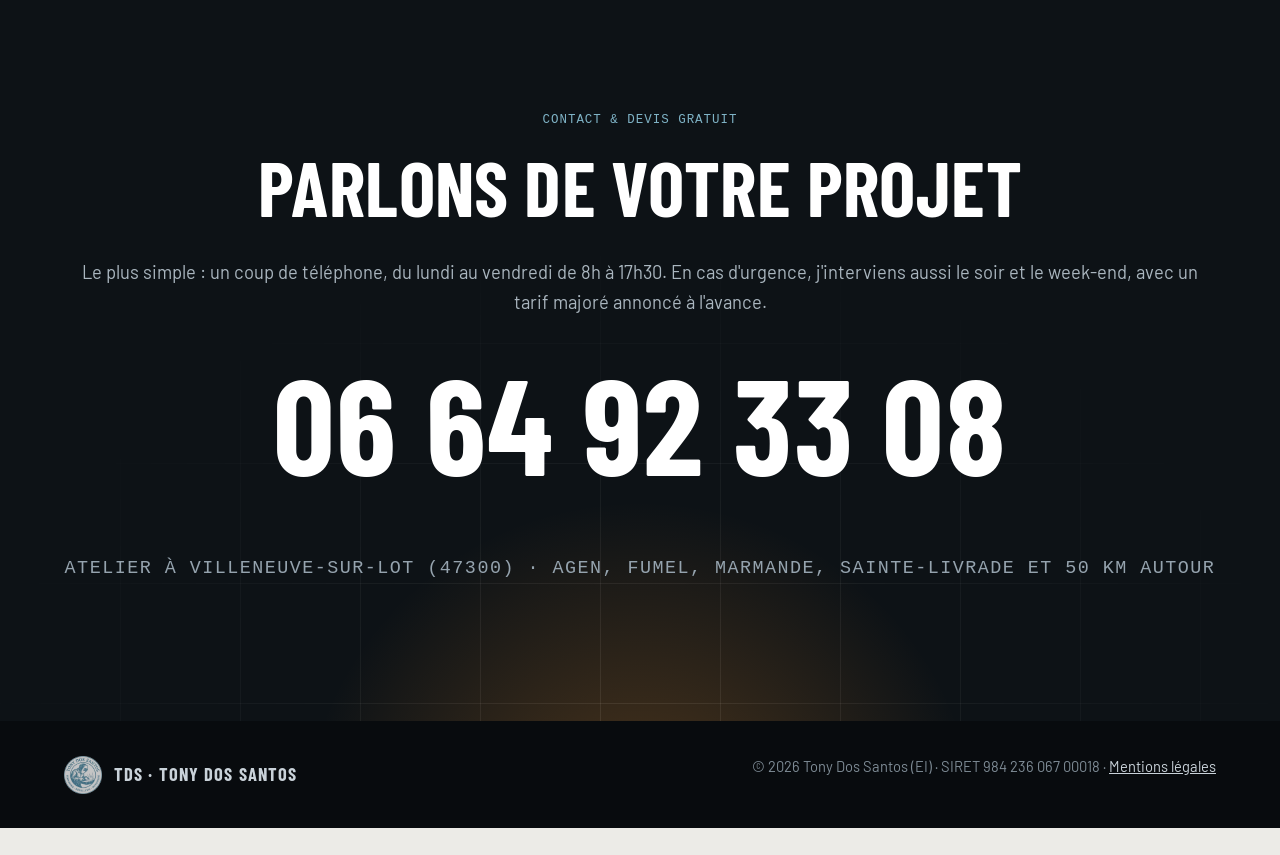
<file: mezzanine-structure-acier.html>
<!DOCTYPE html>
<html lang="fr" class="no-js">
<head>
  <meta charset="utf-8">
  <meta name="viewport" content="width=device-width, initial-scale=1">
  <title>Mezzanine et structure acier sur mesure – Villeneuve-sur-Lot | TDS</title>
  <meta name="description" content="Mezzanine métallique, plancher, poutres et ossature acier sur mesure à Villeneuve-sur-Lot pour maison, atelier ou local professionnel. Fabrication et pose. Devis gratuit.">
  <link rel="canonical" href="https://tdsserrurie.github.io/mezzanine-structure-acier.html">
  <meta name="theme-color" content="#0d1216">
  <meta property="og:type" content="website">
  <meta property="og:locale" content="fr_FR">
  <meta property="og:title" content="Mezzanine et structure acier sur mesure – Villeneuve-sur-Lot | TDS">
  <meta property="og:description" content="Mezzanine métallique, plancher, poutres et ossature acier sur mesure à Villeneuve-sur-Lot pour maison, atelier ou local professionnel. Fabrication et pose. Devis gratuit.">
  <meta property="og:url" content="https://tdsserrurie.github.io/mezzanine-structure-acier.html">
  <meta property="og:image" content="https://tdsserrurie.github.io/img/og-image.jpg">
  <link rel="icon" href="favicon.ico" sizes="any">
  <link rel="apple-touch-icon" href="apple-touch-icon.png">
  <link rel="preload" href="fonts/barlow-condensed-latin-700-normal.woff2" as="font" type="font/woff2" crossorigin>
  <link rel="stylesheet" href="style.css">
  <script>document.documentElement.classList.remove("no-js");</script>
  <script type="application/ld+json">{"@context": "https://schema.org", "@graph": [{"@type": "Service", "name": "Fabrication et pose de mezzanines et structures en acier", "serviceType": "Mezzanines", "url": "https://tdsserrurie.github.io/mezzanine-structure-acier.html", "provider": {"@id": "https://tdsserrurie.github.io/#entreprise", "@type": "HomeAndConstructionBusiness", "name": "TDS – Tony Dos Santos Serrurerie Métallerie Menuiserie", "telephone": "+33664923308", "url": "https://tdsserrurie.github.io/"}, "areaServed": ["Villeneuve-sur-Lot", "Agen", "Fumel", "Marmande", "Sainte-Livrade-sur-Lot", "Monflanquin", "Lot-et-Garonne"]}, {"@type": "BreadcrumbList", "itemListElement": [{"@type": "ListItem", "position": 1, "name": "Accueil", "item": "https://tdsserrurie.github.io/"}, {"@type": "ListItem", "position": 2, "name": "Mezzanines", "item": "https://tdsserrurie.github.io/mezzanine-structure-acier.html"}]}]}</script>
</head>
<body class="svc-page">
  <a class="skip" href="#contenu">Aller au contenu</a>
  <header class="site-header is-solid" id="header">
    <div class="wrap">
      <a class="brand" href="./" aria-label="TDS – Tony Dos Santos, accueil">
        <img src="img/logo-240.webp" alt="" width="48" height="48">
        <span><b>TDS · Tony Dos Santos</b><small>Serrurerie · Métallerie · Menuiserie</small></span>
      </a>
      <nav class="nav" aria-label="Navigation principale">
        <a href="./">Accueil</a>
        <a href="./#services">Savoir-faire</a>
        <a href="./#zone">Zone</a>
        <a class="btn btn-spark" href="tel:+33664923308" aria-label="Appeler le 06 64 92 33 08"><svg viewBox="0 0 24 24" fill="currentColor" aria-hidden="true"><path d="M6.6 10.8a15.1 15.1 0 0 0 6.6 6.6l2.2-2.2a1 1 0 0 1 1-.25 11.4 11.4 0 0 0 3.6.57 1 1 0 0 1 1 1V20a1 1 0 0 1-1 1A17 17 0 0 1 3 4a1 1 0 0 1 1-1h3.5a1 1 0 0 1 1 1c0 1.25.2 2.45.57 3.57a1 1 0 0 1-.25 1z"/></svg><span class="label">06 64 92 33 08</span></a>
      </nav>
    </div>
  </header>

  <main id="contenu">
    <div class="svc-hero">
      <div class="wrap">
        <nav class="crumbs mono" aria-label="Fil d'Ariane"><a href="./">Accueil</a> / <span>Mezzanines</span></nav>
        <span class="tag mono">Structures · Villeneuve-sur-Lot & 50 km</span>
        <h1>Mezzanines <em>&amp; structures acier</em></h1>
        <p class="lead">Gagner de la surface sans pousser les murs : mezzanine, plateforme de stockage ou ossature métallique, fabriquées à vos dimensions.</p>
        <div class="hero-cta">
          <a class="btn btn-spark" href="tel:+33664923308"><svg viewBox="0 0 24 24" fill="currentColor" aria-hidden="true"><path d="M6.6 10.8a15.1 15.1 0 0 0 6.6 6.6l2.2-2.2a1 1 0 0 1 1-.25 11.4 11.4 0 0 0 3.6.57 1 1 0 0 1 1 1V20a1 1 0 0 1-1 1A17 17 0 0 1 3 4a1 1 0 0 1 1-1h3.5a1 1 0 0 1 1 1c0 1.25.2 2.45.57 3.57a1 1 0 0 1-.25 1z"/></svg> Devis gratuit · 06 64 92 33 08</a>
        </div>
      </div>
    </div>

    <div class="wrap svc-body">
      <article>
        <section class="svc-sec reveal"><h2>Pour la maison comme pour le pro</h2><ul class='ticks'><li><b>Mezzanine d'habitation</b> : bureau, chambre, coin lecture sous un plafond haut.</li><li><b>Plateforme de stockage</b> dans un garage, un atelier ou un entrepôt.</li><li><b>Poutres, poteaux et ossatures</b> acier pour vos travaux d'aménagement.</li></ul></section><section class="svc-sec reveal"><h2>Pensée pour l'usage</h2><p>Une mezzanine se dimensionne selon ce qu'elle doit porter : quelques cartons ne demandent pas la même structure qu'une pièce de vie. Je conçois l'ossature en conséquence et je la complète avec l'<a href='escalier-metallique.html'>escalier</a> et le <a href='garde-corps.html'>garde-corps</a> qui vont avec.</p></section><section class="svc-sec reveal"><h2>Pour les professionnels et les architectes</h2><p>Je fabrique aussi d'après vos plans : soudure et fabrication sur plan, finition thermolaquée, pose sur chantier.</p></section>
        <section class="svc-sec faq reveal">
          <h2>Questions fréquentes</h2>
          <details><summary>Fournissez-vous aussi l'escalier et le garde-corps ?<i aria-hidden="true"></i></summary><p>Oui, c'est le principal avantage : mezzanine, escalier et garde-corps sont fabriqués ensemble, par la même personne.</p></details><details><summary>Travaillez-vous avec les entreprises ?<i aria-hidden="true"></i></summary><p>Oui : ateliers, commerces, artisans du bâtiment et architectes font partie de mes clients.</p></details>
        </section>
      </article>
      <aside class="svc-aside">
        <div class="aside-card">
          <b>Devis gratuit</b>
          <p>Je me déplace pour prendre les cotes, dans un rayon de 50&nbsp;km autour de Villeneuve-sur-Lot.</p>
          <a class="btn btn-spark" href="tel:+33664923308">Appeler Tony</a>
          <a class="btn btn-line" href="sms:+33664923308">Envoyer un SMS</a>
          <p class="mono small">Lun – Ven · 8h00 – 17h30<br>Urgences hors horaires : tarif majoré</p>
        </div>
        <div class="aside-card light">
          <b>Autres savoir-faire</b>
          <ul><li><a href="escalier-metallique.html">Escaliers</a></li><li><a href="garde-corps.html">Garde-corps</a></li><li><a href="portail-cloture.html">Portails</a></li><li><a href="pergola-metallique.html">Pergolas</a></li><li><a href="prix-metallerie.html">Prix indicatifs</a></li></ul>
        </div>
      </aside>
    </div>

    <section class="contact" id="contact">
      <div class="wrap reveal">
        <span class="kicker mono">Contact &amp; devis gratuit</span>
        <h2>Parlons de votre projet</h2>
        <p>Le plus simple&nbsp;: un coup de téléphone, du lundi au vendredi de 8h à 17h30. En cas d'urgence, j'interviens aussi le soir et le week-end, avec un tarif majoré annoncé à l'avance.</p>
        <a class="phone" href="tel:+33664923308">06 64 92 33 08</a>
        <p class="meta mono">Atelier à Villeneuve-sur-Lot (47300) · Agen, Fumel, Marmande, Sainte-Livrade et 50 km autour</p>
      </div>
    </section>
  </main>

  <footer class="site-footer">
    <div class="wrap">
      <a class="brand" href="./"><img src="img/logo-240.webp" alt="" width="38" height="38"><span><b>TDS · Tony Dos Santos</b></span></a>
      <p>© <span id="y">2026</span> Tony Dos Santos (EI) · SIRET 984 236 067 00018 · <a href="mentions-legales.html">Mentions légales</a></p>
    </div>
  </footer>

  <div class="callbar is-visible" id="callbar">
    <a class="btn btn-spark" href="tel:+33664923308"><svg viewBox="0 0 24 24" fill="currentColor" aria-hidden="true"><path d="M6.6 10.8a15.1 15.1 0 0 0 6.6 6.6l2.2-2.2a1 1 0 0 1 1-.25 11.4 11.4 0 0 0 3.6.57 1 1 0 0 1 1 1V20a1 1 0 0 1-1 1A17 17 0 0 1 3 4a1 1 0 0 1 1-1h3.5a1 1 0 0 1 1 1c0 1.25.2 2.45.57 3.57a1 1 0 0 1-.25 1z"/></svg> Appeler Tony</a>
    <a class="btn btn-line" href="sms:+33664923308">SMS</a>
  </div>

  <script>
    (function () {
      document.getElementById("y").textContent = new Date().getFullYear();
      var els = document.querySelectorAll(".reveal");
      if (!("IntersectionObserver" in window)) { els.forEach(function (e) { e.classList.add("in"); }); return; }
      var io = new IntersectionObserver(function (en) { en.forEach(function (e) { if (e.isIntersecting) { e.target.classList.add("in"); io.unobserve(e.target); } }); }, { rootMargin: "0px 0px -8% 0px" });
      els.forEach(function (e) { io.observe(e); });
    })();
  </script>
</body>
</html>
</file>
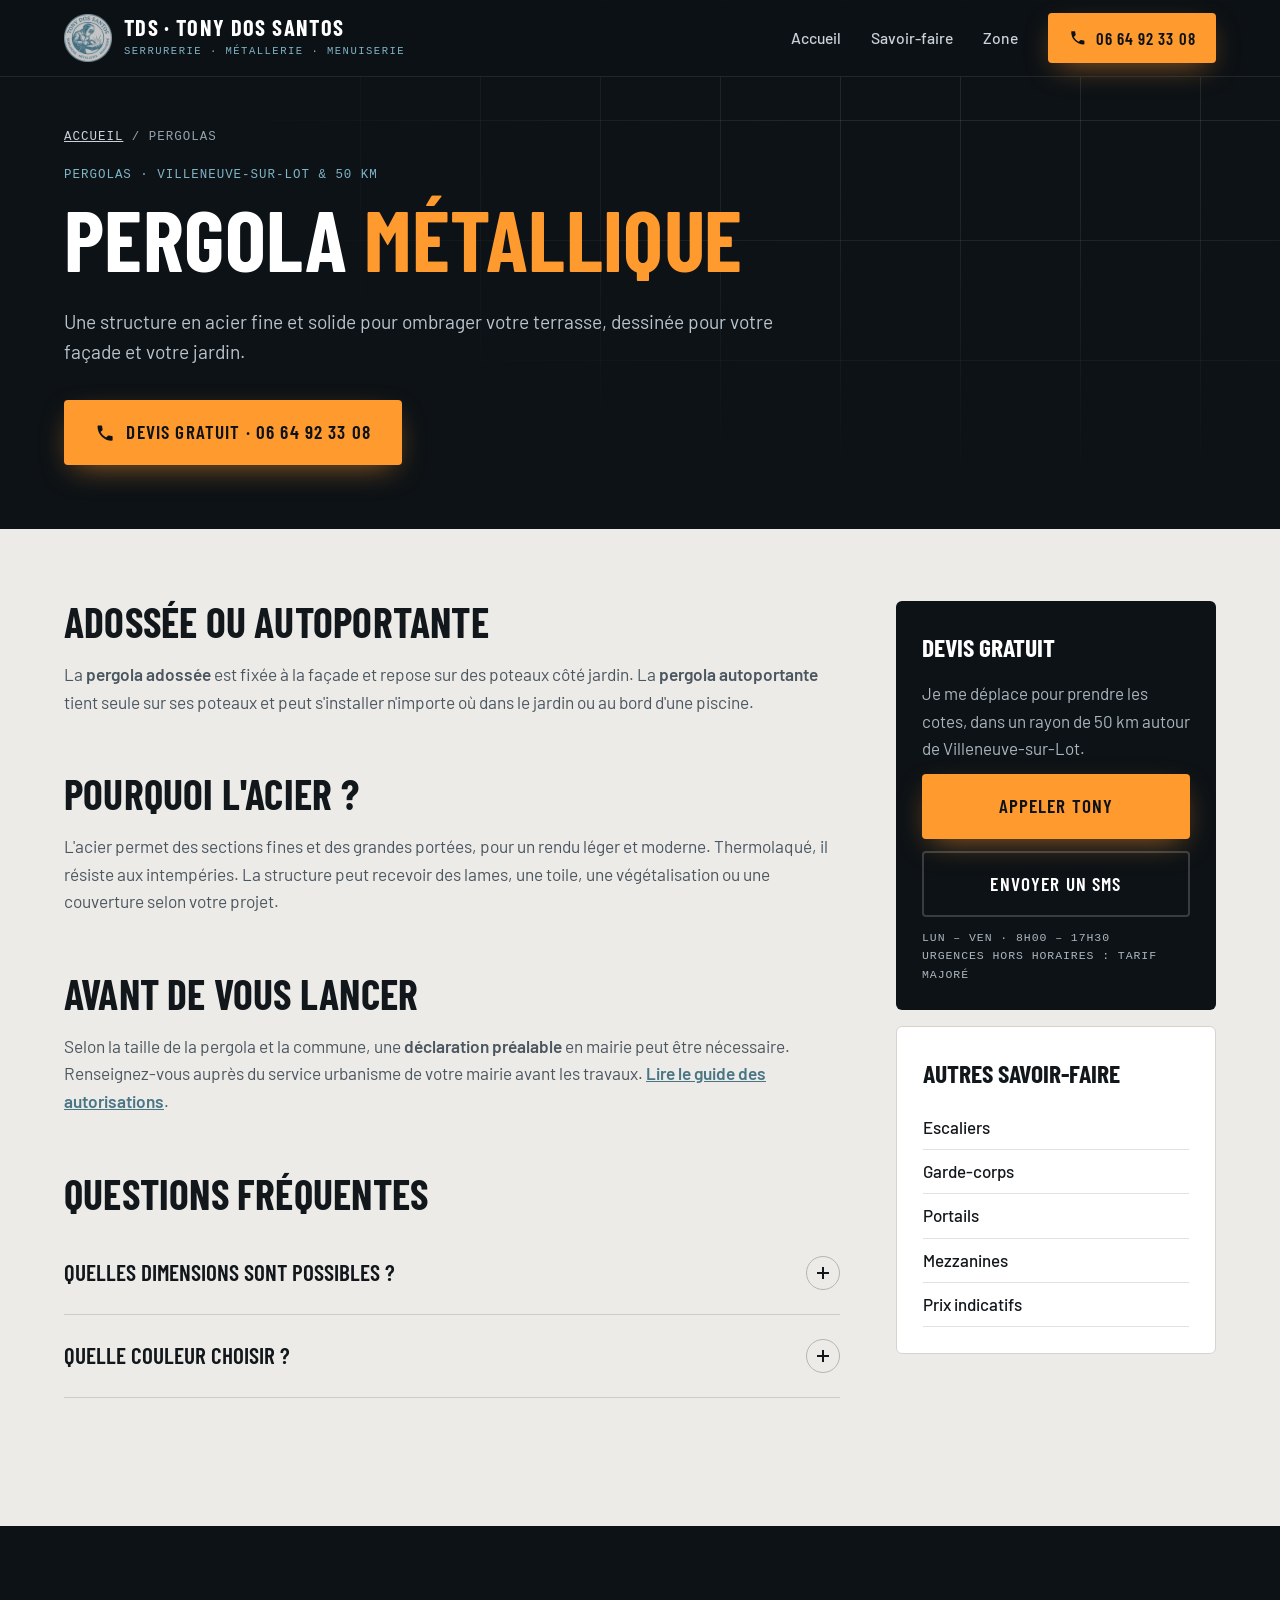
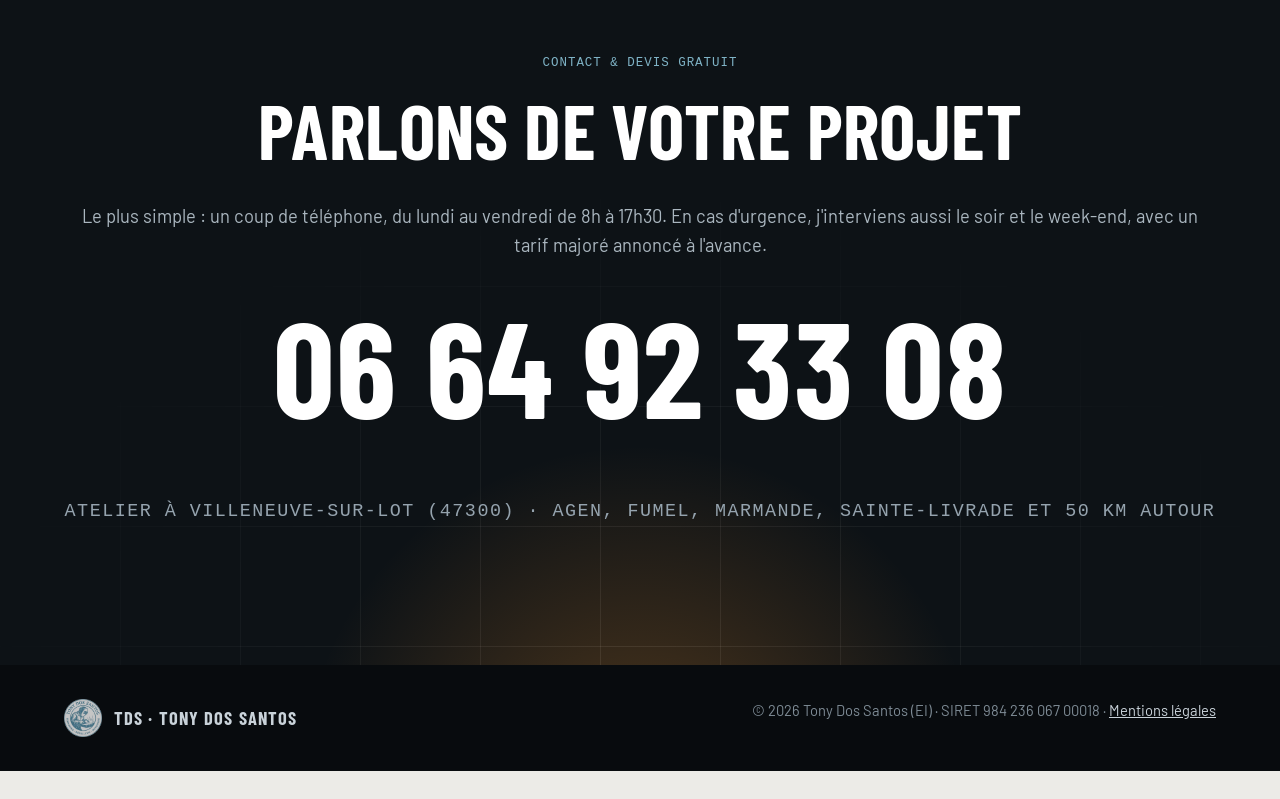
<file: pergola-metallique.html>
<!DOCTYPE html>
<html lang="fr" class="no-js">
<head>
  <meta charset="utf-8">
  <meta name="viewport" content="width=device-width, initial-scale=1">
  <title>Pergola métallique sur mesure – Villeneuve-sur-Lot | TDS</title>
  <meta name="description" content="Pergola en acier sur mesure à Villeneuve-sur-Lot et en Lot-et-Garonne : adossée ou autoportante, thermolaquée. Fabrication en atelier et pose. Devis gratuit au 06 64 92 33 08.">
  <link rel="canonical" href="https://tdsserrurie.github.io/pergola-metallique.html">
  <meta name="theme-color" content="#0d1216">
  <meta property="og:type" content="website">
  <meta property="og:locale" content="fr_FR">
  <meta property="og:title" content="Pergola métallique sur mesure – Villeneuve-sur-Lot | TDS">
  <meta property="og:description" content="Pergola en acier sur mesure à Villeneuve-sur-Lot et en Lot-et-Garonne : adossée ou autoportante, thermolaquée. Fabrication en atelier et pose. Devis gratuit au 06 64 92 33 08.">
  <meta property="og:url" content="https://tdsserrurie.github.io/pergola-metallique.html">
  <meta property="og:image" content="https://tdsserrurie.github.io/img/og-image.jpg">
  <link rel="icon" href="favicon.ico" sizes="any">
  <link rel="apple-touch-icon" href="apple-touch-icon.png">
  <link rel="preload" href="fonts/barlow-condensed-latin-700-normal.woff2" as="font" type="font/woff2" crossorigin>
  <link rel="stylesheet" href="style.css">
  <script>document.documentElement.classList.remove("no-js");</script>
  <script type="application/ld+json">{"@context": "https://schema.org", "@graph": [{"@type": "Service", "name": "Fabrication et pose de pergolas métalliques sur mesure", "serviceType": "Pergolas", "url": "https://tdsserrurie.github.io/pergola-metallique.html", "provider": {"@id": "https://tdsserrurie.github.io/#entreprise", "@type": "HomeAndConstructionBusiness", "name": "TDS – Tony Dos Santos Serrurerie Métallerie Menuiserie", "telephone": "+33664923308", "url": "https://tdsserrurie.github.io/"}, "areaServed": ["Villeneuve-sur-Lot", "Agen", "Fumel", "Marmande", "Sainte-Livrade-sur-Lot", "Monflanquin", "Lot-et-Garonne"]}, {"@type": "BreadcrumbList", "itemListElement": [{"@type": "ListItem", "position": 1, "name": "Accueil", "item": "https://tdsserrurie.github.io/"}, {"@type": "ListItem", "position": 2, "name": "Pergolas", "item": "https://tdsserrurie.github.io/pergola-metallique.html"}]}]}</script>
</head>
<body class="svc-page">
  <a class="skip" href="#contenu">Aller au contenu</a>
  <header class="site-header is-solid" id="header">
    <div class="wrap">
      <a class="brand" href="./" aria-label="TDS – Tony Dos Santos, accueil">
        <img src="img/logo-240.webp" alt="" width="48" height="48">
        <span><b>TDS · Tony Dos Santos</b><small>Serrurerie · Métallerie · Menuiserie</small></span>
      </a>
      <nav class="nav" aria-label="Navigation principale">
        <a href="./">Accueil</a>
        <a href="./#services">Savoir-faire</a>
        <a href="./#zone">Zone</a>
        <a class="btn btn-spark" href="tel:+33664923308" aria-label="Appeler le 06 64 92 33 08"><svg viewBox="0 0 24 24" fill="currentColor" aria-hidden="true"><path d="M6.6 10.8a15.1 15.1 0 0 0 6.6 6.6l2.2-2.2a1 1 0 0 1 1-.25 11.4 11.4 0 0 0 3.6.57 1 1 0 0 1 1 1V20a1 1 0 0 1-1 1A17 17 0 0 1 3 4a1 1 0 0 1 1-1h3.5a1 1 0 0 1 1 1c0 1.25.2 2.45.57 3.57a1 1 0 0 1-.25 1z"/></svg><span class="label">06 64 92 33 08</span></a>
      </nav>
    </div>
  </header>

  <main id="contenu">
    <div class="svc-hero">
      <div class="wrap">
        <nav class="crumbs mono" aria-label="Fil d'Ariane"><a href="./">Accueil</a> / <span>Pergolas</span></nav>
        <span class="tag mono">Pergolas · Villeneuve-sur-Lot & 50 km</span>
        <h1>Pergola <em>métallique</em></h1>
        <p class="lead">Une structure en acier fine et solide pour ombrager votre terrasse, dessinée pour votre façade et votre jardin.</p>
        <div class="hero-cta">
          <a class="btn btn-spark" href="tel:+33664923308"><svg viewBox="0 0 24 24" fill="currentColor" aria-hidden="true"><path d="M6.6 10.8a15.1 15.1 0 0 0 6.6 6.6l2.2-2.2a1 1 0 0 1 1-.25 11.4 11.4 0 0 0 3.6.57 1 1 0 0 1 1 1V20a1 1 0 0 1-1 1A17 17 0 0 1 3 4a1 1 0 0 1 1-1h3.5a1 1 0 0 1 1 1c0 1.25.2 2.45.57 3.57a1 1 0 0 1-.25 1z"/></svg> Devis gratuit · 06 64 92 33 08</a>
        </div>
      </div>
    </div>

    <div class="wrap svc-body">
      <article>
        <section class="svc-sec reveal"><h2>Adossée ou autoportante</h2><p>La <b>pergola adossée</b> est fixée à la façade et repose sur des poteaux côté jardin. La <b>pergola autoportante</b> tient seule sur ses poteaux et peut s'installer n'importe où dans le jardin ou au bord d'une piscine.</p></section><section class="svc-sec reveal"><h2>Pourquoi l'acier ?</h2><p>L'acier permet des sections fines et des grandes portées, pour un rendu léger et moderne. Thermolaqué, il résiste aux intempéries. La structure peut recevoir des lames, une toile, une végétalisation ou une couverture selon votre projet.</p></section><section class="svc-sec reveal"><h2>Avant de vous lancer</h2><p>Selon la taille de la pergola et la commune, une <b>déclaration préalable</b> en mairie peut être nécessaire. Renseignez-vous auprès du service urbanisme de votre mairie avant les travaux. <a href='guide-autorisation-mairie-pergola-portail.html'>Lire le guide des autorisations</a>.</p></section>
        <section class="svc-sec faq reveal">
          <h2>Questions fréquentes</h2>
          <details><summary>Quelles dimensions sont possibles ?<i aria-hidden="true"></i></summary><p>Tout est sur mesure : je dimensionne la structure selon la surface à couvrir et l'usage prévu, après visite.</p></details><details><summary>Quelle couleur choisir ?<i aria-hidden="true"></i></summary><p>Le thermolaquage permet presque toutes les teintes. Le gris anthracite et le noir sont les plus demandés, mais on peut s'accorder à vos menuiseries.</p></details>
        </section>
      </article>
      <aside class="svc-aside">
        <div class="aside-card">
          <b>Devis gratuit</b>
          <p>Je me déplace pour prendre les cotes, dans un rayon de 50&nbsp;km autour de Villeneuve-sur-Lot.</p>
          <a class="btn btn-spark" href="tel:+33664923308">Appeler Tony</a>
          <a class="btn btn-line" href="sms:+33664923308">Envoyer un SMS</a>
          <p class="mono small">Lun – Ven · 8h00 – 17h30<br>Urgences hors horaires : tarif majoré</p>
        </div>
        <div class="aside-card light">
          <b>Autres savoir-faire</b>
          <ul><li><a href="escalier-metallique.html">Escaliers</a></li><li><a href="garde-corps.html">Garde-corps</a></li><li><a href="portail-cloture.html">Portails</a></li><li><a href="mezzanine-structure-acier.html">Mezzanines</a></li><li><a href="prix-metallerie.html">Prix indicatifs</a></li></ul>
        </div>
      </aside>
    </div>

    <section class="contact" id="contact">
      <div class="wrap reveal">
        <span class="kicker mono">Contact &amp; devis gratuit</span>
        <h2>Parlons de votre projet</h2>
        <p>Le plus simple&nbsp;: un coup de téléphone, du lundi au vendredi de 8h à 17h30. En cas d'urgence, j'interviens aussi le soir et le week-end, avec un tarif majoré annoncé à l'avance.</p>
        <a class="phone" href="tel:+33664923308">06 64 92 33 08</a>
        <p class="meta mono">Atelier à Villeneuve-sur-Lot (47300) · Agen, Fumel, Marmande, Sainte-Livrade et 50 km autour</p>
      </div>
    </section>
  </main>

  <footer class="site-footer">
    <div class="wrap">
      <a class="brand" href="./"><img src="img/logo-240.webp" alt="" width="38" height="38"><span><b>TDS · Tony Dos Santos</b></span></a>
      <p>© <span id="y">2026</span> Tony Dos Santos (EI) · SIRET 984 236 067 00018 · <a href="mentions-legales.html">Mentions légales</a></p>
    </div>
  </footer>

  <div class="callbar is-visible" id="callbar">
    <a class="btn btn-spark" href="tel:+33664923308"><svg viewBox="0 0 24 24" fill="currentColor" aria-hidden="true"><path d="M6.6 10.8a15.1 15.1 0 0 0 6.6 6.6l2.2-2.2a1 1 0 0 1 1-.25 11.4 11.4 0 0 0 3.6.57 1 1 0 0 1 1 1V20a1 1 0 0 1-1 1A17 17 0 0 1 3 4a1 1 0 0 1 1-1h3.5a1 1 0 0 1 1 1c0 1.25.2 2.45.57 3.57a1 1 0 0 1-.25 1z"/></svg> Appeler Tony</a>
    <a class="btn btn-line" href="sms:+33664923308">SMS</a>
  </div>

  <script>
    (function () {
      document.getElementById("y").textContent = new Date().getFullYear();
      var els = document.querySelectorAll(".reveal");
      if (!("IntersectionObserver" in window)) { els.forEach(function (e) { e.classList.add("in"); }); return; }
      var io = new IntersectionObserver(function (en) { en.forEach(function (e) { if (e.isIntersecting) { e.target.classList.add("in"); io.unobserve(e.target); } }); }, { rootMargin: "0px 0px -8% 0px" });
      els.forEach(function (e) { io.observe(e); });
    })();
  </script>
</body>
</html>
</file>
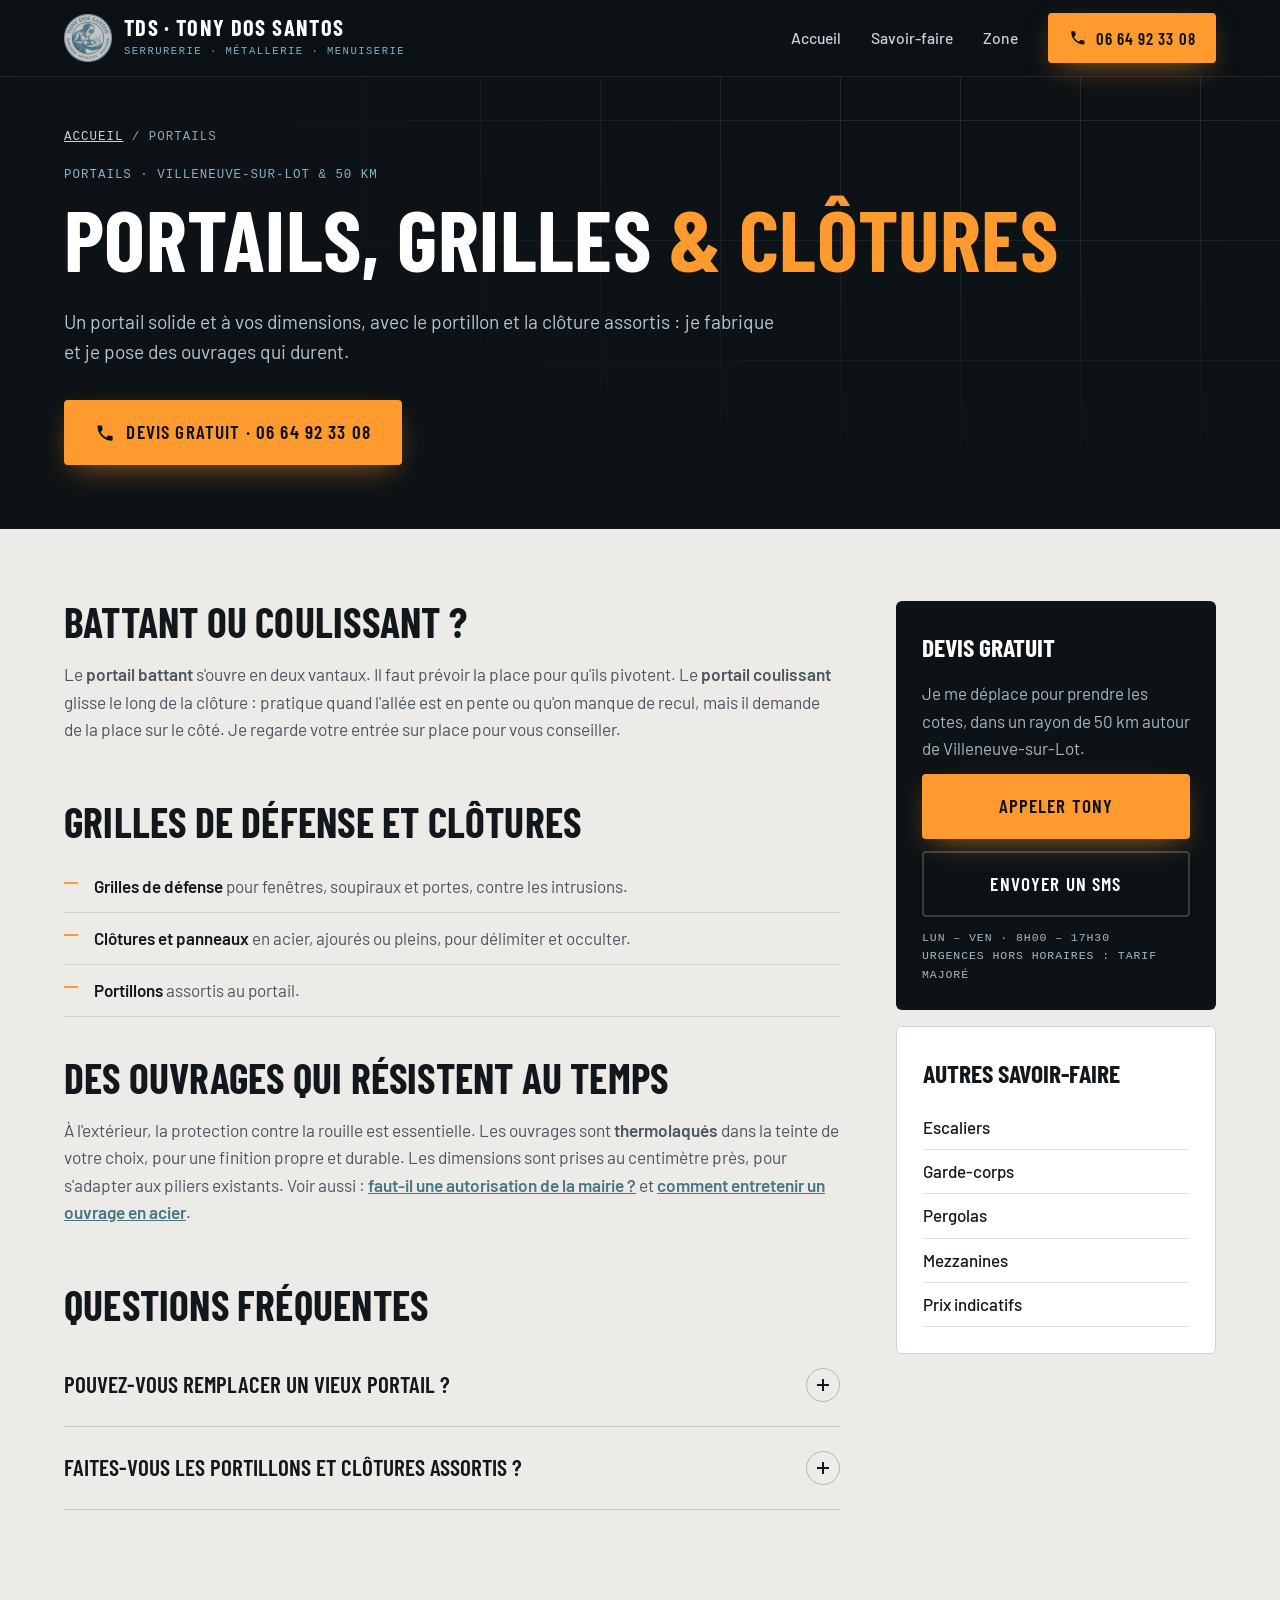
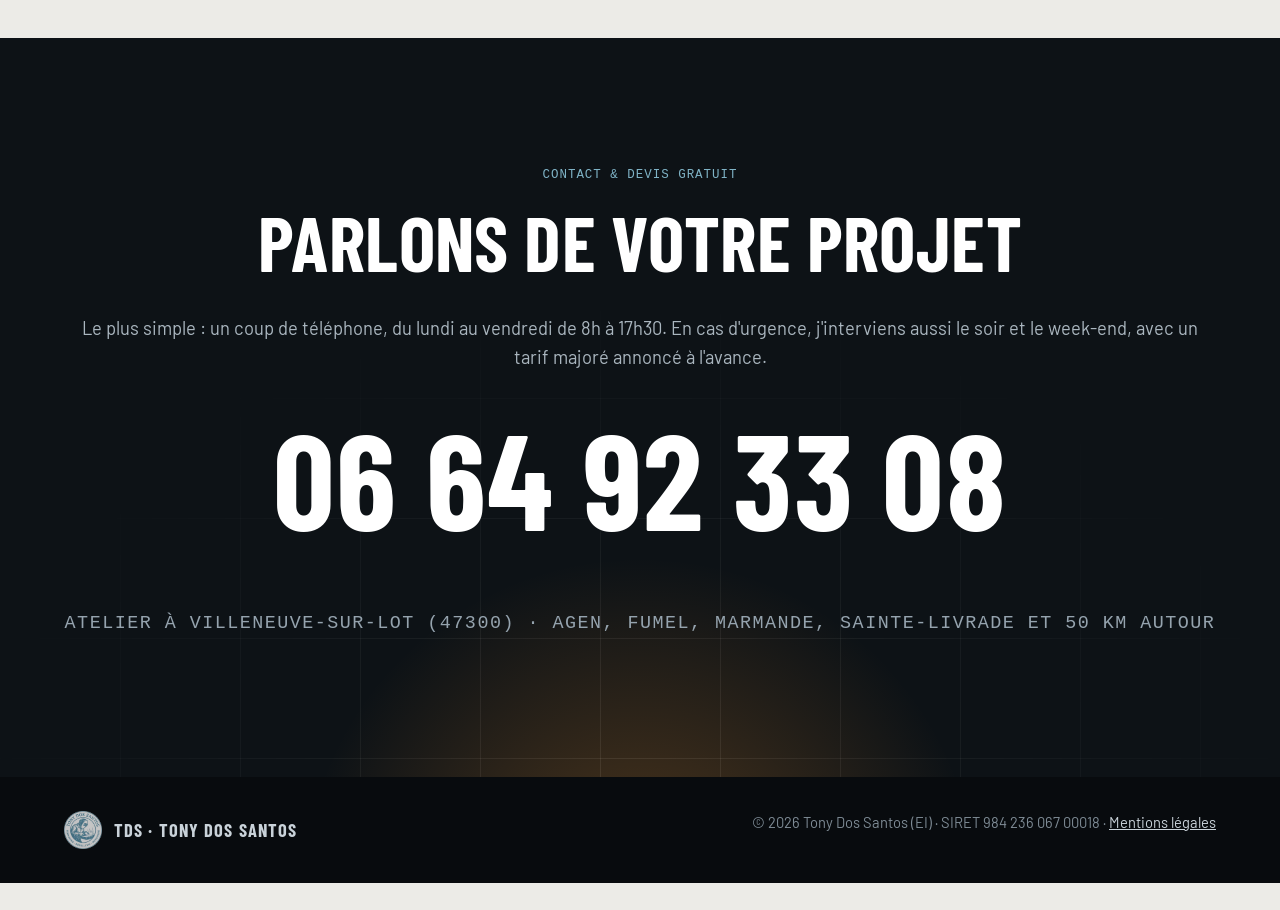
<file: portail-cloture.html>
<!DOCTYPE html>
<html lang="fr" class="no-js">
<head>
  <meta charset="utf-8">
  <meta name="viewport" content="width=device-width, initial-scale=1">
  <title>Portail acier, grille et clôture sur mesure – Villeneuve-sur-Lot | TDS</title>
  <meta name="description" content="Portail battant ou coulissant en acier, portillon, grilles de défense et clôtures métalliques sur mesure à Villeneuve-sur-Lot et en Lot-et-Garonne. Devis gratuit au 06 64 92 33 08.">
  <link rel="canonical" href="https://tdsserrurie.github.io/portail-cloture.html">
  <meta name="theme-color" content="#0d1216">
  <meta property="og:type" content="website">
  <meta property="og:locale" content="fr_FR">
  <meta property="og:title" content="Portail acier, grille et clôture sur mesure – Villeneuve-sur-Lot | TDS">
  <meta property="og:description" content="Portail battant ou coulissant en acier, portillon, grilles de défense et clôtures métalliques sur mesure à Villeneuve-sur-Lot et en Lot-et-Garonne. Devis gratuit au 06 64 92 33 08.">
  <meta property="og:url" content="https://tdsserrurie.github.io/portail-cloture.html">
  <meta property="og:image" content="https://tdsserrurie.github.io/img/og-image.jpg">
  <link rel="icon" href="favicon.ico" sizes="any">
  <link rel="apple-touch-icon" href="apple-touch-icon.png">
  <link rel="preload" href="fonts/barlow-condensed-latin-700-normal.woff2" as="font" type="font/woff2" crossorigin>
  <link rel="stylesheet" href="style.css">
  <script>document.documentElement.classList.remove("no-js");</script>
  <script type="application/ld+json">{"@context": "https://schema.org", "@graph": [{"@type": "Service", "name": "Fabrication et pose de portails, portillons, grilles et clôtures métalliques", "serviceType": "Portails", "url": "https://tdsserrurie.github.io/portail-cloture.html", "provider": {"@id": "https://tdsserrurie.github.io/#entreprise", "@type": "HomeAndConstructionBusiness", "name": "TDS – Tony Dos Santos Serrurerie Métallerie Menuiserie", "telephone": "+33664923308", "url": "https://tdsserrurie.github.io/"}, "areaServed": ["Villeneuve-sur-Lot", "Agen", "Fumel", "Marmande", "Sainte-Livrade-sur-Lot", "Monflanquin", "Lot-et-Garonne"]}, {"@type": "BreadcrumbList", "itemListElement": [{"@type": "ListItem", "position": 1, "name": "Accueil", "item": "https://tdsserrurie.github.io/"}, {"@type": "ListItem", "position": 2, "name": "Portails", "item": "https://tdsserrurie.github.io/portail-cloture.html"}]}]}</script>
</head>
<body class="svc-page">
  <a class="skip" href="#contenu">Aller au contenu</a>
  <header class="site-header is-solid" id="header">
    <div class="wrap">
      <a class="brand" href="./" aria-label="TDS – Tony Dos Santos, accueil">
        <img src="img/logo-240.webp" alt="" width="48" height="48">
        <span><b>TDS · Tony Dos Santos</b><small>Serrurerie · Métallerie · Menuiserie</small></span>
      </a>
      <nav class="nav" aria-label="Navigation principale">
        <a href="./">Accueil</a>
        <a href="./#services">Savoir-faire</a>
        <a href="./#zone">Zone</a>
        <a class="btn btn-spark" href="tel:+33664923308" aria-label="Appeler le 06 64 92 33 08"><svg viewBox="0 0 24 24" fill="currentColor" aria-hidden="true"><path d="M6.6 10.8a15.1 15.1 0 0 0 6.6 6.6l2.2-2.2a1 1 0 0 1 1-.25 11.4 11.4 0 0 0 3.6.57 1 1 0 0 1 1 1V20a1 1 0 0 1-1 1A17 17 0 0 1 3 4a1 1 0 0 1 1-1h3.5a1 1 0 0 1 1 1c0 1.25.2 2.45.57 3.57a1 1 0 0 1-.25 1z"/></svg><span class="label">06 64 92 33 08</span></a>
      </nav>
    </div>
  </header>

  <main id="contenu">
    <div class="svc-hero">
      <div class="wrap">
        <nav class="crumbs mono" aria-label="Fil d'Ariane"><a href="./">Accueil</a> / <span>Portails</span></nav>
        <span class="tag mono">Portails · Villeneuve-sur-Lot & 50 km</span>
        <h1>Portails, grilles <em>&amp; clôtures</em></h1>
        <p class="lead">Un portail solide et à vos dimensions, avec le portillon et la clôture assortis : je fabrique et je pose des ouvrages qui durent.</p>
        <div class="hero-cta">
          <a class="btn btn-spark" href="tel:+33664923308"><svg viewBox="0 0 24 24" fill="currentColor" aria-hidden="true"><path d="M6.6 10.8a15.1 15.1 0 0 0 6.6 6.6l2.2-2.2a1 1 0 0 1 1-.25 11.4 11.4 0 0 0 3.6.57 1 1 0 0 1 1 1V20a1 1 0 0 1-1 1A17 17 0 0 1 3 4a1 1 0 0 1 1-1h3.5a1 1 0 0 1 1 1c0 1.25.2 2.45.57 3.57a1 1 0 0 1-.25 1z"/></svg> Devis gratuit · 06 64 92 33 08</a>
        </div>
      </div>
    </div>

    <div class="wrap svc-body">
      <article>
        <section class="svc-sec reveal"><h2>Battant ou coulissant ?</h2><p>Le <b>portail battant</b> s'ouvre en deux vantaux. Il faut prévoir la place pour qu'ils pivotent. Le <b>portail coulissant</b> glisse le long de la clôture : pratique quand l'allée est en pente ou qu'on manque de recul, mais il demande de la place sur le côté. Je regarde votre entrée sur place pour vous conseiller.</p></section><section class="svc-sec reveal"><h2>Grilles de défense et clôtures</h2><ul class='ticks'><li><b>Grilles de défense</b> pour fenêtres, soupiraux et portes, contre les intrusions.</li><li><b>Clôtures et panneaux</b> en acier, ajourés ou pleins, pour délimiter et occulter.</li><li><b>Portillons</b> assortis au portail.</li></ul></section><section class="svc-sec reveal"><h2>Des ouvrages qui résistent au temps</h2><p>À l'extérieur, la protection contre la rouille est essentielle. Les ouvrages sont <b>thermolaqués</b> dans la teinte de votre choix, pour une finition propre et durable. Les dimensions sont prises au centimètre près, pour s'adapter aux piliers existants. Voir aussi : <a href='guide-autorisation-mairie-pergola-portail.html'>faut-il une autorisation de la mairie ?</a> et <a href='guide-entretien-acier-thermolaque.html'>comment entretenir un ouvrage en acier</a>.</p></section>
        <section class="svc-sec faq reveal">
          <h2>Questions fréquentes</h2>
          <details><summary>Pouvez-vous remplacer un vieux portail ?<i aria-hidden="true"></i></summary><p>Oui. Je relève les cotes entre vos piliers existants et je fabrique un portail adapté, y compris quand les ouvertures ne sont pas standard.</p></details><details><summary>Faites-vous les portillons et clôtures assortis ?<i aria-hidden="true"></i></summary><p>Oui, portail, portillon et clôture peuvent être dessinés ensemble pour un ensemble homogène.</p></details>
        </section>
      </article>
      <aside class="svc-aside">
        <div class="aside-card">
          <b>Devis gratuit</b>
          <p>Je me déplace pour prendre les cotes, dans un rayon de 50&nbsp;km autour de Villeneuve-sur-Lot.</p>
          <a class="btn btn-spark" href="tel:+33664923308">Appeler Tony</a>
          <a class="btn btn-line" href="sms:+33664923308">Envoyer un SMS</a>
          <p class="mono small">Lun – Ven · 8h00 – 17h30<br>Urgences hors horaires : tarif majoré</p>
        </div>
        <div class="aside-card light">
          <b>Autres savoir-faire</b>
          <ul><li><a href="escalier-metallique.html">Escaliers</a></li><li><a href="garde-corps.html">Garde-corps</a></li><li><a href="pergola-metallique.html">Pergolas</a></li><li><a href="mezzanine-structure-acier.html">Mezzanines</a></li><li><a href="prix-metallerie.html">Prix indicatifs</a></li></ul>
        </div>
      </aside>
    </div>

    <section class="contact" id="contact">
      <div class="wrap reveal">
        <span class="kicker mono">Contact &amp; devis gratuit</span>
        <h2>Parlons de votre projet</h2>
        <p>Le plus simple&nbsp;: un coup de téléphone, du lundi au vendredi de 8h à 17h30. En cas d'urgence, j'interviens aussi le soir et le week-end, avec un tarif majoré annoncé à l'avance.</p>
        <a class="phone" href="tel:+33664923308">06 64 92 33 08</a>
        <p class="meta mono">Atelier à Villeneuve-sur-Lot (47300) · Agen, Fumel, Marmande, Sainte-Livrade et 50 km autour</p>
      </div>
    </section>
  </main>

  <footer class="site-footer">
    <div class="wrap">
      <a class="brand" href="./"><img src="img/logo-240.webp" alt="" width="38" height="38"><span><b>TDS · Tony Dos Santos</b></span></a>
      <p>© <span id="y">2026</span> Tony Dos Santos (EI) · SIRET 984 236 067 00018 · <a href="mentions-legales.html">Mentions légales</a></p>
    </div>
  </footer>

  <div class="callbar is-visible" id="callbar">
    <a class="btn btn-spark" href="tel:+33664923308"><svg viewBox="0 0 24 24" fill="currentColor" aria-hidden="true"><path d="M6.6 10.8a15.1 15.1 0 0 0 6.6 6.6l2.2-2.2a1 1 0 0 1 1-.25 11.4 11.4 0 0 0 3.6.57 1 1 0 0 1 1 1V20a1 1 0 0 1-1 1A17 17 0 0 1 3 4a1 1 0 0 1 1-1h3.5a1 1 0 0 1 1 1c0 1.25.2 2.45.57 3.57a1 1 0 0 1-.25 1z"/></svg> Appeler Tony</a>
    <a class="btn btn-line" href="sms:+33664923308">SMS</a>
  </div>

  <script>
    (function () {
      document.getElementById("y").textContent = new Date().getFullYear();
      var els = document.querySelectorAll(".reveal");
      if (!("IntersectionObserver" in window)) { els.forEach(function (e) { e.classList.add("in"); }); return; }
      var io = new IntersectionObserver(function (en) { en.forEach(function (e) { if (e.isIntersecting) { e.target.classList.add("in"); io.unobserve(e.target); } }); }, { rootMargin: "0px 0px -8% 0px" });
      els.forEach(function (e) { io.observe(e); });
    })();
  </script>
</body>
</html>
</file>
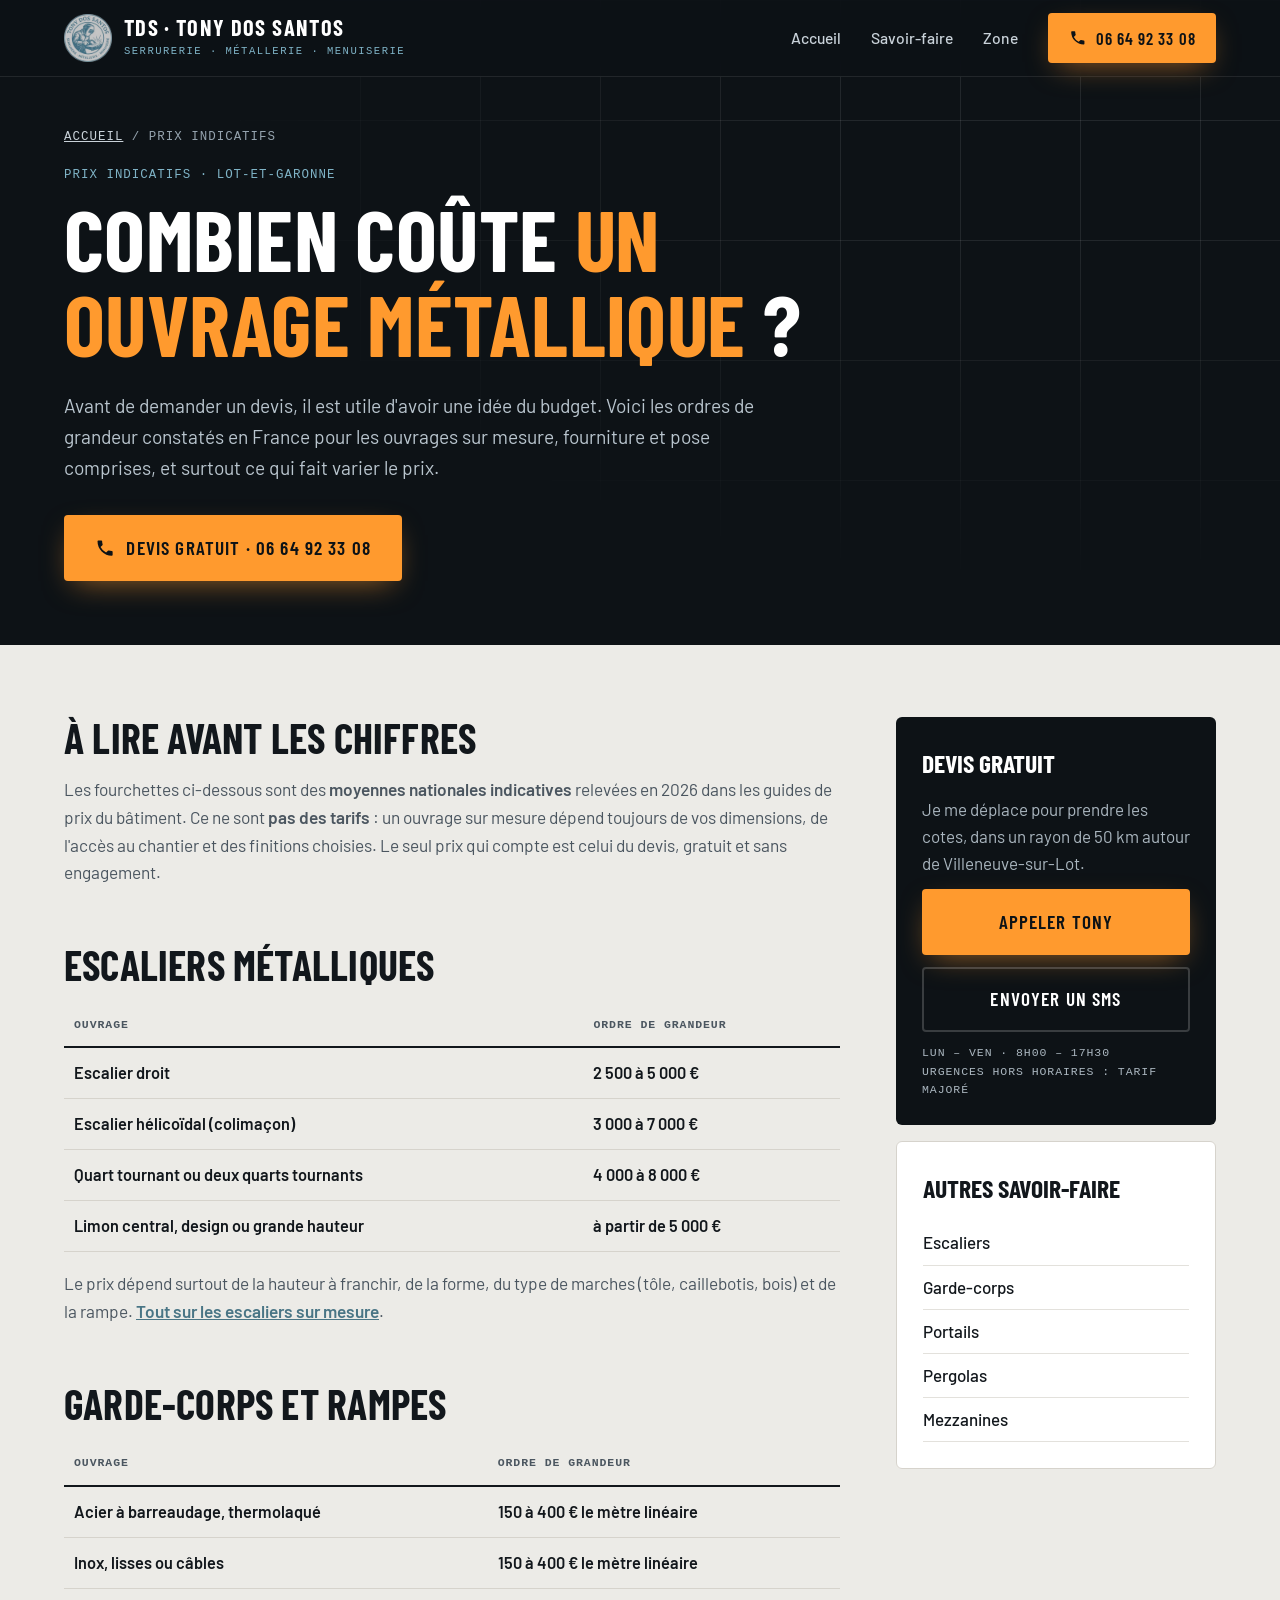
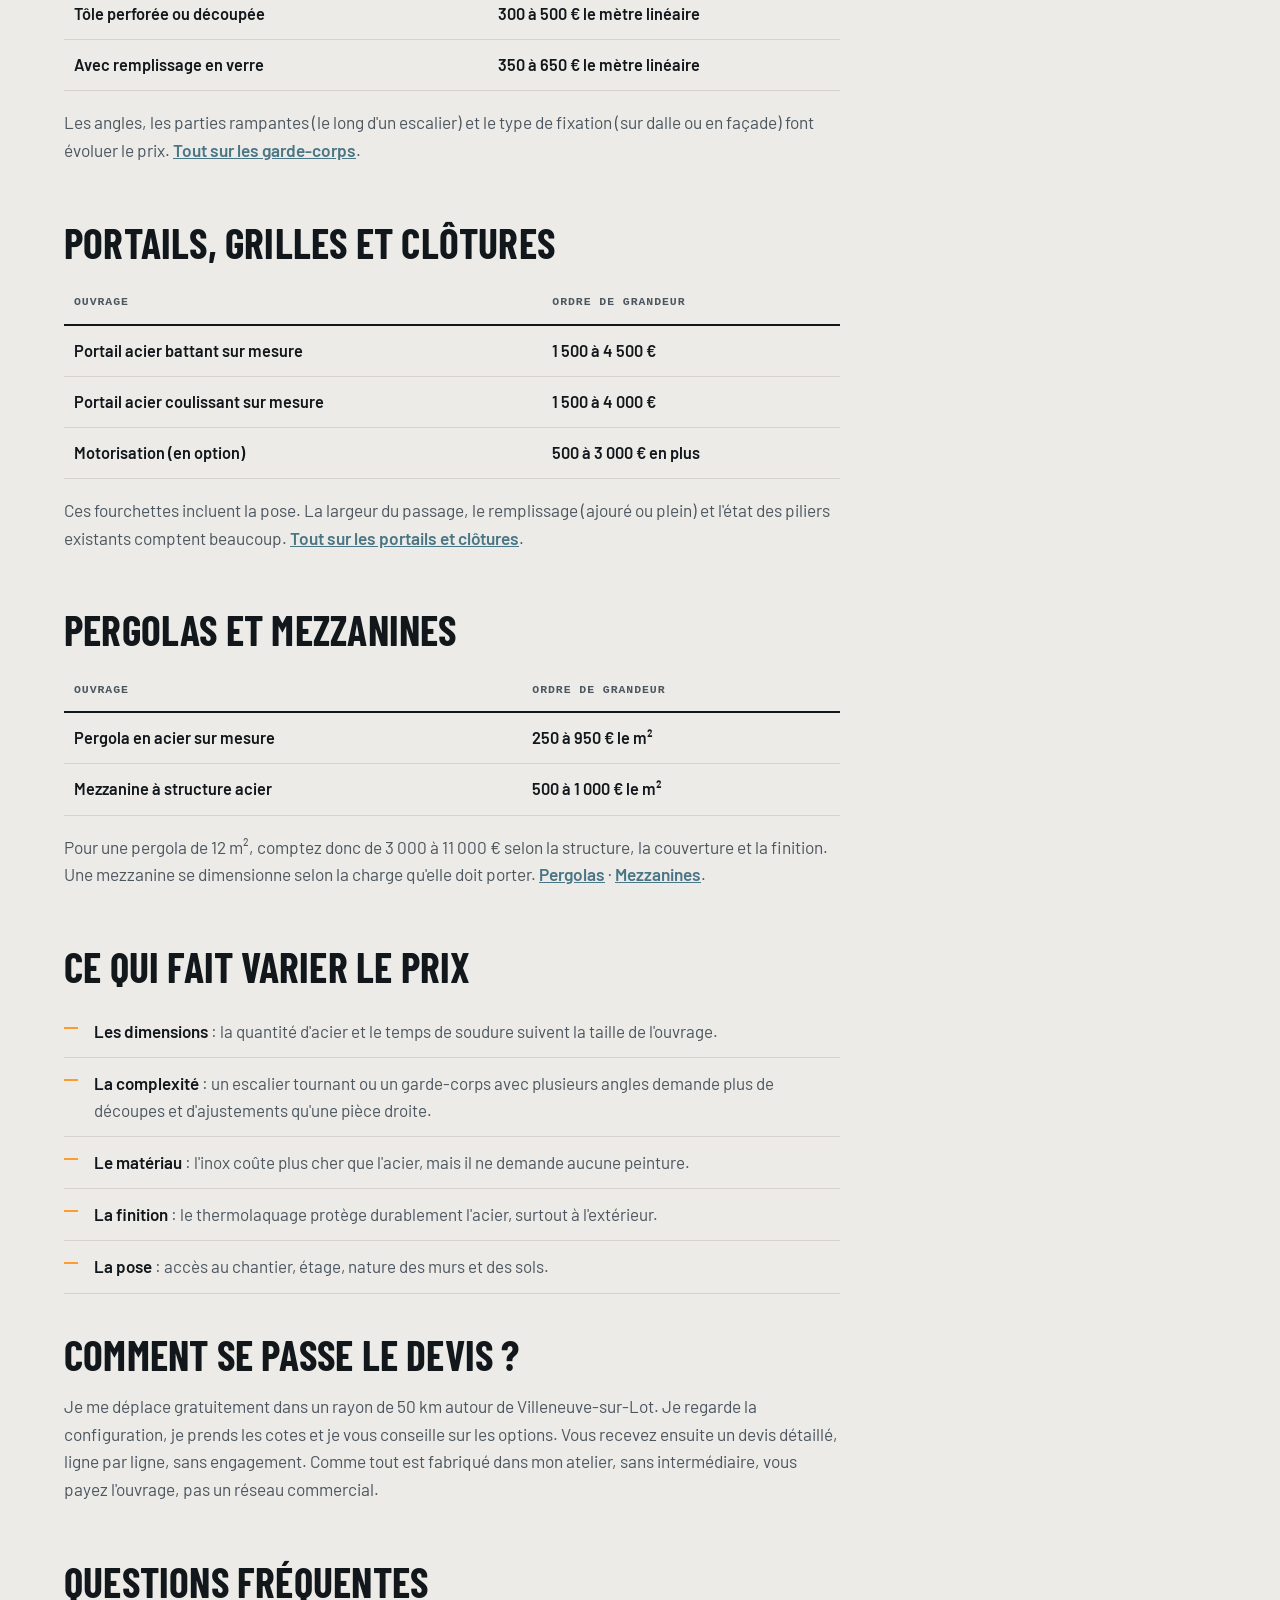
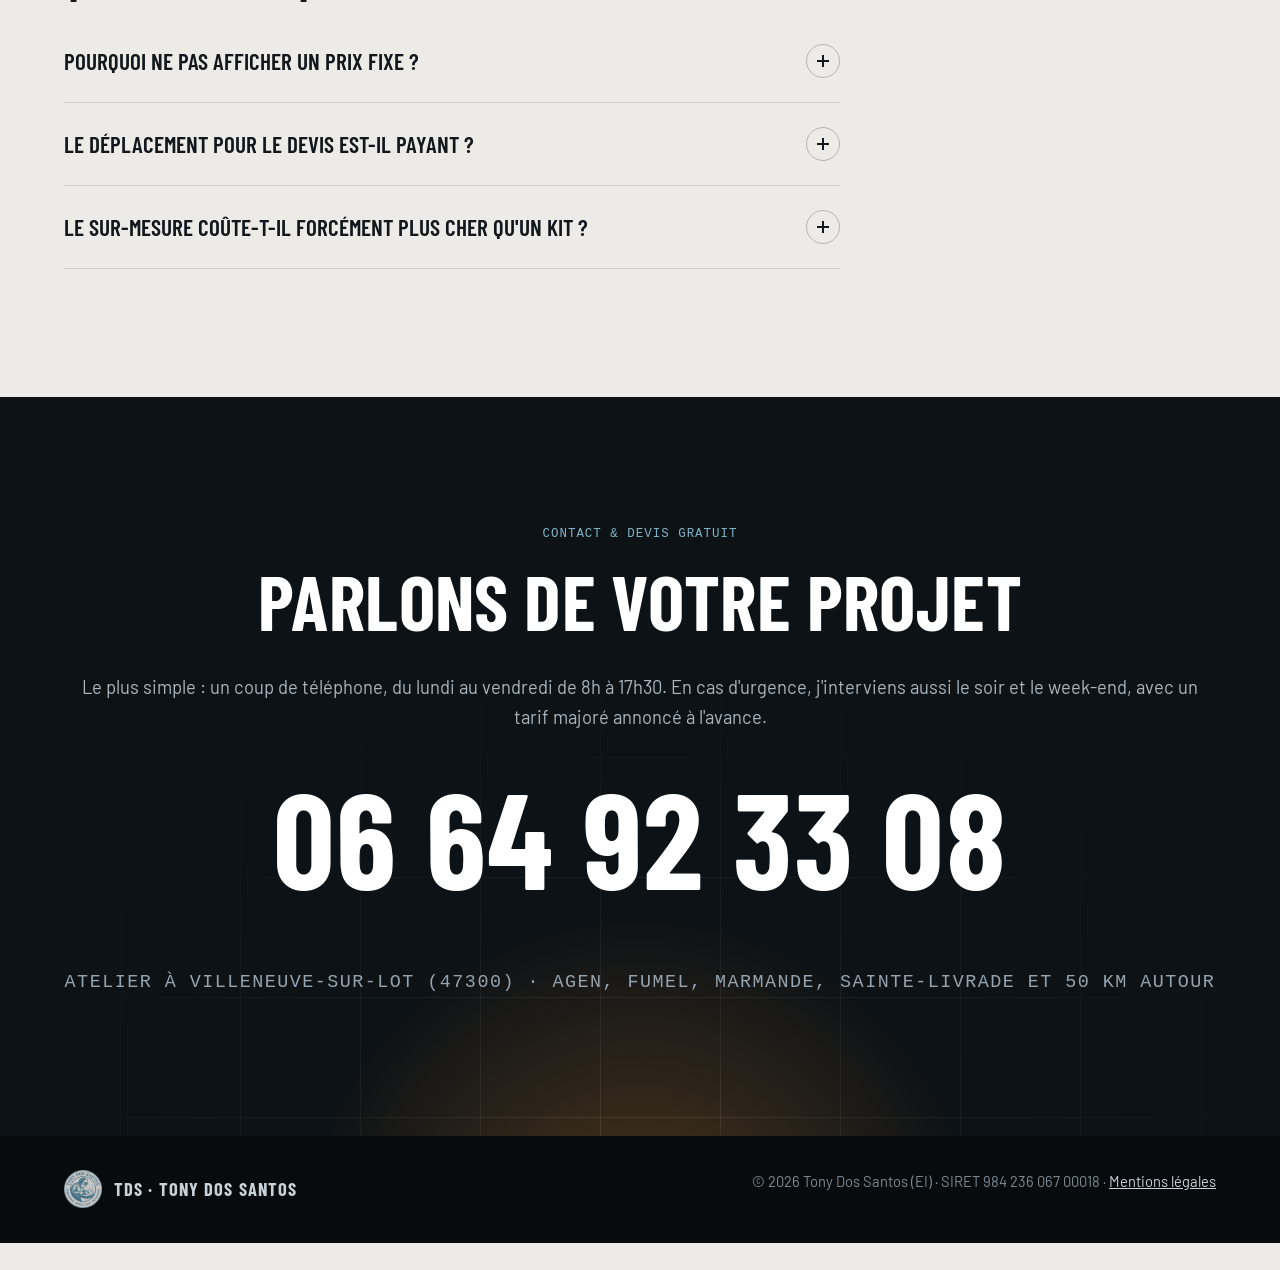
<file: prix-metallerie.html>
<!DOCTYPE html>
<html lang="fr" class="no-js">
<head>
  <meta charset="utf-8">
  <meta name="viewport" content="width=device-width, initial-scale=1">
  <title>Prix d'un escalier métallique, garde-corps, portail – Villeneuve-sur-Lot | TDS</title>
  <meta name="description" content="Combien coûte un escalier métallique, un garde-corps, un portail ou une pergola en acier sur mesure ? Ordres de grandeur 2026 et ce qui fait varier le prix. Devis gratuit à Villeneuve-sur-Lot.">
  <link rel="canonical" href="https://tdsserrurie.github.io/prix-metallerie.html">
  <meta name="theme-color" content="#0d1216">
  <meta property="og:type" content="website">
  <meta property="og:locale" content="fr_FR">
  <meta property="og:title" content="Prix d'un escalier métallique, garde-corps, portail – Villeneuve-sur-Lot | TDS">
  <meta property="og:description" content="Combien coûte un escalier métallique, un garde-corps, un portail ou une pergola en acier sur mesure ? Ordres de grandeur 2026 et ce qui fait varier le prix. Devis gratuit à Villeneuve-sur-Lot.">
  <meta property="og:url" content="https://tdsserrurie.github.io/prix-metallerie.html">
  <meta property="og:image" content="https://tdsserrurie.github.io/img/og-image.jpg">
  <link rel="icon" href="favicon.ico" sizes="any">
  <link rel="apple-touch-icon" href="apple-touch-icon.png">
  <link rel="preload" href="fonts/barlow-condensed-latin-700-normal.woff2" as="font" type="font/woff2" crossorigin>
  <link rel="stylesheet" href="style.css">
  <script>document.documentElement.classList.remove("no-js");</script>
  <script type="application/ld+json">{"@context": "https://schema.org", "@graph": [{"@type": "Service", "name": "Devis de métallerie sur mesure", "serviceType": "Prix indicatifs", "url": "https://tdsserrurie.github.io/prix-metallerie.html", "provider": {"@id": "https://tdsserrurie.github.io/#entreprise", "@type": "HomeAndConstructionBusiness", "name": "TDS – Tony Dos Santos Serrurerie Métallerie Menuiserie", "telephone": "+33664923308", "url": "https://tdsserrurie.github.io/"}, "areaServed": ["Villeneuve-sur-Lot", "Agen", "Fumel", "Marmande", "Sainte-Livrade-sur-Lot", "Monflanquin", "Lot-et-Garonne"]}, {"@type": "BreadcrumbList", "itemListElement": [{"@type": "ListItem", "position": 1, "name": "Accueil", "item": "https://tdsserrurie.github.io/"}, {"@type": "ListItem", "position": 2, "name": "Prix indicatifs", "item": "https://tdsserrurie.github.io/prix-metallerie.html"}]}]}</script>
</head>
<body class="svc-page">
  <a class="skip" href="#contenu">Aller au contenu</a>
  <header class="site-header is-solid" id="header">
    <div class="wrap">
      <a class="brand" href="./" aria-label="TDS – Tony Dos Santos, accueil">
        <img src="img/logo-240.webp" alt="" width="48" height="48">
        <span><b>TDS · Tony Dos Santos</b><small>Serrurerie · Métallerie · Menuiserie</small></span>
      </a>
      <nav class="nav" aria-label="Navigation principale">
        <a href="./">Accueil</a>
        <a href="./#services">Savoir-faire</a>
        <a href="./#zone">Zone</a>
        <a class="btn btn-spark" href="tel:+33664923308" aria-label="Appeler le 06 64 92 33 08"><svg viewBox="0 0 24 24" fill="currentColor" aria-hidden="true"><path d="M6.6 10.8a15.1 15.1 0 0 0 6.6 6.6l2.2-2.2a1 1 0 0 1 1-.25 11.4 11.4 0 0 0 3.6.57 1 1 0 0 1 1 1V20a1 1 0 0 1-1 1A17 17 0 0 1 3 4a1 1 0 0 1 1-1h3.5a1 1 0 0 1 1 1c0 1.25.2 2.45.57 3.57a1 1 0 0 1-.25 1z"/></svg><span class="label">06 64 92 33 08</span></a>
      </nav>
    </div>
  </header>

  <main id="contenu">
    <div class="svc-hero">
      <div class="wrap">
        <nav class="crumbs mono" aria-label="Fil d'Ariane"><a href="./">Accueil</a> / <span>Prix indicatifs</span></nav>
        <span class="tag mono">Prix indicatifs · Lot-et-Garonne</span>
        <h1>Combien coûte <em>un ouvrage métallique</em>&nbsp;?</h1>
        <p class="lead">Avant de demander un devis, il est utile d'avoir une idée du budget. Voici les ordres de grandeur constatés en France pour les ouvrages sur mesure, fourniture et pose comprises, et surtout ce qui fait varier le prix.</p>
        <div class="hero-cta">
          <a class="btn btn-spark" href="tel:+33664923308"><svg viewBox="0 0 24 24" fill="currentColor" aria-hidden="true"><path d="M6.6 10.8a15.1 15.1 0 0 0 6.6 6.6l2.2-2.2a1 1 0 0 1 1-.25 11.4 11.4 0 0 0 3.6.57 1 1 0 0 1 1 1V20a1 1 0 0 1-1 1A17 17 0 0 1 3 4a1 1 0 0 1 1-1h3.5a1 1 0 0 1 1 1c0 1.25.2 2.45.57 3.57a1 1 0 0 1-.25 1z"/></svg> Devis gratuit · 06 64 92 33 08</a>
        </div>
      </div>
    </div>

    <div class="wrap svc-body">
      <article>
        <section class="svc-sec reveal"><h2>À lire avant les chiffres</h2><p>Les fourchettes ci-dessous sont des <b>moyennes nationales indicatives</b> relevées en 2026 dans les guides de prix du bâtiment. Ce ne sont <b>pas des tarifs</b> : un ouvrage sur mesure dépend toujours de vos dimensions, de l'accès au chantier et des finitions choisies. Le seul prix qui compte est celui du devis, gratuit et sans engagement.</p></section><section class="svc-sec reveal"><h2>Escaliers métalliques</h2><div class='price-table'><table><thead><tr><th scope='col'>Ouvrage</th><th scope='col'>Ordre de grandeur</th></tr></thead><tbody><tr><th scope='row'>Escalier droit</th><td>2 500 à 5 000 €</td></tr><tr><th scope='row'>Escalier hélicoïdal (colimaçon)</th><td>3 000 à 7 000 €</td></tr><tr><th scope='row'>Quart tournant ou deux quarts tournants</th><td>4 000 à 8 000 €</td></tr><tr><th scope='row'>Limon central, design ou grande hauteur</th><td>à partir de 5 000 €</td></tr></tbody></table></div><p>Le prix dépend surtout de la hauteur à franchir, de la forme, du type de marches (tôle, caillebotis, bois) et de la rampe. <a href='escalier-metallique.html'>Tout sur les escaliers sur mesure</a>.</p></section><section class="svc-sec reveal"><h2>Garde-corps et rampes</h2><div class='price-table'><table><thead><tr><th scope='col'>Ouvrage</th><th scope='col'>Ordre de grandeur</th></tr></thead><tbody><tr><th scope='row'>Acier à barreaudage, thermolaqué</th><td>150 à 400 € le mètre linéaire</td></tr><tr><th scope='row'>Inox, lisses ou câbles</th><td>150 à 400 € le mètre linéaire</td></tr><tr><th scope='row'>Tôle perforée ou découpée</th><td>300 à 500 € le mètre linéaire</td></tr><tr><th scope='row'>Avec remplissage en verre</th><td>350 à 650 € le mètre linéaire</td></tr></tbody></table></div><p>Les angles, les parties rampantes (le long d'un escalier) et le type de fixation (sur dalle ou en façade) font évoluer le prix. <a href='garde-corps.html'>Tout sur les garde-corps</a>.</p></section><section class="svc-sec reveal"><h2>Portails, grilles et clôtures</h2><div class='price-table'><table><thead><tr><th scope='col'>Ouvrage</th><th scope='col'>Ordre de grandeur</th></tr></thead><tbody><tr><th scope='row'>Portail acier battant sur mesure</th><td>1 500 à 4 500 €</td></tr><tr><th scope='row'>Portail acier coulissant sur mesure</th><td>1 500 à 4 000 €</td></tr><tr><th scope='row'>Motorisation (en option)</th><td>500 à 3 000 € en plus</td></tr></tbody></table></div><p>Ces fourchettes incluent la pose. La largeur du passage, le remplissage (ajouré ou plein) et l'état des piliers existants comptent beaucoup. <a href='portail-cloture.html'>Tout sur les portails et clôtures</a>.</p></section><section class="svc-sec reveal"><h2>Pergolas et mezzanines</h2><div class='price-table'><table><thead><tr><th scope='col'>Ouvrage</th><th scope='col'>Ordre de grandeur</th></tr></thead><tbody><tr><th scope='row'>Pergola en acier sur mesure</th><td>250 à 950 € le m²</td></tr><tr><th scope='row'>Mezzanine à structure acier</th><td>500 à 1 000 € le m²</td></tr></tbody></table></div><p>Pour une pergola de 12 m², comptez donc de 3 000 à 11 000 € selon la structure, la couverture et la finition. Une mezzanine se dimensionne selon la charge qu'elle doit porter. <a href='pergola-metallique.html'>Pergolas</a> · <a href='mezzanine-structure-acier.html'>Mezzanines</a>.</p></section><section class="svc-sec reveal"><h2>Ce qui fait varier le prix</h2><ul class='ticks'><li><b>Les dimensions</b> : la quantité d'acier et le temps de soudure suivent la taille de l'ouvrage.</li><li><b>La complexité</b> : un escalier tournant ou un garde-corps avec plusieurs angles demande plus de découpes et d'ajustements qu'une pièce droite.</li><li><b>Le matériau</b> : l'inox coûte plus cher que l'acier, mais il ne demande aucune peinture.</li><li><b>La finition</b> : le thermolaquage protège durablement l'acier, surtout à l'extérieur.</li><li><b>La pose</b> : accès au chantier, étage, nature des murs et des sols.</li></ul></section><section class="svc-sec reveal"><h2>Comment se passe le devis ?</h2><p>Je me déplace gratuitement dans un rayon de 50&nbsp;km autour de Villeneuve-sur-Lot. Je regarde la configuration, je prends les cotes et je vous conseille sur les options. Vous recevez ensuite un devis détaillé, ligne par ligne, sans engagement. Comme tout est fabriqué dans mon atelier, sans intermédiaire, vous payez l'ouvrage, pas un réseau commercial.</p></section>
        <section class="svc-sec faq reveal">
          <h2>Questions fréquentes</h2>
          <details><summary>Pourquoi ne pas afficher un prix fixe ?<i aria-hidden="true"></i></summary><p>Parce qu'aucun ouvrage sur mesure ne ressemble à un autre : deux escaliers de même forme peuvent avoir des hauteurs, des marches et des fixations différentes. Le devis gratuit permet de vous donner un prix juste.</p></details><details><summary>Le déplacement pour le devis est-il payant ?<i aria-hidden="true"></i></summary><p>Non. Dans un rayon de 50 km autour de Villeneuve-sur-Lot, la visite et le devis sont gratuits et sans engagement.</p></details><details><summary>Le sur-mesure coûte-t-il forcément plus cher qu'un kit ?<i aria-hidden="true"></i></summary><p>Un kit est souvent moins cher à l'achat, mais il faut l'adapter et le poser soi-même. Un ouvrage sur mesure est fait pour votre maison, posé par l'artisan qui l'a fabriqué, et il dure.</p></details>
        </section>
      </article>
      <aside class="svc-aside">
        <div class="aside-card">
          <b>Devis gratuit</b>
          <p>Je me déplace pour prendre les cotes, dans un rayon de 50&nbsp;km autour de Villeneuve-sur-Lot.</p>
          <a class="btn btn-spark" href="tel:+33664923308">Appeler Tony</a>
          <a class="btn btn-line" href="sms:+33664923308">Envoyer un SMS</a>
          <p class="mono small">Lun – Ven · 8h00 – 17h30<br>Urgences hors horaires : tarif majoré</p>
        </div>
        <div class="aside-card light">
          <b>Autres savoir-faire</b>
          <ul><li><a href="escalier-metallique.html">Escaliers</a></li><li><a href="garde-corps.html">Garde-corps</a></li><li><a href="portail-cloture.html">Portails</a></li><li><a href="pergola-metallique.html">Pergolas</a></li><li><a href="mezzanine-structure-acier.html">Mezzanines</a></li></ul>
        </div>
      </aside>
    </div>

    <section class="contact" id="contact">
      <div class="wrap reveal">
        <span class="kicker mono">Contact &amp; devis gratuit</span>
        <h2>Parlons de votre projet</h2>
        <p>Le plus simple&nbsp;: un coup de téléphone, du lundi au vendredi de 8h à 17h30. En cas d'urgence, j'interviens aussi le soir et le week-end, avec un tarif majoré annoncé à l'avance.</p>
        <a class="phone" href="tel:+33664923308">06 64 92 33 08</a>
        <p class="meta mono">Atelier à Villeneuve-sur-Lot (47300) · Agen, Fumel, Marmande, Sainte-Livrade et 50 km autour</p>
      </div>
    </section>
  </main>

  <footer class="site-footer">
    <div class="wrap">
      <a class="brand" href="./"><img src="img/logo-240.webp" alt="" width="38" height="38"><span><b>TDS · Tony Dos Santos</b></span></a>
      <p>© <span id="y">2026</span> Tony Dos Santos (EI) · SIRET 984 236 067 00018 · <a href="mentions-legales.html">Mentions légales</a></p>
    </div>
  </footer>

  <div class="callbar is-visible" id="callbar">
    <a class="btn btn-spark" href="tel:+33664923308"><svg viewBox="0 0 24 24" fill="currentColor" aria-hidden="true"><path d="M6.6 10.8a15.1 15.1 0 0 0 6.6 6.6l2.2-2.2a1 1 0 0 1 1-.25 11.4 11.4 0 0 0 3.6.57 1 1 0 0 1 1 1V20a1 1 0 0 1-1 1A17 17 0 0 1 3 4a1 1 0 0 1 1-1h3.5a1 1 0 0 1 1 1c0 1.25.2 2.45.57 3.57a1 1 0 0 1-.25 1z"/></svg> Appeler Tony</a>
    <a class="btn btn-line" href="sms:+33664923308">SMS</a>
  </div>

  <script>
    (function () {
      document.getElementById("y").textContent = new Date().getFullYear();
      var els = document.querySelectorAll(".reveal");
      if (!("IntersectionObserver" in window)) { els.forEach(function (e) { e.classList.add("in"); }); return; }
      var io = new IntersectionObserver(function (en) { en.forEach(function (e) { if (e.isIntersecting) { e.target.classList.add("in"); io.unobserve(e.target); } }); }, { rootMargin: "0px 0px -8% 0px" });
      els.forEach(function (e) { io.observe(e); });
    })();
  </script>
</body>
</html>
</file>
<file: style.css>
/* TDS – Tony Dos Santos · Serrurerie Métallerie Menuiserie */
@font-face { font-family: "Barlow"; font-weight: 400; font-display: swap; src: url("fonts/barlow-latin-400-normal.woff2") format("woff2"); }
@font-face { font-family: "Barlow"; font-weight: 500; font-display: swap; src: url("fonts/barlow-latin-500-normal.woff2") format("woff2"); }
@font-face { font-family: "Barlow"; font-weight: 600; font-display: swap; src: url("fonts/barlow-latin-600-normal.woff2") format("woff2"); }
@font-face { font-family: "Barlow Condensed"; font-weight: 600; font-display: swap; src: url("fonts/barlow-condensed-latin-600-normal.woff2") format("woff2"); }
@font-face { font-family: "Barlow Condensed"; font-weight: 700; font-display: swap; src: url("fonts/barlow-condensed-latin-700-normal.woff2") format("woff2"); }

:root {
  --graphite: #0d1216;
  --steel: #151c22;
  --steel-2: #1c252d;
  --line: rgba(255,255,255,.09);
  --line-strong: rgba(255,255,255,.18);
  --teal: #497585;
  --teal-2: #7fb3c6;
  --spark: #ff9a2e;
  --spark-2: #ffc36b;
  --concrete: #ecebe7;
  --concrete-2: #e1dfda;
  --ink: #12171c;
  --ink-2: #4b5660;
  --muted: #95a3ae;
  --wrap: 1200px;
  --radius: 4px;
  --display: "Barlow Condensed", "Arial Narrow", Impact, sans-serif;
  --body: "Barlow", system-ui, -apple-system, "Segoe UI", Roboto, Arial, sans-serif;
  --mono: ui-monospace, "SFMono-Regular", Menlo, Consolas, monospace;
  --ease: cubic-bezier(.2,.7,.2,1);
}

*, *::before, *::after { box-sizing: border-box; }
html { scroll-behavior: smooth; -webkit-text-size-adjust: 100%; scroll-padding-top: 80px; }
body { margin: 0; font-family: var(--body); font-size: 1.0625rem; line-height: 1.6; color: var(--ink); background: var(--concrete); -webkit-font-smoothing: antialiased; }
img, svg { max-width: 100%; display: block; }
a { color: inherit; }
h1, h2, h3 { font-family: var(--display); font-weight: 700; line-height: .98; letter-spacing: .005em; text-transform: uppercase; margin: 0 0 .45em; text-wrap: balance; }
h2 { font-size: clamp(2.4rem, 5.4vw, 4.4rem); }
h3 { font-size: 1.55rem; line-height: 1.05; }
p { margin: 0 0 1em; }
.wrap { max-width: var(--wrap); margin: 0 auto; padding: 0 24px; }
@media (max-width: 520px) { .wrap { padding: 0 18px; } }
.skip { position: absolute; left: -999px; }
.skip:focus { left: 12px; top: 12px; z-index: 99; background: #fff; padding: 8px 12px; }
.mono { font-family: var(--mono); font-size: .78rem; letter-spacing: .08em; text-transform: uppercase; }

/* ---------- Buttons ---------- */
.btn { display: inline-flex; align-items: center; justify-content: center; gap: .6em; white-space: nowrap; font-family: var(--display); font-weight: 600; font-size: 1.2rem; letter-spacing: .06em; text-transform: uppercase; text-decoration: none; padding: .8em 1.5em; border-radius: var(--radius); border: 2px solid transparent; transition: background-color .2s, color .2s, border-color .2s, transform .2s var(--ease), box-shadow .2s; }
.btn svg { width: 1.05em; height: 1.05em; flex: none; }
.btn-spark { background: var(--spark); color: var(--graphite); box-shadow: 0 10px 30px -10px rgba(255,154,46,.6); }
.btn-spark:hover { background: var(--spark-2); transform: translateY(-2px); box-shadow: 0 16px 36px -12px rgba(255,154,46,.75); }
.btn-line { border-color: var(--line-strong); color: #fff; }
.btn-line:hover { border-color: #fff; }
.btn-dark { background: var(--graphite); color: #fff; }
.btn-dark:hover { background: var(--teal); transform: translateY(-2px); }
:focus-visible { outline: 3px solid var(--spark); outline-offset: 3px; }

/* ---------- Header ---------- */
.site-header { position: fixed; inset: 0 0 auto 0; z-index: 40; transition: background-color .3s, border-color .3s, backdrop-filter .3s; border-bottom: 1px solid transparent; }
.site-header.is-solid { background: rgba(13,18,22,.88); backdrop-filter: blur(10px); -webkit-backdrop-filter: blur(10px); border-bottom-color: var(--line); }
.site-header .wrap { display: flex; align-items: center; justify-content: space-between; gap: 16px; height: 76px; }
.brand { display: flex; align-items: center; gap: 12px; color: #fff; text-decoration: none; }
.brand img { width: 48px; height: 48px; }
.brand b { font-family: var(--display); font-weight: 700; font-size: 1.4rem; letter-spacing: .06em; text-transform: uppercase; display: block; line-height: 1; }
.brand small { display: block; font-family: var(--mono); font-size: .66rem; letter-spacing: .14em; text-transform: uppercase; color: var(--teal-2); margin-top: 4px; }
.nav { display: flex; align-items: center; gap: 30px; }
.nav a:not(.btn) { color: #c9d2d9; text-decoration: none; font-weight: 500; font-size: .98rem; position: relative; }
.nav a:not(.btn)::after { content: ""; position: absolute; left: 0; right: 0; bottom: -6px; height: 2px; background: var(--spark); transform: scaleX(0); transform-origin: left; transition: transform .25s var(--ease); }
.nav a:not(.btn):hover { color: #fff; }
.nav a:not(.btn):hover::after { transform: scaleX(1); }
.nav .btn { font-size: 1.05rem; padding: .55em 1.1em; }
@media (max-width: 900px) { .nav a:not(.btn) { display: none; } }
@media (max-width: 600px) { .brand b { font-size: 1.15rem; } }
@media (max-width: 440px) { .brand small { display: none; } .nav .btn .label { display: none; } .nav .btn { padding: .6em .8em; } }

/* ---------- Hero ---------- */
.hero { position: relative; color: #fff; background: var(--graphite); overflow: hidden; padding: 140px 0 0; isolation: isolate; }
.hero::before { /* grille de plan */
  content: ""; position: absolute; inset: 0; z-index: -2;
  background-image:
    linear-gradient(var(--line) 1px, transparent 1px),
    linear-gradient(90deg, var(--line) 1px, transparent 1px),
    linear-gradient(rgba(255,255,255,.035) 1px, transparent 1px),
    linear-gradient(90deg, rgba(255,255,255,.035) 1px, transparent 1px);
  background-size: 120px 120px, 120px 120px, 24px 24px, 24px 24px;
  mask-image: radial-gradient(ellipse 90% 80% at 65% 40%, #000 30%, transparent 85%);
  -webkit-mask-image: radial-gradient(ellipse 90% 80% at 65% 40%, #000 30%, transparent 85%);
}
.hero::after { content: ""; position: absolute; z-index: -1; width: 900px; height: 900px; right: -220px; top: -260px; background: radial-gradient(circle, rgba(73,117,133,.35), transparent 62%); }
.hero-grid { display: grid; grid-template-columns: 1.1fr .9fr; gap: 48px; align-items: center; }
.hero .tag { display: inline-flex; align-items: center; gap: 10px; color: var(--teal-2); margin-bottom: 22px; }
.hero .tag::before { content: ""; width: 28px; height: 2px; background: var(--spark); }
.hero h1 { font-size: clamp(3rem, 7.2vw, 6rem); margin-bottom: .35em; }
.hero h1 span { display: block; color: transparent; -webkit-text-stroke: 1.5px rgba(255,255,255,.85); }
.hero h1 em { display: block; font-size: .64em; margin-top: .12em; letter-spacing: .01em; font-style: normal; color: var(--spark); -webkit-text-stroke: 0; }
.hero .lead { font-size: 1.2rem; color: #b9c5ce; max-width: 34em; }
.hero .lead strong { color: #fff; font-weight: 600; }
.hero-cta { display: flex; flex-wrap: wrap; gap: 14px; margin: 32px 0 0; }
.drawing { position: relative; }
.drawing svg { width: 100%; height: auto; overflow: visible; }
.drawing .ink { fill: none; stroke: var(--teal-2); stroke-width: 2; stroke-linecap: round; stroke-linejoin: round; }
.drawing .ink-thin { fill: none; stroke: rgba(127,179,198,.55); stroke-width: 1.2; }
.drawing .dim { fill: none; stroke: rgba(255,255,255,.35); stroke-width: 1; }
.drawing .dim-txt { fill: #d7dee3; font-family: var(--mono); font-size: 12px; letter-spacing: .08em; }
.drawing .note { fill: var(--spark-2); font-family: var(--mono); font-size: 11px; letter-spacing: .1em; text-transform: uppercase; }
.drawing .leader { fill: none; stroke: var(--spark); stroke-width: 1; }
.drawing .dot { fill: var(--spark); }
.drawing .cartouche { fill: rgba(13,18,22,.8); stroke: rgba(255,255,255,.25); }
.spark-glow { transform-origin: center; transform-box: fill-box; animation: flicker 2.6s infinite; }
@keyframes flicker { 0%,100% { opacity: .95; } 45% { opacity: .55; } 50% { opacity: 1; } 70% { opacity: .7; } }
.draw path, .draw line, .draw polyline { stroke-dasharray: 1400; stroke-dashoffset: 1400; animation: draw 2.4s var(--ease) forwards; }
.draw .d2 { animation-delay: .5s; } .draw .d3 { animation-delay: 1s; } .draw .d4 { animation-delay: 1.5s; }
@keyframes draw { to { stroke-dashoffset: 0; } }
.fade-late { opacity: 0; animation: fadein .8s 1.9s forwards; }
@keyframes fadein { to { opacity: 1; } }

.facts { margin-top: 72px; border-top: 1px solid var(--line); display: grid; grid-template-columns: repeat(4, 1fr); }
.facts div { padding: 26px 24px 30px; border-right: 1px solid var(--line); }
.facts div:last-child { border-right: 0; }
.facts b { display: block; font-family: var(--display); font-size: 2.1rem; font-weight: 700; text-transform: uppercase; line-height: 1; }
.facts b i { font-style: normal; color: var(--spark); }
.facts span { color: var(--muted); font-size: .95rem; }
@media (max-width: 900px) {
  .hero { padding-top: 112px; }
  .hero-grid { grid-template-columns: 1fr; gap: 20px; }
  .drawing { max-width: 520px; }
  .facts { grid-template-columns: 1fr 1fr; margin-top: 44px; }
  .facts div:nth-child(2) { border-right: 0; }
  .facts div:nth-child(-n+2) { border-bottom: 1px solid var(--line); }
}
@media (max-width: 520px) { .facts div { padding: 20px 14px 22px; } .facts b { font-size: 1.7rem; } }

/* ---------- Bandeau défilant ---------- */
.ticker { background: var(--spark); color: var(--graphite); overflow: hidden; white-space: nowrap; border-block: 1px solid rgba(0,0,0,.15); }
.ticker-track { display: inline-flex; gap: 0; animation: ticker 38s linear infinite; }
.ticker span { font-family: var(--display); font-weight: 700; font-size: 1.6rem; text-transform: uppercase; letter-spacing: .04em; padding: 14px 0; }
.ticker span::after { content: "✦"; font-size: 1rem; margin: 0 26px; vertical-align: .2em; }
@keyframes ticker { to { transform: translateX(-50%); } }

/* ---------- Sections ---------- */
section { padding: 120px 0; position: relative; }
@media (max-width: 700px) { section { padding: 80px 0; } }
.head { display: grid; grid-template-columns: 1fr 1fr; gap: 40px; align-items: end; margin-bottom: 56px; }
.head p { color: var(--ink-2); font-size: 1.12rem; max-width: 32em; margin: 0; }
.kicker { display: inline-flex; align-items: center; gap: 10px; color: var(--teal); margin-bottom: 18px; }
.kicker b { color: var(--spark); font-weight: 400; }
@media (max-width: 900px) { .head { grid-template-columns: 1fr; gap: 12px; margin-bottom: 40px; } }

/* Services */
.services-grid { display: grid; grid-template-columns: repeat(3, 1fr); border-top: 1px solid #cfccc5; border-left: 1px solid #cfccc5; }
.svc { position: relative; padding: 36px 32px 40px; border-right: 1px solid #cfccc5; border-bottom: 1px solid #cfccc5; background: var(--concrete); transition: background-color .3s, color .3s; overflow: hidden; }
.svc .num { position: absolute; top: 28px; right: 28px; color: #a7a39a; }
.svc svg { width: 84px; height: 84px; color: var(--teal); margin-bottom: 26px; transition: color .3s, transform .5s var(--ease); }
.svc svg * { vector-effect: non-scaling-stroke; }
.svc p { color: var(--ink-2); margin: 0; transition: color .3s; }
.svc::after { content: ""; position: absolute; left: 0; bottom: 0; height: 3px; width: 100%; background: var(--spark); transform: scaleX(0); transform-origin: left; transition: transform .4s var(--ease); }
.svc:hover { background: var(--graphite); color: #fff; }
.svc:hover p { color: #aeb9c1; }
.svc:hover svg { color: var(--teal-2); transform: translateY(-4px); }
.svc:hover::after { transform: scaleX(1); }
@media (max-width: 1000px) { .services-grid { grid-template-columns: 1fr 1fr; } }
@media (max-width: 640px) { .services-grid { grid-template-columns: 1fr; } .svc { padding: 30px 22px 32px; } .svc svg { width: 64px; height: 64px; margin-bottom: 18px; } }

/* Méthode */
.dark { background: var(--steel); color: #fff; }
.dark .kicker { color: var(--teal-2); }
.dark .head p { color: #a9b5be; }
.steps { list-style: none; margin: 0; padding: 0; display: grid; grid-template-columns: repeat(4, 1fr); gap: 0; counter-reset: s; position: relative; }
.steps::before { content: ""; position: absolute; left: 0; right: 0; top: 34px; height: 1px; background: repeating-linear-gradient(90deg, rgba(255,255,255,.35) 0 8px, transparent 8px 16px); }
.steps li { counter-increment: s; position: relative; padding: 0 28px 0 0; }
.steps li::before { content: counter(s, decimal-leading-zero); position: relative; display: grid; place-items: center; width: 68px; height: 68px; margin-bottom: 28px; background: var(--steel); border: 1px solid var(--line-strong); border-radius: 50%; font-family: var(--display); font-weight: 700; font-size: 1.7rem; color: var(--spark); }
.steps li:hover::before { background: var(--spark); color: var(--graphite); border-color: var(--spark); }
.steps h3 { font-size: 1.6rem; }
.steps p { color: #a9b5be; margin: 0; }
@media (max-width: 900px) {
  .steps { grid-template-columns: 1fr; gap: 34px; }
  .steps::before { left: 34px; right: auto; top: 0; bottom: 0; width: 1px; height: auto; background: repeating-linear-gradient(180deg, rgba(255,255,255,.35) 0 8px, transparent 8px 16px); }
  .steps li { display: grid; grid-template-columns: 68px 1fr; column-gap: 22px; padding: 0; }
  .steps li::before { grid-row: span 2; margin: 0; }
  .steps h3 { align-self: end; margin-top: 6px; }
}

/* Bandeau illustration */
.photo-band { position: relative; min-height: clamp(360px, 52vw, 620px); display: flex; align-items: flex-end; overflow: hidden; background: var(--graphite); isolation: isolate; }
.photo-band picture, .photo-band img { position: absolute; inset: 0; width: 100%; height: 100%; }
.photo-band img { object-fit: cover; object-position: 60% 50%; z-index: -2; }
.photo-band::after { content: ""; position: absolute; inset: 0; z-index: -1; background: linear-gradient(90deg, rgba(13,18,22,.92) 0%, rgba(13,18,22,.55) 45%, rgba(13,18,22,.05) 75%), linear-gradient(0deg, rgba(13,18,22,.7), transparent 45%); }
.photo-band-text { padding-bottom: 64px; padding-top: 64px; width: 100%; }
.big-quote { font-family: var(--display); font-weight: 700; text-transform: uppercase; color: #fff; font-size: clamp(2rem, 4.6vw, 3.6rem); line-height: 1; max-width: 13em; margin: 0; }
.big-quote em { font-style: normal; color: var(--spark); }
.photo-credit { position: absolute; right: 16px; bottom: 12px; color: rgba(255,255,255,.55); font-size: .66rem; }
@media (max-width: 700px) { .photo-band img { object-position: 72% 50%; } .photo-band::after { background: linear-gradient(0deg, rgba(13,18,22,.95) 10%, rgba(13,18,22,.35) 70%); } .photo-band-text { padding-bottom: 44px; } }

/* Atouts */
.about { display: grid; grid-template-columns: 1.1fr .9fr; gap: 72px; align-items: start; }
.about .big { font-family: var(--display); font-weight: 600; font-size: clamp(1.9rem, 3.4vw, 2.8rem); line-height: 1.08; text-transform: uppercase; margin: 0 0 28px; }
.about .big mark { background: none; color: var(--teal); }
.about p { color: var(--ink-2); font-size: 1.1rem; }
.pros { list-style: none; margin: 0; padding: 0; border-top: 1px solid #cfccc5; }
.pros li { display: grid; grid-template-columns: 44px 1fr; gap: 16px; padding: 22px 0; border-bottom: 1px solid #cfccc5; }
.pros svg { width: 32px; height: 32px; color: var(--spark); margin-top: 2px; }
.pros b { display: block; font-family: var(--display); font-size: 1.45rem; text-transform: uppercase; line-height: 1.05; margin-bottom: 4px; }
.pros span { color: var(--ink-2); }
@media (max-width: 900px) { .about { grid-template-columns: 1fr; gap: 40px; } }

/* Zone */
.zone { background: var(--concrete-2); overflow: hidden; }
.zone-grid { display: grid; grid-template-columns: .9fr 1.1fr; gap: 64px; align-items: center; }
.zone p { color: var(--ink-2); font-size: 1.1rem; }
.towns { list-style: none; padding: 0; margin: 28px 0 0; display: flex; flex-wrap: wrap; gap: 8px; }
.towns li { padding: 6px 14px; border: 1px solid #c3c0b8; border-radius: 999px; font-size: .95rem; background: rgba(255,255,255,.5); }
.map { background: var(--graphite); border-radius: 6px; padding: 18px; position: relative; box-shadow: 0 40px 80px -40px rgba(0,0,0,.5); }
.map svg { width: 100%; height: auto; }
.map .ring { fill: none; stroke: rgba(127,179,198,.5); stroke-dasharray: 4 6; }
.map .ring-fill { fill: rgba(73,117,133,.12); }
.map .axis { stroke: rgba(255,255,255,.08); }
.map .pt { fill: #d7dee3; }
.map .lbl { fill: #c9d2d9; font-family: var(--body); font-size: 12px; font-weight: 500; }
.map .rlbl { fill: var(--teal-2); font-family: var(--mono); font-size: 10px; letter-spacing: .1em; }
.map .home { fill: var(--spark); }
.map .home-lbl { fill: #fff; font-family: var(--display); font-weight: 700; font-size: 17px; letter-spacing: .04em; text-transform: uppercase; }
.map .pulse { fill: none; stroke: var(--spark); stroke-width: 2; transform-origin: 220px 220px; animation: pulse 2.8s infinite; }
@keyframes pulse { from { transform: scale(.4); opacity: 1; } to { transform: scale(2.4); opacity: 0; } }
.map-caption { position: absolute; left: 30px; bottom: 26px; color: var(--muted); }
@media (max-width: 900px) { .zone-grid { grid-template-columns: 1fr; gap: 40px; } .map-caption { position: static; margin-top: 8px; } }

/* FAQ */
.faq-grid { display: grid; grid-template-columns: .8fr 1.2fr; gap: 64px; }
.faq details { border-bottom: 1px solid #cfccc5; }
.faq details:first-child { border-top: 1px solid #cfccc5; }
.faq summary { cursor: pointer; list-style: none; display: flex; justify-content: space-between; align-items: center; gap: 20px; padding: 24px 0; font-family: var(--display); font-weight: 600; font-size: 1.45rem; text-transform: uppercase; line-height: 1.1; }
.faq summary::-webkit-details-marker { display: none; }
.faq summary i { flex: none; width: 34px; height: 34px; border: 1px solid #b9b5ad; border-radius: 50%; position: relative; transition: transform .3s var(--ease), background-color .2s; }
.faq summary i::before, .faq summary i::after { content: ""; position: absolute; left: 50%; top: 50%; width: 12px; height: 2px; background: var(--ink); transform: translate(-50%,-50%); }
.faq summary i::after { transform: translate(-50%,-50%) rotate(90deg); transition: transform .3s var(--ease); }
.faq details[open] summary i { background: var(--spark); border-color: var(--spark); }
.faq details[open] summary i::after { transform: translate(-50%,-50%) rotate(0); }
.faq details p { color: var(--ink-2); padding: 0 50px 24px 0; margin: 0; font-size: 1.08rem; }
@media (max-width: 900px) { .faq-grid { grid-template-columns: 1fr; gap: 16px; } .faq summary { font-size: 1.25rem; } .faq details p { padding-right: 0; } }

/* Contact */
.contact { background: var(--graphite); color: #fff; overflow: hidden; isolation: isolate; }
.contact::before { content: ""; position: absolute; inset: 0; z-index: -1; background-image: linear-gradient(var(--line) 1px, transparent 1px), linear-gradient(90deg, var(--line) 1px, transparent 1px); background-size: 120px 120px; mask-image: radial-gradient(ellipse 70% 90% at 50% 100%, #000, transparent 75%); -webkit-mask-image: radial-gradient(ellipse 70% 90% at 50% 100%, #000, transparent 75%); }
.contact::after { content: ""; position: absolute; z-index: -1; width: 800px; height: 800px; left: 50%; bottom: -520px; transform: translateX(-50%); background: radial-gradient(circle, rgba(255,154,46,.28), transparent 60%); }
.contact .wrap { text-align: center; }
.contact .kicker { color: var(--teal-2); }
.contact h2 { font-size: clamp(2.6rem, 6vw, 5rem); }
.contact p { color: #aab6bf; font-size: 1.15rem; }
.phone { display: inline-block; font-family: var(--display); font-weight: 700; font-size: clamp(3rem, 11vw, 8.5rem); line-height: 1; letter-spacing: .01em; color: #fff; text-decoration: none; margin: 18px 0 30px; transition: color .2s; }
.phone:hover { color: var(--spark); }
.contact-actions { display: flex; flex-wrap: wrap; gap: 12px; justify-content: center; }
.contact .meta { margin-top: 34px; color: var(--muted); }
.contact .review { margin-top: 10px; font-size: 1rem; }
.contact .review a { color: var(--spark); }

/* Footer */
.site-footer { background: #080b0e; color: #7e8b95; font-size: .92rem; padding: 34px 0 110px; }
.site-footer .wrap { display: flex; flex-wrap: wrap; align-items: center; justify-content: space-between; gap: 16px; }
.site-footer .brand img { width: 38px; height: 38px; }
.site-footer .brand b { font-size: 1.15rem; }
.site-footer a { color: #c9d2d9; }
@media (min-width: 901px) { .site-footer { padding-bottom: 34px; } }

/* Barre d'appel mobile */
.callbar { position: fixed; left: 0; right: 0; bottom: 0; z-index: 50; display: grid; grid-template-columns: 1fr auto; gap: 8px; padding: 10px 12px calc(10px + env(safe-area-inset-bottom)); background: rgba(13,18,22,.94); backdrop-filter: blur(8px); -webkit-backdrop-filter: blur(8px); border-top: 1px solid var(--line); transform: translateY(110%); transition: transform .35s var(--ease); }
.callbar.is-visible { transform: none; }
@media (min-width: 901px) { .callbar { display: none; } }

/* Apparition au défilement */
.reveal { opacity: 0; transform: translateY(28px); transition: opacity .8s var(--ease), transform .8s var(--ease); }
.reveal.in { opacity: 1; transform: none; }
.no-js .reveal { opacity: 1; transform: none; }

/* Pages services */
.svc-hero { background: var(--graphite); color: #fff; padding: 128px 0 64px; position: relative; overflow: hidden; isolation: isolate; }
.svc-hero::before { content: ""; position: absolute; inset: 0; z-index: -1; background-image: linear-gradient(var(--line) 1px, transparent 1px), linear-gradient(90deg, var(--line) 1px, transparent 1px); background-size: 120px 120px; mask-image: radial-gradient(ellipse 80% 90% at 80% 20%, #000 20%, transparent 80%); -webkit-mask-image: radial-gradient(ellipse 80% 90% at 80% 20%, #000 20%, transparent 80%); }
.svc-hero h1 { font-size: clamp(2.8rem, 7vw, 5.4rem); margin: 10px 0 .3em; }
.svc-hero h1 em { font-style: normal; color: var(--spark); }
.svc-hero .lead { font-size: 1.2rem; color: #b9c5ce; max-width: 38em; }
.svc-hero .tag { color: var(--teal-2); display: block; margin-top: 18px; }
.crumbs { color: var(--muted); }
.crumbs a { color: #c9d2d9; }
.svc-body { display: grid; grid-template-columns: 1fr 320px; gap: 56px; padding-top: 72px; padding-bottom: 88px; align-items: start; }
.svc-sec { padding: 0 0 40px; }
.svc-sec h2 { font-size: clamp(1.9rem, 3.4vw, 2.6rem); }
.svc-sec p { color: var(--ink-2); font-size: 1.08rem; }
.svc-sec a { color: var(--teal); font-weight: 600; }
.ticks { list-style: none; padding: 0; margin: 0; }
.ticks li { position: relative; padding: 12px 0 12px 30px; border-bottom: 1px solid #d6d3cc; color: var(--ink-2); }
.ticks li::before { content: ""; position: absolute; left: 0; top: 21px; width: 14px; height: 2px; background: var(--spark); }
.ticks b { color: var(--ink); }
.svc-aside { position: sticky; top: 96px; display: grid; gap: 16px; }
.aside-card { background: var(--graphite); color: #fff; padding: 26px; border-radius: 6px; display: grid; gap: 12px; }
.aside-card b { font-family: var(--display); font-size: 1.6rem; text-transform: uppercase; }
.aside-card p { color: #aab6bf; margin: 0; }
.aside-card .small { font-size: .72rem; }
.aside-card .btn { width: 100%; }
.aside-card.light { background: #fff; color: var(--ink); border: 1px solid #d6d3cc; }
.aside-card ul { list-style: none; margin: 0; padding: 0; }
.aside-card li a { display: block; padding: 8px 0; border-bottom: 1px solid #e3e1dc; color: var(--ink); text-decoration: none; font-weight: 500; }
.aside-card li a:hover { color: var(--teal); }
.svc-page .faq details { border-bottom: 1px solid #cfccc5; }
@media (max-width: 900px) { .svc-body { grid-template-columns: 1fr; gap: 24px; padding-top: 48px; } .svc-aside { position: static; } .svc-hero { padding-top: 108px; } }
.svc .more { display: inline-block; margin-top: 14px; font-weight: 600; color: var(--teal); text-decoration: none; }
.svc .more::after { content: " →"; }
.svc:hover .more { color: var(--spark); }

/* Page légale */
.legal { padding: 140px 0 90px; }
.legal .wrap { max-width: 780px; }
.legal h1 { font-size: clamp(2.6rem, 6vw, 4rem); }
.legal h2 { font-size: 1.6rem; margin-top: 1.6em; }
.legal-page .site-header { background: var(--graphite); }

@media (prefers-reduced-motion: reduce) {
  html { scroll-behavior: auto; }
  *, *::before, *::after { animation: none !important; transition: none !important; }
  .draw path, .draw line, .draw polyline { stroke-dashoffset: 0; }
  .fade-late { opacity: 1; }
  .reveal { opacity: 1; transform: none; }
  .ticker-track { transform: none; }
}

/* Prix indicatifs */
.price-table { overflow-x: auto; margin: 6px 0 18px; }
.price-table table { width: 100%; border-collapse: collapse; font-size: 1.02rem; }
.price-table th, .price-table td { text-align: left; padding: 12px 10px; border-bottom: 1px solid #d6d3cc; vertical-align: top; }
.price-table thead th { font-family: var(--mono, monospace); font-size: .72rem; letter-spacing: .08em; text-transform: uppercase; color: var(--ink-2); border-bottom: 2px solid var(--ink); }
.price-table tbody th { font-weight: 600; color: var(--ink); }
.price-table td { color: var(--ink); font-weight: 600; white-space: nowrap; }
@media (max-width: 560px) { .price-table td { white-space: normal; } }

/* Liens guides pied de page */
.site-footer .footer-guides { flex-basis: 100%; margin: 0; font-size: .85rem; line-height: 1.7; }
</file>
